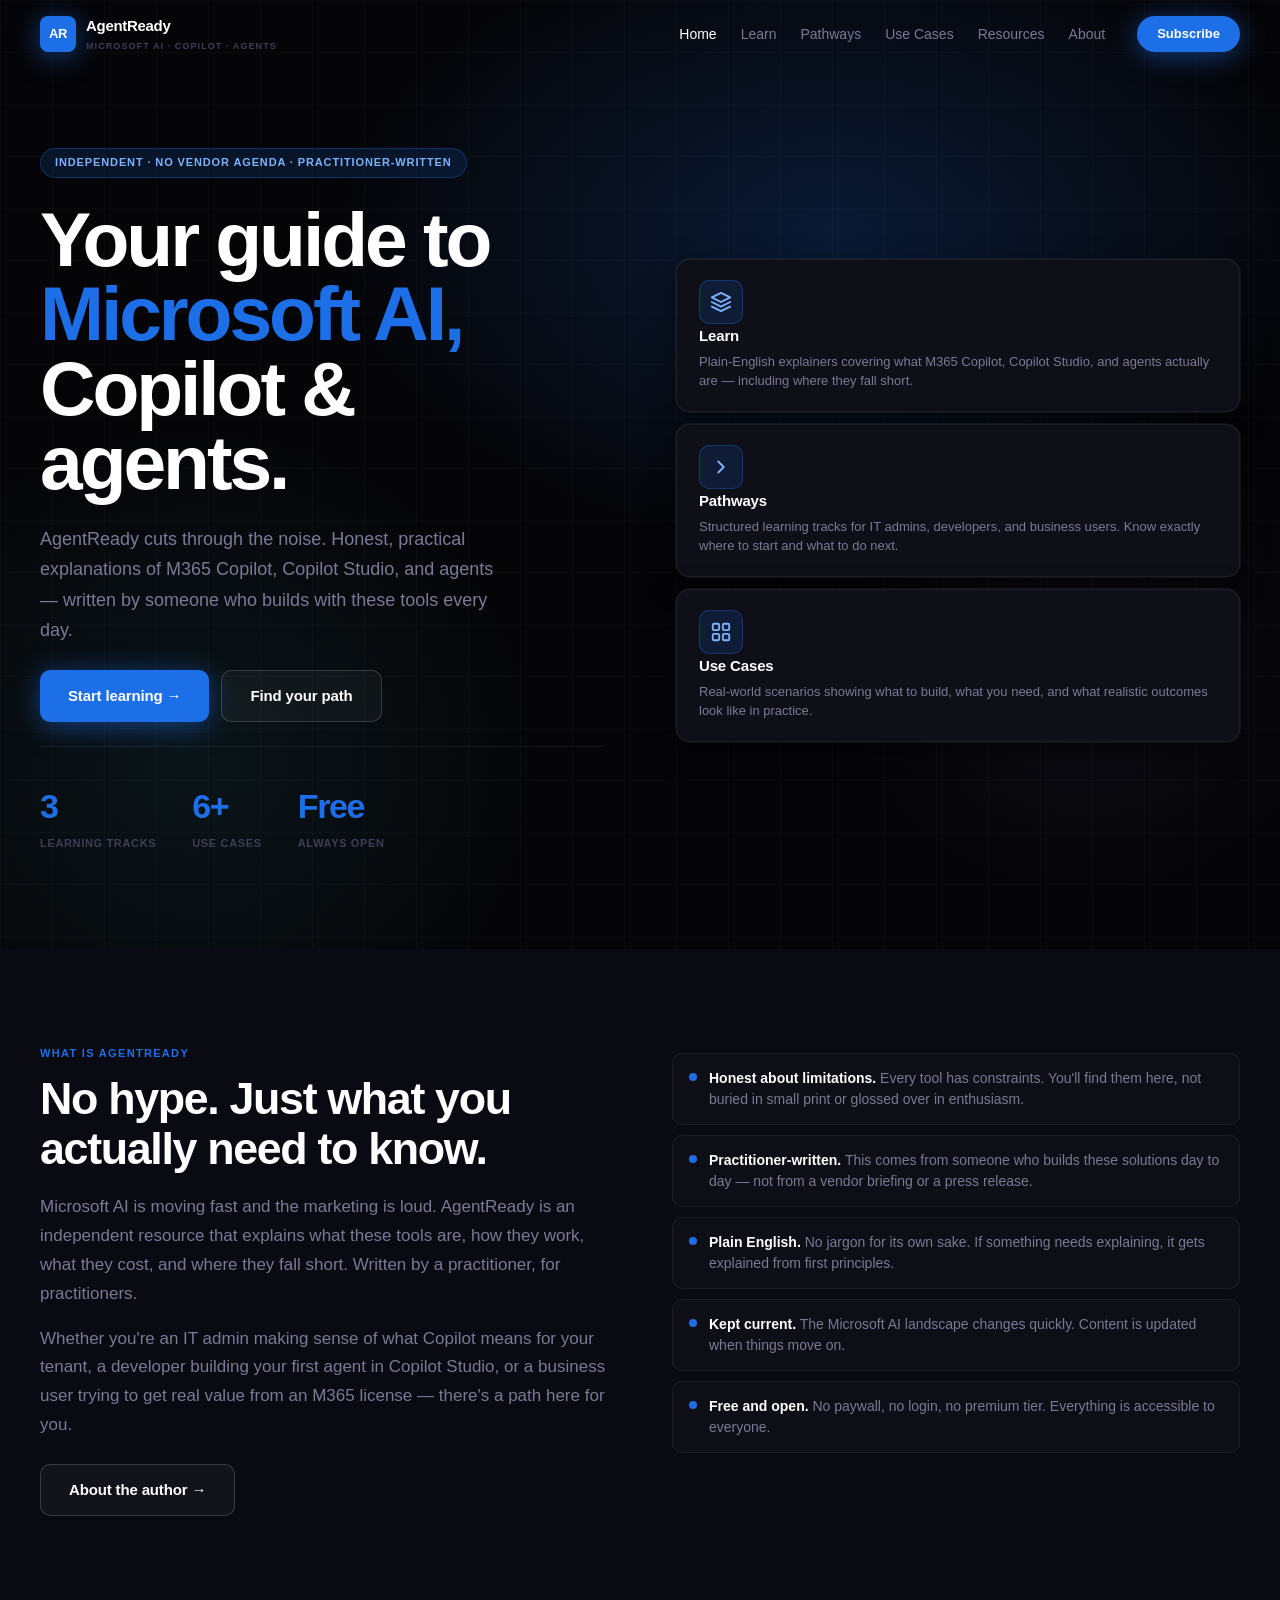
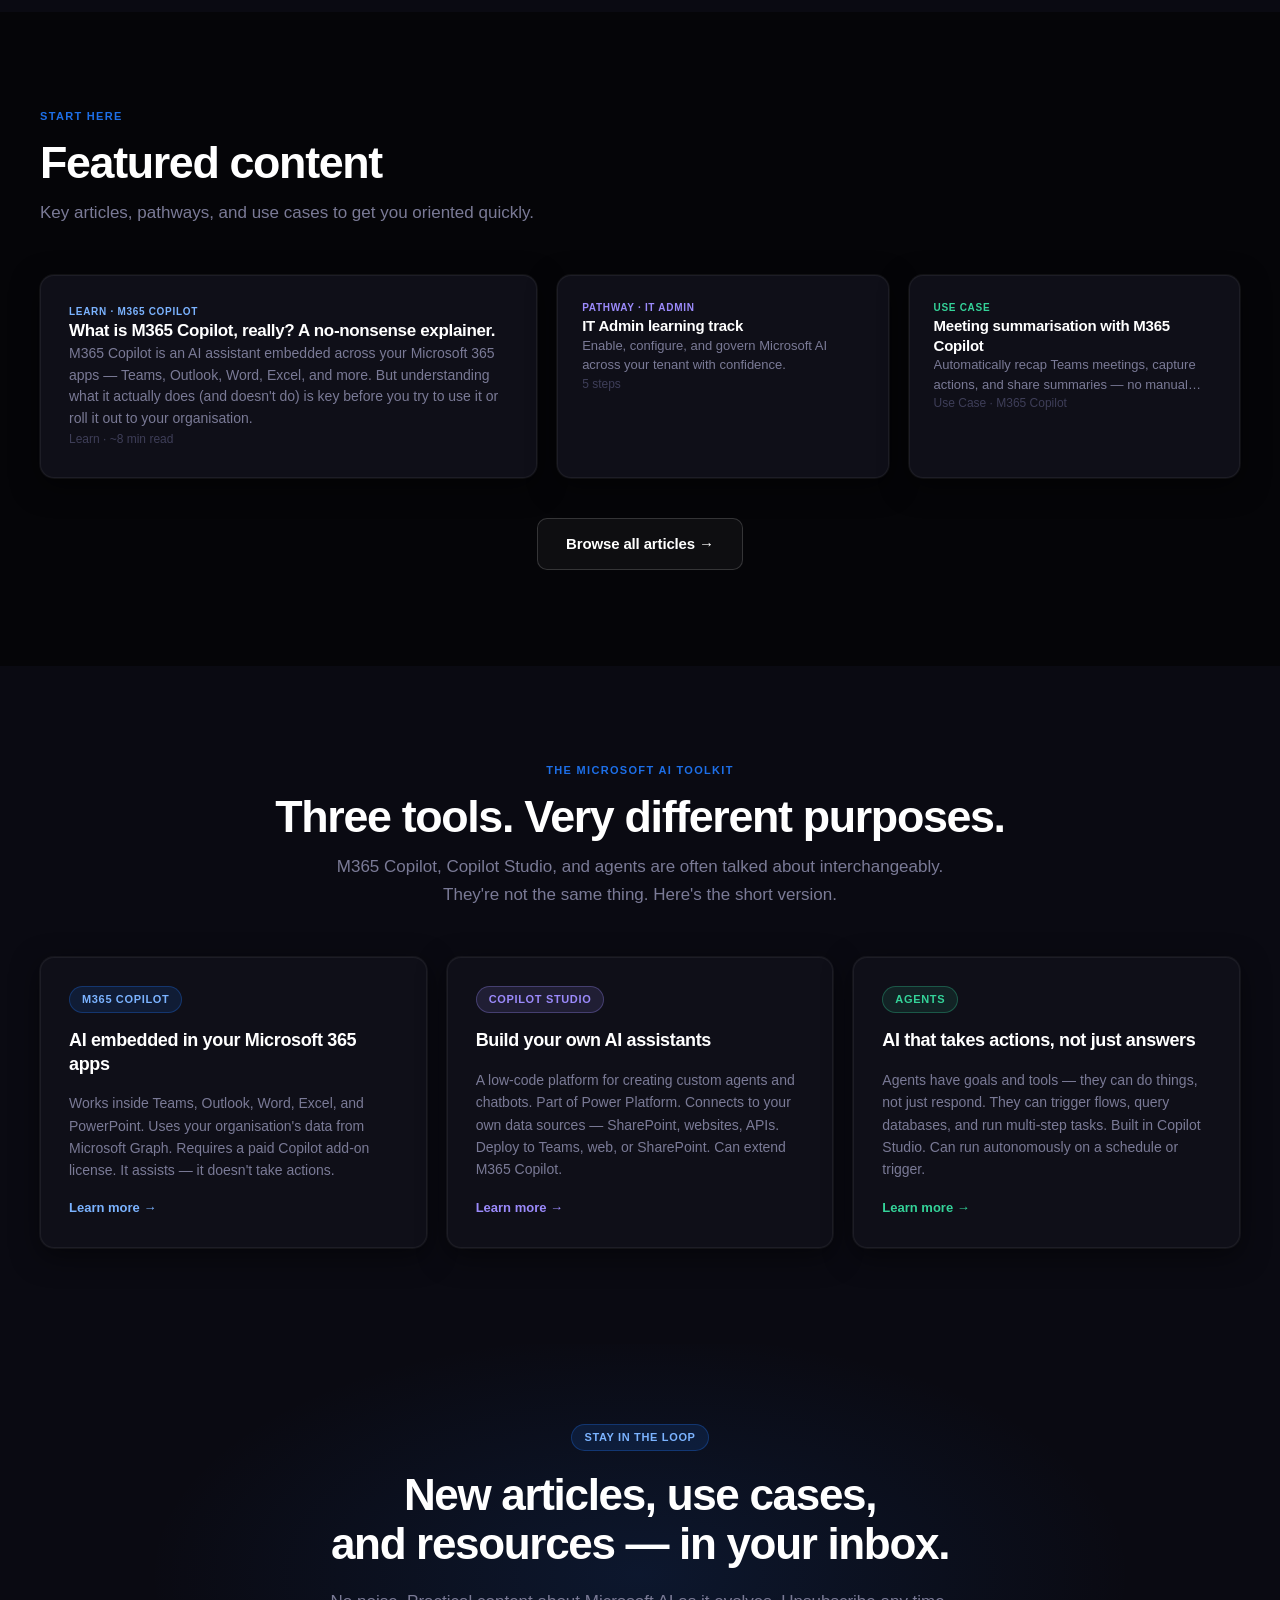
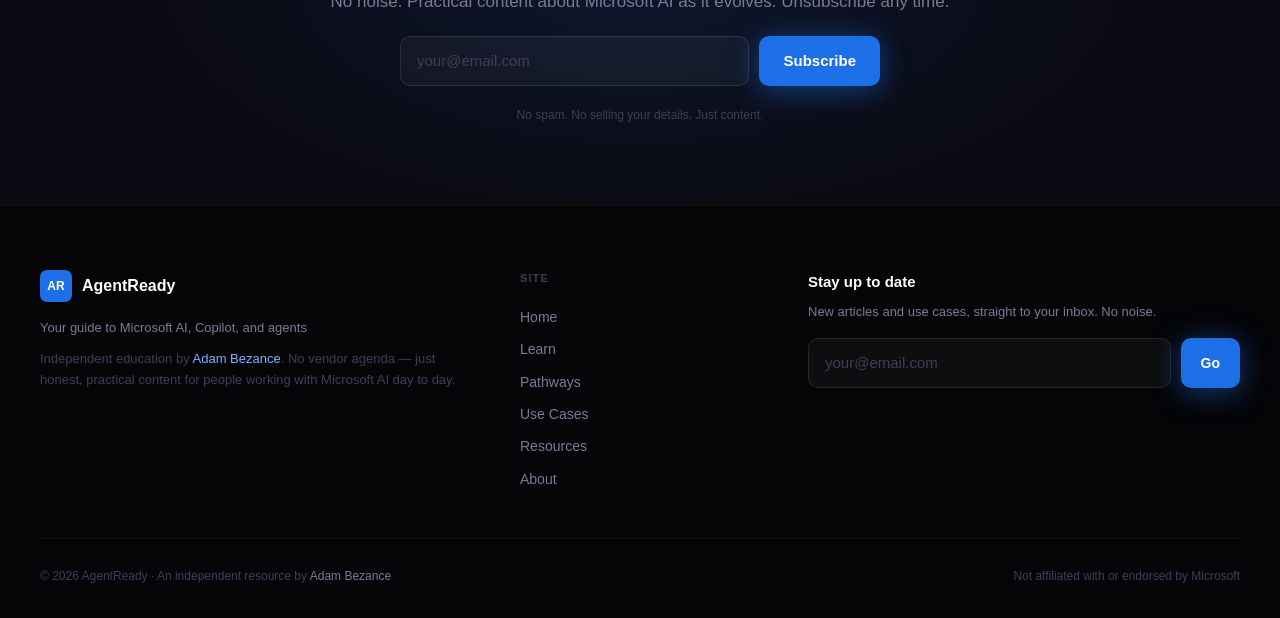
<file: agentready/index.html>
<!DOCTYPE html>
<html lang="en">
<head>
<meta charset="UTF-8">
<meta name="viewport" content="width=device-width, initial-scale=1.0">
<title>AgentReady — Your guide to Microsoft AI, Copilot, and agents</title>
<meta name="description" content="AgentReady is an independent education resource covering M365 Copilot, Copilot Studio, and agents. Honest, practical content with no vendor agenda.">
<link rel="stylesheet" href="styles.css">
<style>
/* ── Hero ──────────────────────────────────────────────────── */
.hero {
  min-height: 100vh;
  display: flex; align-items: center;
  padding: calc(var(--nav-h) + 80px) var(--pad-x) 96px;
  position: relative; overflow: hidden;
  background: var(--canvas);
}
.hero-bg {
  position: absolute; inset: 0; pointer-events: none;
  background:
    radial-gradient(ellipse 65% 55% at 65% 25%, rgba(29,111,232,0.20) 0%, transparent 60%),
    radial-gradient(ellipse 50% 65% at 15% 80%, rgba(80,230,255,0.07) 0%, transparent 55%),
    radial-gradient(ellipse 40% 50% at 85% 70%, rgba(123,94,166,0.08) 0%, transparent 50%);
}
.hero-grid-overlay {
  position: absolute; inset: 0; pointer-events: none; opacity: 0.018;
  background-image:
    linear-gradient(rgba(255,255,255,1) 1px, transparent 1px),
    linear-gradient(90deg, rgba(255,255,255,1) 1px, transparent 1px);
  background-size: 52px 52px;
}
.hero-inner {
  position: relative; z-index: 1;
  max-width: var(--wide); margin: 0 auto; width: 100%;
  display: grid; grid-template-columns: 1fr 1fr; gap: 72px; align-items: center;
}
.hero-content { display: flex; flex-direction: column; gap: 24px; }
.hero-badge {
  display: inline-flex; align-items: center; gap: 8px;
  padding: 5px 14px; border-radius: var(--r-full);
  background: var(--blue-dim); color: var(--blue-lt);
  border: 1px solid var(--blue-brd);
  font-size: 11px; font-weight: 700; letter-spacing: 0.08em; text-transform: uppercase;
  width: fit-content;
}
.hero-title {
  font-size: clamp(48px, 6vw, 82px); font-weight: 800;
  letter-spacing: -0.04em; line-height: 0.97; color: var(--fg);
}
.hero-title em { font-style: normal; color: var(--blue); }
.hero-sub { font-size: clamp(16px, 1.8vw, 18px); color: var(--fg-2); line-height: 1.7; max-width: 460px; }
.hero-actions { display: flex; gap: 12px; flex-wrap: wrap; }
.hero-stats {
  display: flex; gap: 36px; flex-wrap: wrap;
  padding-top: 32px; border-top: 1px solid var(--border);
}
.stat-num   { font-size: 34px; font-weight: 800; letter-spacing: -0.04em; color: var(--blue); }
.stat-label { font-size: 11px; color: var(--fg-3); font-weight: 600; letter-spacing: 0.06em; text-transform: uppercase; margin-top: 2px; }

/* Hero feature cards */
.hero-cards { display: flex; flex-direction: column; gap: 12px; }
.hero-card {
  padding: 20px 22px; display: flex; gap: 16px; align-items: flex-start;
  text-decoration: none; cursor: pointer;
}
.hc-icon {
  width: 44px; height: 44px; border-radius: var(--r-md);
  background: var(--blue-dim); border: 1px solid var(--blue-brd);
  display: flex; align-items: center; justify-content: center; flex-shrink: 0;
}
.hc-name { font-size: 15px; font-weight: 700; color: var(--fg); letter-spacing: -0.01em; margin-bottom: 4px; }
.hc-desc { font-size: 13px; color: var(--fg-2); line-height: 1.5; }

/* ── Intro ─────────────────────────────────────────────────── */
.intro-grid {
  display: grid; grid-template-columns: 1fr 1fr; gap: 64px; align-items: start;
}
.intro-body { font-size: 17px; color: var(--fg-2); line-height: 1.7; margin-bottom: 16px; }
.principles { display: flex; flex-direction: column; gap: 10px; margin-top: 8px; }
.principle {
  display: flex; gap: 12px; align-items: flex-start;
  padding: 14px 16px; border-radius: var(--r-md);
  background: rgba(255,255,255,0.02); border: 1px solid var(--border);
}
.p-dot { width: 8px; height: 8px; border-radius: 50%; background: var(--blue); flex-shrink: 0; margin-top: 5px; }
.p-text { font-size: 14px; color: var(--fg-2); line-height: 1.5; }
.p-text strong { color: var(--fg); font-weight: 600; }

/* ── Featured content ──────────────────────────────────────── */
.featured-grid { display: grid; grid-template-columns: 1.5fr 1fr 1fr; gap: 20px; }
.feat-card { padding: 24px; display: flex; flex-direction: column; gap: 12px; text-decoration: none; }
.feat-card.large { padding: 28px; }
.feat-tag { font-size: 10px; font-weight: 700; letter-spacing: 0.07em; text-transform: uppercase; }
.feat-tag.learn   { color: var(--blue-lt); }
.feat-tag.pathway { color: var(--violet); }
.feat-tag.usecase { color: var(--green); }
.feat-title    { font-size: 17px; font-weight: 700; color: var(--fg); line-height: 1.35; letter-spacing: -0.02em; }
.feat-title-sm { font-size: 15px; font-weight: 700; color: var(--fg); line-height: 1.3;  letter-spacing: -0.015em; }
.feat-excerpt  { font-size: 14px; color: var(--fg-2); line-height: 1.55; }
.feat-excerpt-sm { font-size: 13px; color: var(--fg-2); line-height: 1.5; overflow: hidden; display: -webkit-box; -webkit-line-clamp: 2; -webkit-box-orient: vertical; }
.feat-meta     { font-size: 12px; color: var(--fg-3); margin-top: auto; }

@media (max-width: 900px) {
  .hero-inner { grid-template-columns: 1fr; gap: 48px; }
  .hero-cards { display: none; }
  .intro-grid { grid-template-columns: 1fr; gap: 40px; }
  .featured-grid { grid-template-columns: 1fr; }
}
@media (max-width: 640px) {
  .hero { padding-top: calc(var(--nav-h) + 48px); padding-bottom: 64px; }
}
</style>
</head>
<body>

<!-- NAVIGATION -->
<nav class="nav" id="nav">
  <div class="nav-inner">
    <a class="nav-logo" href="index.html">
      <div class="nav-mark">AR</div>
      <div class="nav-identity">
        <span class="nav-name">AgentReady</span>
        <span class="nav-sub">Microsoft AI · Copilot · Agents</span>
      </div>
    </a>
    <div class="nav-links" id="nav-links">
      <a class="nav-link active" href="index.html">Home</a>
      <a class="nav-link" href="learn.html">Learn</a>
      <a class="nav-link" href="pathways.html">Pathways</a>
      <a class="nav-link" href="use-cases.html">Use Cases</a>
      <a class="nav-link" href="resources.html">Resources</a>
      <a class="nav-link" href="about.html">About</a>
      <a class="nav-cta" href="#newsletter">Subscribe</a>
    </div>
    <button class="nav-toggle" id="nav-toggle" aria-label="Open menu">
      <span></span><span></span><span></span>
    </button>
  </div>
</nav>

<!-- HERO -->
<section class="hero">
  <div class="hero-bg"></div>
  <div class="hero-grid-overlay"></div>
  <div class="hero-inner">
    <div class="hero-content reveal">
      <div class="hero-badge">Independent · No vendor agenda · Practitioner-written</div>
      <h1 class="hero-title">Your guide to<br><em>Microsoft AI,</em><br>Copilot &amp; agents.</h1>
      <p class="hero-sub">AgentReady cuts through the noise. Honest, practical explanations of M365 Copilot, Copilot Studio, and agents — written by someone who builds with these tools every day.</p>
      <div class="hero-actions">
        <a class="btn btn-primary" href="learn.html">Start learning →</a>
        <a class="btn btn-secondary" href="pathways.html">Find your path</a>
      </div>
      <div class="hero-stats">
        <div>
          <div class="stat-num">3</div>
          <div class="stat-label">Learning tracks</div>
        </div>
        <div>
          <div class="stat-num">6+</div>
          <div class="stat-label">Use cases</div>
        </div>
        <div>
          <div class="stat-num">Free</div>
          <div class="stat-label">Always open</div>
        </div>
      </div>
    </div>
    <div class="hero-cards reveal reveal-d1">
      <a class="card hero-card" href="learn.html">
        <div class="hc-icon">
          <svg width="22" height="22" viewBox="0 0 24 24" fill="none"><path d="M12 2L2 7l10 5 10-5-10-5zM2 17l10 5 10-5M2 12l10 5 10-5" stroke="#7BB3FF" stroke-width="2" stroke-linecap="round" stroke-linejoin="round"/></svg>
        </div>
        <div>
          <div class="hc-name">Learn</div>
          <div class="hc-desc">Plain-English explainers covering what M365 Copilot, Copilot Studio, and agents actually are — including where they fall short.</div>
        </div>
      </a>
      <a class="card hero-card" href="pathways.html">
        <div class="hc-icon">
          <svg width="22" height="22" viewBox="0 0 24 24" fill="none"><path d="M9 18l6-6-6-6" stroke="#7BB3FF" stroke-width="2" stroke-linecap="round" stroke-linejoin="round"/></svg>
        </div>
        <div>
          <div class="hc-name">Pathways</div>
          <div class="hc-desc">Structured learning tracks for IT admins, developers, and business users. Know exactly where to start and what to do next.</div>
        </div>
      </a>
      <a class="card hero-card" href="use-cases.html">
        <div class="hc-icon">
          <svg width="22" height="22" viewBox="0 0 24 24" fill="none"><rect x="3" y="3" width="7" height="7" rx="1.5" stroke="#7BB3FF" stroke-width="2"/><rect x="14" y="3" width="7" height="7" rx="1.5" stroke="#7BB3FF" stroke-width="2"/><rect x="3" y="14" width="7" height="7" rx="1.5" stroke="#7BB3FF" stroke-width="2"/><rect x="14" y="14" width="7" height="7" rx="1.5" stroke="#7BB3FF" stroke-width="2"/></svg>
        </div>
        <div>
          <div class="hc-name">Use Cases</div>
          <div class="hc-desc">Real-world scenarios showing what to build, what you need, and what realistic outcomes look like in practice.</div>
        </div>
      </a>
    </div>
  </div>
</section>

<!-- WHAT IS AGENTREADY -->
<section class="section section-alt">
  <div class="section-inner">
    <div class="intro-grid">
      <div class="reveal">
        <div class="eyebrow">What is AgentReady</div>
        <h2 class="section-title" style="margin-top:12px;margin-bottom:20px">No hype. Just what you actually need to know.</h2>
        <p class="intro-body">Microsoft AI is moving fast and the marketing is loud. AgentReady is an independent resource that explains what these tools are, how they work, what they cost, and where they fall short. Written by a practitioner, for practitioners.</p>
        <p class="intro-body">Whether you're an IT admin making sense of what Copilot means for your tenant, a developer building your first agent in Copilot Studio, or a business user trying to get real value from an M365 license — there's a path here for you.</p>
        <a class="btn btn-secondary" style="margin-top:8px" href="about.html">About the author →</a>
      </div>
      <div class="principles reveal reveal-d1">
        <div class="principle">
          <div class="p-dot"></div>
          <div class="p-text"><strong>Honest about limitations.</strong> Every tool has constraints. You'll find them here, not buried in small print or glossed over in enthusiasm.</div>
        </div>
        <div class="principle">
          <div class="p-dot"></div>
          <div class="p-text"><strong>Practitioner-written.</strong> This comes from someone who builds these solutions day to day — not from a vendor briefing or a press release.</div>
        </div>
        <div class="principle">
          <div class="p-dot"></div>
          <div class="p-text"><strong>Plain English.</strong> No jargon for its own sake. If something needs explaining, it gets explained from first principles.</div>
        </div>
        <div class="principle">
          <div class="p-dot"></div>
          <div class="p-text"><strong>Kept current.</strong> The Microsoft AI landscape changes quickly. Content is updated when things move on.</div>
        </div>
        <div class="principle">
          <div class="p-dot"></div>
          <div class="p-text"><strong>Free and open.</strong> No paywall, no login, no premium tier. Everything is accessible to everyone.</div>
        </div>
      </div>
    </div>
  </div>
</section>

<!-- FEATURED CONTENT -->
<section class="section">
  <div class="section-inner">
    <div class="section-header reveal">
      <div class="eyebrow">Start here</div>
      <h2 class="section-title">Featured content</h2>
      <p class="section-sub">Key articles, pathways, and use cases to get you oriented quickly.</p>
    </div>
    <div class="featured-grid">
      <a class="card feat-card large reveal" href="learn.html#m365-copilot">
        <div class="feat-tag learn">Learn · M365 Copilot</div>
        <div class="feat-title">What is M365 Copilot, really? A no-nonsense explainer.</div>
        <div class="feat-excerpt">M365 Copilot is an AI assistant embedded across your Microsoft 365 apps — Teams, Outlook, Word, Excel, and more. But understanding what it actually does (and doesn't do) is key before you try to use it or roll it out to your organisation.</div>
        <div class="feat-meta">Learn · ~8 min read</div>
      </a>
      <a class="card feat-card reveal reveal-d1" href="pathways.html#it-admin">
        <div class="feat-tag pathway">Pathway · IT Admin</div>
        <div class="feat-title-sm">IT Admin learning track</div>
        <div class="feat-excerpt-sm">Enable, configure, and govern Microsoft AI across your tenant with confidence.</div>
        <div class="feat-meta">5 steps</div>
      </a>
      <a class="card feat-card reveal reveal-d2" href="use-cases.html#meeting-summary">
        <div class="feat-tag usecase">Use Case</div>
        <div class="feat-title-sm">Meeting summarisation with M365 Copilot</div>
        <div class="feat-excerpt-sm">Automatically recap Teams meetings, capture actions, and share summaries — no manual note-taking required.</div>
        <div class="feat-meta">Use Case · M365 Copilot</div>
      </a>
    </div>
    <div style="text-align:center;margin-top:40px" class="reveal">
      <a class="btn btn-secondary" href="learn.html">Browse all articles →</a>
    </div>
  </div>
</section>

<!-- TOOLS OVERVIEW -->
<section class="section section-alt">
  <div class="section-inner">
    <div class="section-header centered reveal">
      <div class="eyebrow">The Microsoft AI toolkit</div>
      <h2 class="section-title">Three tools. Very different purposes.</h2>
      <p class="section-sub">M365 Copilot, Copilot Studio, and agents are often talked about interchangeably. They're not the same thing. Here's the short version.</p>
    </div>
    <div style="display:grid;grid-template-columns:repeat(3,1fr);gap:20px" class="tools-grid">
      <div class="card reveal" style="padding:28px;display:flex;flex-direction:column;gap:16px">
        <div class="pill pill-blue" style="width:fit-content">M365 Copilot</div>
        <h3 style="font-size:18px;font-weight:700;color:var(--fg);letter-spacing:-0.02em;line-height:1.3">AI embedded in your Microsoft 365 apps</h3>
        <p style="font-size:14px;color:var(--fg-2);line-height:1.6">Works inside Teams, Outlook, Word, Excel, and PowerPoint. Uses your organisation's data from Microsoft Graph. Requires a paid Copilot add-on license. It assists — it doesn't take actions.</p>
        <a href="learn.html#m365-copilot" style="font-size:13px;color:var(--blue-lt);text-decoration:none;font-weight:600;margin-top:auto">Learn more →</a>
      </div>
      <div class="card reveal reveal-d1" style="padding:28px;display:flex;flex-direction:column;gap:16px">
        <div class="pill pill-violet" style="width:fit-content">Copilot Studio</div>
        <h3 style="font-size:18px;font-weight:700;color:var(--fg);letter-spacing:-0.02em;line-height:1.3">Build your own AI assistants</h3>
        <p style="font-size:14px;color:var(--fg-2);line-height:1.6">A low-code platform for creating custom agents and chatbots. Part of Power Platform. Connects to your own data sources — SharePoint, websites, APIs. Deploy to Teams, web, or SharePoint. Can extend M365 Copilot.</p>
        <a href="learn.html#copilot-studio" style="font-size:13px;color:var(--violet);text-decoration:none;font-weight:600;margin-top:auto">Learn more →</a>
      </div>
      <div class="card reveal reveal-d2" style="padding:28px;display:flex;flex-direction:column;gap:16px">
        <div class="pill pill-green" style="width:fit-content">Agents</div>
        <h3 style="font-size:18px;font-weight:700;color:var(--fg);letter-spacing:-0.02em;line-height:1.3">AI that takes actions, not just answers</h3>
        <p style="font-size:14px;color:var(--fg-2);line-height:1.6">Agents have goals and tools — they can do things, not just respond. They can trigger flows, query databases, and run multi-step tasks. Built in Copilot Studio. Can run autonomously on a schedule or trigger.</p>
        <a href="learn.html#agents" style="font-size:13px;color:var(--green);text-decoration:none;font-weight:600;margin-top:auto">Learn more →</a>
      </div>
    </div>
  </div>
</section>

<!-- NEWSLETTER CTA -->
<section class="cta-band" id="newsletter">
  <div class="cta-band-bg"></div>
  <div class="cta-band-inner reveal">
    <div class="pill pill-blue">Stay in the loop</div>
    <h2 class="cta-title">New articles, use cases,<br>and resources — in your inbox.</h2>
    <p class="cta-sub">No noise. Practical content about Microsoft AI as it evolves. Unsubscribe any time.</p>
    <form class="nl-form" style="max-width:480px;width:100%" onsubmit="return false;">
      <input class="nl-input" type="email" placeholder="your@email.com" required>
      <button class="nl-btn" type="submit">Subscribe</button>
    </form>
    <p style="font-size:12px;color:var(--fg-3)">No spam. No selling your details. Just content.</p>
  </div>
</section>

<!-- FOOTER -->
<footer>
  <div class="footer-inner">
    <div>
      <div class="footer-logo">
        <div class="footer-mark">AR</div>
        <span class="footer-wordmark">AgentReady</span>
      </div>
      <div class="footer-tagline">Your guide to Microsoft AI, Copilot, and agents</div>
      <p class="footer-desc">Independent education by <a href="about.html">Adam Bezance</a>. No vendor agenda — just honest, practical content for people working with Microsoft AI day to day.</p>
    </div>
    <div>
      <div class="footer-nav-title">Site</div>
      <div class="footer-nav-links">
        <a href="index.html">Home</a>
        <a href="learn.html">Learn</a>
        <a href="pathways.html">Pathways</a>
        <a href="use-cases.html">Use Cases</a>
        <a href="resources.html">Resources</a>
        <a href="about.html">About</a>
      </div>
    </div>
    <div>
      <div class="footer-nl-title">Stay up to date</div>
      <div class="footer-nl-desc">New articles and use cases, straight to your inbox. No noise.</div>
      <form class="nl-form" onsubmit="return false;">
        <input class="nl-input" type="email" placeholder="your@email.com" required>
        <button class="nl-btn" type="submit" style="padding:12px 20px;font-size:14px">Go</button>
      </form>
    </div>
  </div>
  <div class="footer-bottom">
    <span class="footer-copy">© 2026 AgentReady · An independent resource by <a href="about.html">Adam Bezance</a></span>
    <span class="footer-copy">Not affiliated with or endorsed by Microsoft</span>
  </div>
</footer>

<script>
  // Nav scroll glass
  const nav = document.getElementById('nav');
  window.addEventListener('scroll', () => nav.classList.toggle('scrolled', window.scrollY > 30));

  // Mobile nav
  const toggle = document.getElementById('nav-toggle');
  const links  = document.getElementById('nav-links');
  toggle?.addEventListener('click', () => links.classList.toggle('open'));

  // Scroll reveal
  const obs = new IntersectionObserver((entries) => {
    entries.forEach(e => { if (e.isIntersecting) { e.target.classList.add('visible'); obs.unobserve(e.target); }});
  }, { threshold: 0.10 });
  document.querySelectorAll('.reveal').forEach(el => obs.observe(el));
</script>
</body>
</html>
</file>
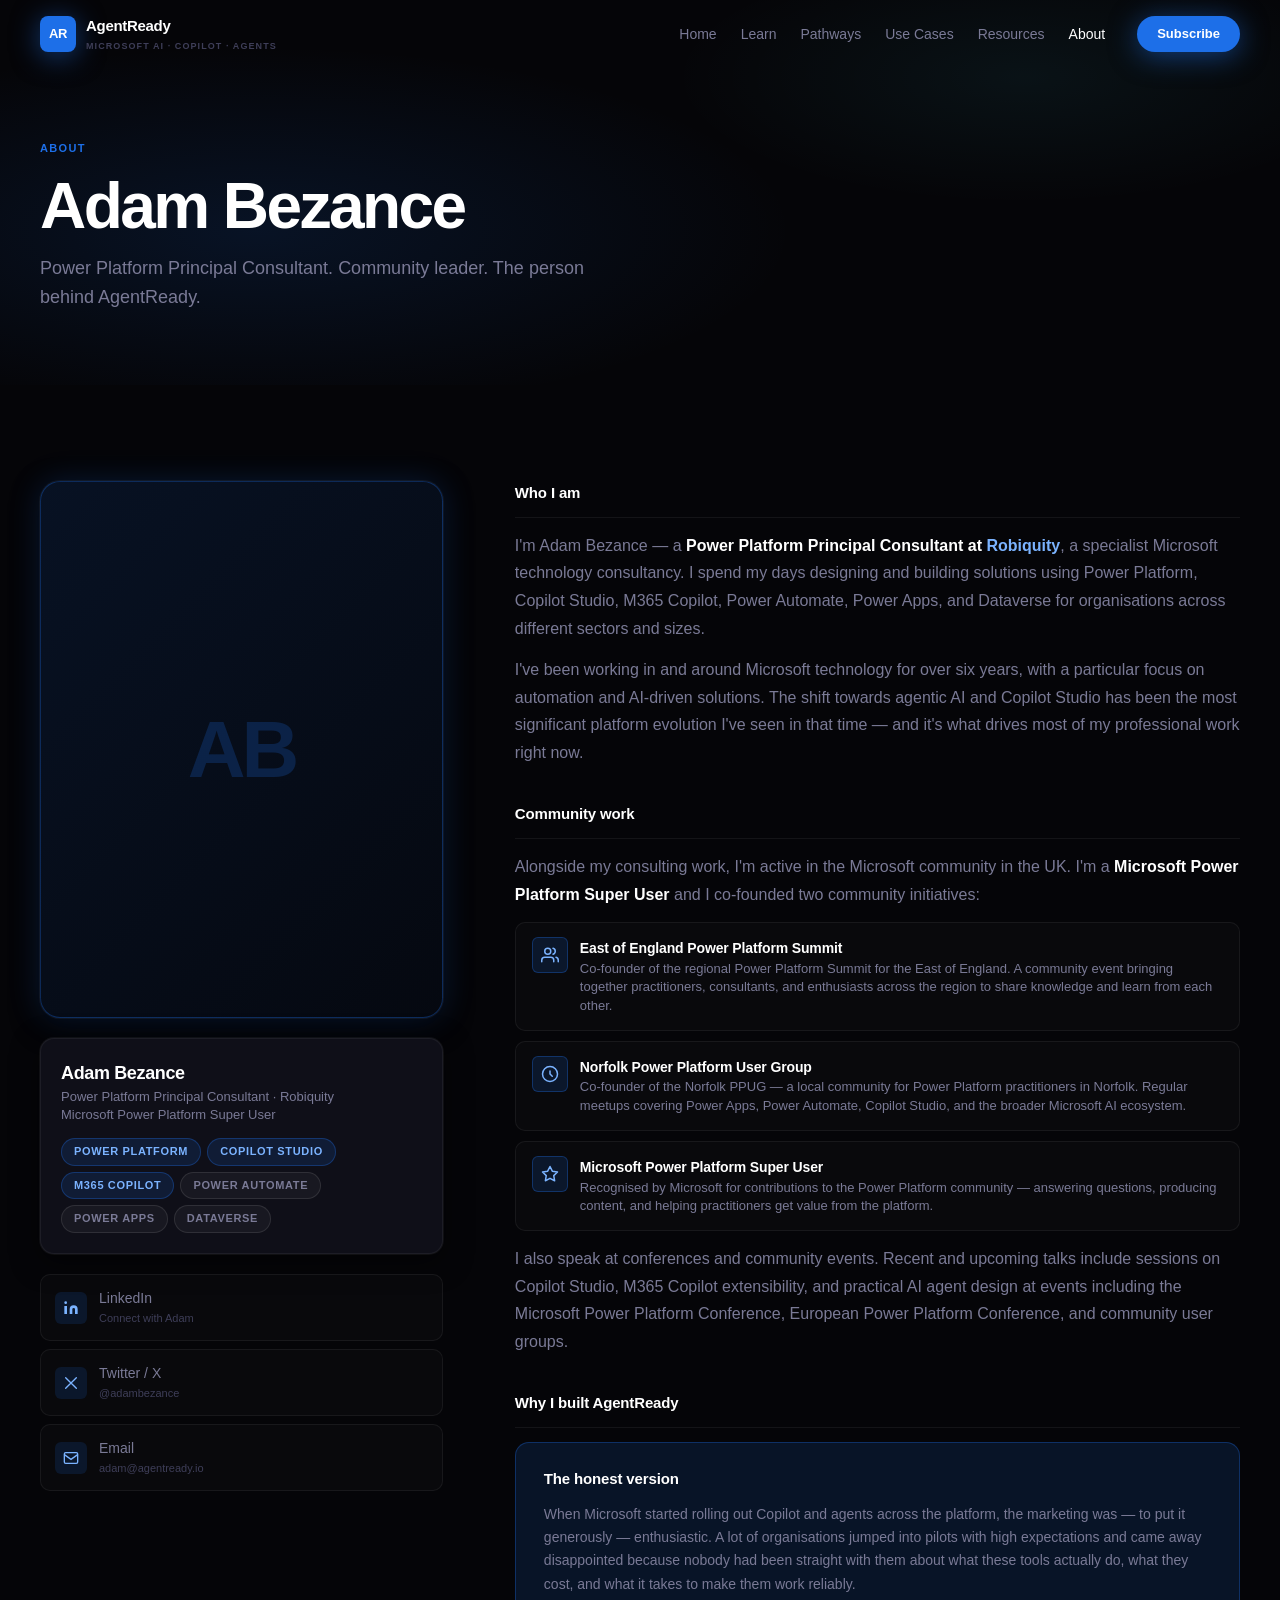
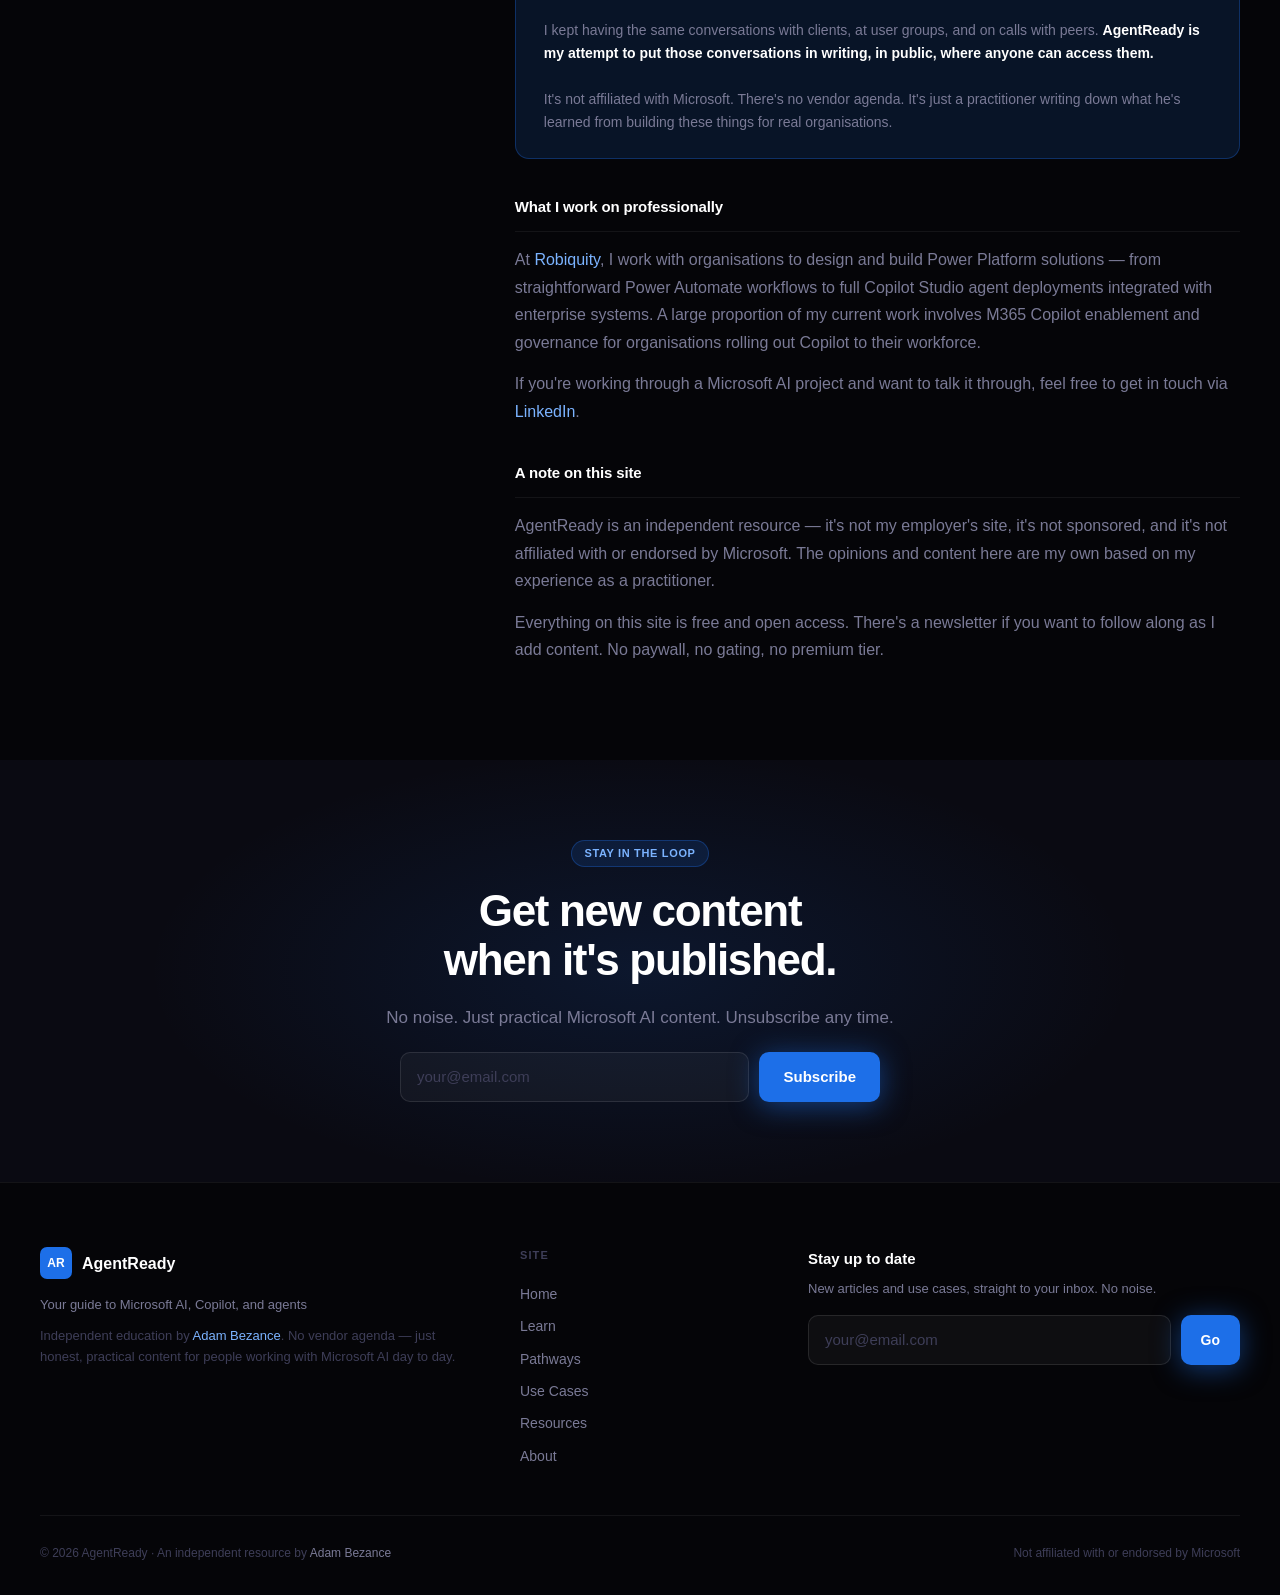
<file: agentready/about.html>
<!DOCTYPE html>
<html lang="en">
<head>
<meta charset="UTF-8">
<meta name="viewport" content="width=device-width, initial-scale=1.0">
<title>About — AgentReady</title>
<meta name="description" content="About Adam Bezance — Power Platform Principal Consultant, community leader, and the person behind AgentReady.">
<link rel="stylesheet" href="styles.css">
<style>
/* ── About layout ──────────────────────────────────────────── */
.about-grid {
  display: grid; grid-template-columns: 1fr 1.8fr; gap: 72px; align-items: start;
}
.about-aside { display: flex; flex-direction: column; gap: 20px; }

/* Photo block */
.photo-block {
  aspect-ratio: 3/4; border-radius: var(--r-xl);
  background: linear-gradient(135deg, rgba(29,111,232,0.12) 0%, rgba(29,111,232,0.04) 100%);
  border: 1px solid var(--blue-brd);
  box-shadow: 0 0 32px rgba(29,111,232,0.20), var(--glow-card);
  display: flex; align-items: center; justify-content: center;
  font-size: 80px; font-weight: 800; color: var(--blue);
  opacity: 1; letter-spacing: -0.05em;
}
.photo-placeholder { opacity: 0.22; }

/* Profile card */
.profile-card {
  padding: 20px; border-radius: var(--r-lg);
  background: var(--surface); border: 1px solid var(--border);
  box-shadow: var(--glow-card);
  display: flex; flex-direction: column; gap: 14px;
}
.profile-name  { font-size: 18px; font-weight: 800; color: var(--fg); letter-spacing: -0.02em; }
.profile-role  { font-size: 13px; color: var(--fg-2); line-height: 1.4; }
.profile-tags  { display: flex; flex-wrap: wrap; gap: 6px; }

/* Content column */
.about-content { display: flex; flex-direction: column; gap: 36px; }
.about-section { display: flex; flex-direction: column; gap: 14px; }
.about-h3 {
  font-size: 15px; font-weight: 700; color: var(--fg);
  letter-spacing: -0.01em; padding-bottom: 12px;
  border-bottom: 1px solid var(--border);
}
.about-p { font-size: 16px; color: var(--fg-2); line-height: 1.72; }
.about-p strong { color: var(--fg); font-weight: 600; }
.about-p a { color: var(--blue-lt); text-decoration: none; }
.about-p a:hover { text-decoration: underline; }

/* Credentials */
.creds { display: flex; flex-direction: column; gap: 10px; }
.cred {
  display: flex; gap: 12px; align-items: flex-start;
  padding: 14px 16px; border-radius: var(--r-md);
  background: rgba(255,255,255,0.02); border: 1px solid var(--border);
  transition: border-color var(--t-base) var(--ease);
}
.cred:hover { border-color: var(--blue-brd); }
.cred-icon {
  width: 36px; height: 36px; border-radius: var(--r-sm);
  background: var(--blue-dim); border: 1px solid var(--blue-brd);
  display: flex; align-items: center; justify-content: center;
  flex-shrink: 0;
}
.cred-name  { font-size: 14px; font-weight: 600; color: var(--fg); letter-spacing: -0.01em; }
.cred-desc  { font-size: 13px; color: var(--fg-2); line-height: 1.45; }

/* AgentReady section */
.ar-box {
  padding: 24px 28px; border-radius: var(--r-lg);
  background: var(--blue-dim); border: 1px solid var(--blue-brd);
  display: flex; flex-direction: column; gap: 12px;
}
.ar-box-title { font-size: 15px; font-weight: 700; color: var(--fg); letter-spacing: -0.01em; }
.ar-box-body  { font-size: 14px; color: var(--fg-2); line-height: 1.65; }
.ar-box-body strong { color: var(--fg); }

/* Contact */
.contact-links { display: flex; flex-direction: column; gap: 8px; }
.contact-link {
  display: flex; gap: 12px; align-items: center;
  padding: 12px 14px; border-radius: var(--r-md);
  background: rgba(255,255,255,0.02); border: 1px solid var(--border);
  text-decoration: none; font-size: 14px; color: var(--fg-2);
  transition: all var(--t-base) var(--ease);
}
.contact-link:hover { border-color: var(--blue-brd); color: var(--fg); }
.contact-link-icon {
  width: 32px; height: 32px; border-radius: var(--r-sm);
  background: var(--blue-dim); display: flex; align-items: center; justify-content: center;
  flex-shrink: 0;
}
.contact-link-label { font-size: 11px; color: var(--fg-3); display: block; margin-top: 1px; }

@media (max-width: 768px) {
  .about-grid { grid-template-columns: 1fr; gap: 40px; }
  .photo-block { aspect-ratio: 4/3; }
}
</style>
</head>
<body>

<!-- NAVIGATION -->
<nav class="nav" id="nav">
  <div class="nav-inner">
    <a class="nav-logo" href="index.html">
      <div class="nav-mark">AR</div>
      <div class="nav-identity">
        <span class="nav-name">AgentReady</span>
        <span class="nav-sub">Microsoft AI · Copilot · Agents</span>
      </div>
    </a>
    <div class="nav-links" id="nav-links">
      <a class="nav-link" href="index.html">Home</a>
      <a class="nav-link" href="learn.html">Learn</a>
      <a class="nav-link" href="pathways.html">Pathways</a>
      <a class="nav-link" href="use-cases.html">Use Cases</a>
      <a class="nav-link" href="resources.html">Resources</a>
      <a class="nav-link active" href="about.html">About</a>
      <a class="nav-cta" href="index.html#newsletter">Subscribe</a>
    </div>
    <button class="nav-toggle" id="nav-toggle" aria-label="Open menu">
      <span></span><span></span><span></span>
    </button>
  </div>
</nav>

<!-- PAGE HEADER -->
<div class="page-header">
  <div class="page-header-bg"></div>
  <div class="page-header-inner">
    <div class="eyebrow">About</div>
    <h1 class="page-title">Adam Bezance</h1>
    <p class="page-desc">Power Platform Principal Consultant. Community leader. The person behind AgentReady.</p>
  </div>
</div>

<!-- ABOUT CONTENT -->
<section class="section">
  <div class="section-inner">
    <div class="about-grid">

      <!-- Aside -->
      <div class="about-aside reveal">
        <div class="photo-block"><span class="photo-placeholder">AB</span></div>
        <div class="profile-card">
          <div>
            <div class="profile-name">Adam Bezance</div>
            <div class="profile-role">Power Platform Principal Consultant · Robiquity<br>Microsoft Power Platform Super User</div>
          </div>
          <div class="profile-tags">
            <span class="pill pill-blue">Power Platform</span>
            <span class="pill pill-blue">Copilot Studio</span>
            <span class="pill pill-blue">M365 Copilot</span>
            <span class="pill pill-neutral">Power Automate</span>
            <span class="pill pill-neutral">Power Apps</span>
            <span class="pill pill-neutral">Dataverse</span>
          </div>
        </div>
        <div class="contact-links">
          <a class="contact-link" href="https://linkedin.com/in/adambezance" target="_blank" rel="noopener">
            <div class="contact-link-icon">
              <svg width="16" height="16" viewBox="0 0 24 24" fill="#7BB3FF"><path d="M16 8a6 6 0 016 6v7h-4v-7a2 2 0 00-2-2 2 2 0 00-2 2v7h-4v-7a6 6 0 016-6zM2 9h4v12H2z"/><circle cx="4" cy="4" r="2" fill="#7BB3FF"/></svg>
            </div>
            <div>
              <div>LinkedIn</div>
              <span class="contact-link-label">Connect with Adam</span>
            </div>
          </a>
          <a class="contact-link" href="https://twitter.com/adambezance" target="_blank" rel="noopener">
            <div class="contact-link-icon">
              <svg width="16" height="16" viewBox="0 0 24 24" fill="none"><path d="M4 4l16 16M4 20L20 4" stroke="#7BB3FF" stroke-width="2" stroke-linecap="round"/></svg>
            </div>
            <div>
              <div>Twitter / X</div>
              <span class="contact-link-label">@adambezance</span>
            </div>
          </a>
          <a class="contact-link" href="mailto:adam@agentready.io">
            <div class="contact-link-icon">
              <svg width="16" height="16" viewBox="0 0 24 24" fill="none"><rect x="2" y="4" width="20" height="16" rx="2" stroke="#7BB3FF" stroke-width="2"/><path d="M2 7l10 7 10-7" stroke="#7BB3FF" stroke-width="2"/></svg>
            </div>
            <div>
              <div>Email</div>
              <span class="contact-link-label">adam@agentready.io</span>
            </div>
          </a>
        </div>
      </div>

      <!-- Main content -->
      <div class="about-content">

        <div class="about-section reveal">
          <div class="about-h3">Who I am</div>
          <p class="about-p">I'm Adam Bezance — a <strong>Power Platform Principal Consultant at <a href="https://robiquity.com" target="_blank" rel="noopener">Robiquity</a></strong>, a specialist Microsoft technology consultancy. I spend my days designing and building solutions using Power Platform, Copilot Studio, M365 Copilot, Power Automate, Power Apps, and Dataverse for organisations across different sectors and sizes.</p>
          <p class="about-p">I've been working in and around Microsoft technology for over six years, with a particular focus on automation and AI-driven solutions. The shift towards agentic AI and Copilot Studio has been the most significant platform evolution I've seen in that time — and it's what drives most of my professional work right now.</p>
        </div>

        <div class="about-section reveal">
          <div class="about-h3">Community work</div>
          <p class="about-p">Alongside my consulting work, I'm active in the Microsoft community in the UK. I'm a <strong>Microsoft Power Platform Super User</strong> and I co-founded two community initiatives:</p>
          <div class="creds">
            <div class="cred">
              <div class="cred-icon">
                <svg width="18" height="18" viewBox="0 0 24 24" fill="none"><path d="M17 21v-2a4 4 0 00-4-4H5a4 4 0 00-4 4v2" stroke="#7BB3FF" stroke-width="2" stroke-linecap="round"/><circle cx="9" cy="7" r="4" stroke="#7BB3FF" stroke-width="2"/><path d="M23 21v-2a4 4 0 00-3-3.87M16 3.13a4 4 0 010 7.75" stroke="#7BB3FF" stroke-width="2" stroke-linecap="round"/></svg>
              </div>
              <div>
                <div class="cred-name">East of England Power Platform Summit</div>
                <div class="cred-desc">Co-founder of the regional Power Platform Summit for the East of England. A community event bringing together practitioners, consultants, and enthusiasts across the region to share knowledge and learn from each other.</div>
              </div>
            </div>
            <div class="cred">
              <div class="cred-icon">
                <svg width="18" height="18" viewBox="0 0 24 24" fill="none"><circle cx="12" cy="12" r="10" stroke="#7BB3FF" stroke-width="2"/><path d="M12 8v4l3 3" stroke="#7BB3FF" stroke-width="2" stroke-linecap="round"/></svg>
              </div>
              <div>
                <div class="cred-name">Norfolk Power Platform User Group</div>
                <div class="cred-desc">Co-founder of the Norfolk PPUG — a local community for Power Platform practitioners in Norfolk. Regular meetups covering Power Apps, Power Automate, Copilot Studio, and the broader Microsoft AI ecosystem.</div>
              </div>
            </div>
            <div class="cred">
              <div class="cred-icon">
                <svg width="18" height="18" viewBox="0 0 24 24" fill="none"><polygon points="12 2 15.09 8.26 22 9.27 17 14.14 18.18 21.02 12 17.77 5.82 21.02 7 14.14 2 9.27 8.91 8.26 12 2" stroke="#7BB3FF" stroke-width="2" stroke-linejoin="round"/></svg>
              </div>
              <div>
                <div class="cred-name">Microsoft Power Platform Super User</div>
                <div class="cred-desc">Recognised by Microsoft for contributions to the Power Platform community — answering questions, producing content, and helping practitioners get value from the platform.</div>
              </div>
            </div>
          </div>
          <p class="about-p">I also speak at conferences and community events. Recent and upcoming talks include sessions on Copilot Studio, M365 Copilot extensibility, and practical AI agent design at events including the Microsoft Power Platform Conference, European Power Platform Conference, and community user groups.</p>
        </div>

        <div class="about-section reveal">
          <div class="about-h3">Why I built AgentReady</div>
          <div class="ar-box">
            <div class="ar-box-title">The honest version</div>
            <div class="ar-box-body">
              When Microsoft started rolling out Copilot and agents across the platform, the marketing was — to put it generously — enthusiastic. A lot of organisations jumped into pilots with high expectations and came away disappointed because nobody had been straight with them about what these tools actually do, what they cost, and what it takes to make them work reliably.
              <br><br>
              I kept having the same conversations with clients, at user groups, and on calls with peers. <strong>AgentReady is my attempt to put those conversations in writing, in public, where anyone can access them.</strong>
              <br><br>
              It's not affiliated with Microsoft. There's no vendor agenda. It's just a practitioner writing down what he's learned from building these things for real organisations.
            </div>
          </div>
        </div>

        <div class="about-section reveal">
          <div class="about-h3">What I work on professionally</div>
          <p class="about-p">At <a href="https://robiquity.com" target="_blank" rel="noopener">Robiquity</a>, I work with organisations to design and build Power Platform solutions — from straightforward Power Automate workflows to full Copilot Studio agent deployments integrated with enterprise systems. A large proportion of my current work involves M365 Copilot enablement and governance for organisations rolling out Copilot to their workforce.</p>
          <p class="about-p">If you're working through a Microsoft AI project and want to talk it through, feel free to get in touch via <a href="https://linkedin.com/in/adambezance" target="_blank" rel="noopener">LinkedIn</a>.</p>
        </div>

        <div class="about-section reveal">
          <div class="about-h3">A note on this site</div>
          <p class="about-p">AgentReady is an independent resource — it's not my employer's site, it's not sponsored, and it's not affiliated with or endorsed by Microsoft. The opinions and content here are my own based on my experience as a practitioner.</p>
          <p class="about-p">Everything on this site is free and open access. There's a newsletter if you want to follow along as I add content. No paywall, no gating, no premium tier.</p>
        </div>

      </div>
    </div>
  </div>
</section>

<!-- NEWSLETTER CTA -->
<section class="cta-band" id="newsletter">
  <div class="cta-band-bg"></div>
  <div class="cta-band-inner reveal">
    <div class="pill pill-blue">Stay in the loop</div>
    <h2 class="cta-title">Get new content<br>when it's published.</h2>
    <p class="cta-sub">No noise. Just practical Microsoft AI content. Unsubscribe any time.</p>
    <form class="nl-form" style="max-width:480px;width:100%" onsubmit="return false;">
      <input class="nl-input" type="email" placeholder="your@email.com" required>
      <button class="nl-btn" type="submit">Subscribe</button>
    </form>
  </div>
</section>

<!-- FOOTER -->
<footer>
  <div class="footer-inner">
    <div>
      <div class="footer-logo">
        <div class="footer-mark">AR</div>
        <span class="footer-wordmark">AgentReady</span>
      </div>
      <div class="footer-tagline">Your guide to Microsoft AI, Copilot, and agents</div>
      <p class="footer-desc">Independent education by <a href="about.html">Adam Bezance</a>. No vendor agenda — just honest, practical content for people working with Microsoft AI day to day.</p>
    </div>
    <div>
      <div class="footer-nav-title">Site</div>
      <div class="footer-nav-links">
        <a href="index.html">Home</a>
        <a href="learn.html">Learn</a>
        <a href="pathways.html">Pathways</a>
        <a href="use-cases.html">Use Cases</a>
        <a href="resources.html">Resources</a>
        <a href="about.html">About</a>
      </div>
    </div>
    <div>
      <div class="footer-nl-title">Stay up to date</div>
      <div class="footer-nl-desc">New articles and use cases, straight to your inbox. No noise.</div>
      <form class="nl-form" onsubmit="return false;">
        <input class="nl-input" type="email" placeholder="your@email.com" required>
        <button class="nl-btn" type="submit" style="padding:12px 20px;font-size:14px">Go</button>
      </form>
    </div>
  </div>
  <div class="footer-bottom">
    <span class="footer-copy">© 2026 AgentReady · An independent resource by <a href="about.html">Adam Bezance</a></span>
    <span class="footer-copy">Not affiliated with or endorsed by Microsoft</span>
  </div>
</footer>

<script>
  const nav = document.getElementById('nav');
  window.addEventListener('scroll', () => nav.classList.toggle('scrolled', window.scrollY > 30));
  const toggle = document.getElementById('nav-toggle');
  const links  = document.getElementById('nav-links');
  toggle?.addEventListener('click', () => links.classList.toggle('open'));
  const obs = new IntersectionObserver((entries) => {
    entries.forEach(e => { if (e.isIntersecting) { e.target.classList.add('visible'); obs.unobserve(e.target); }});
  }, { threshold: 0.10 });
  document.querySelectorAll('.reveal').forEach(el => obs.observe(el));
</script>
</body>
</html>
</file>
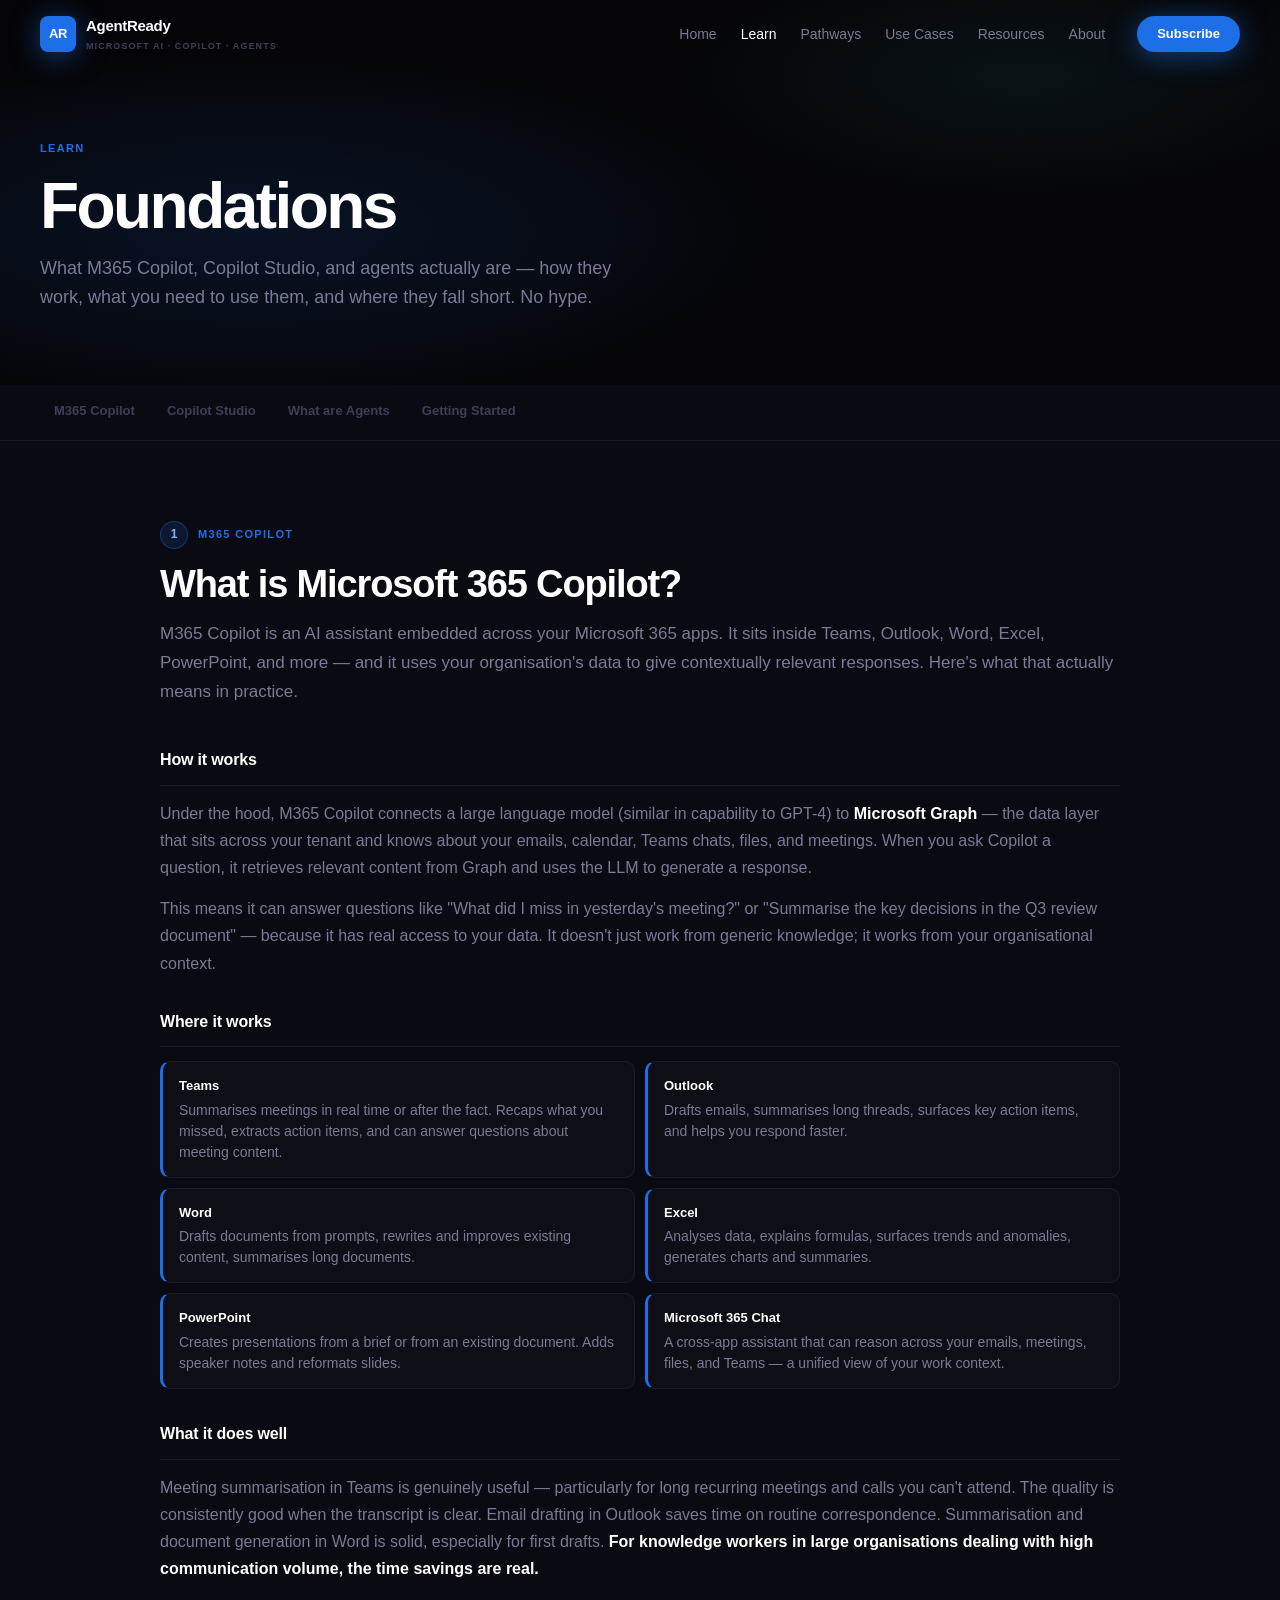
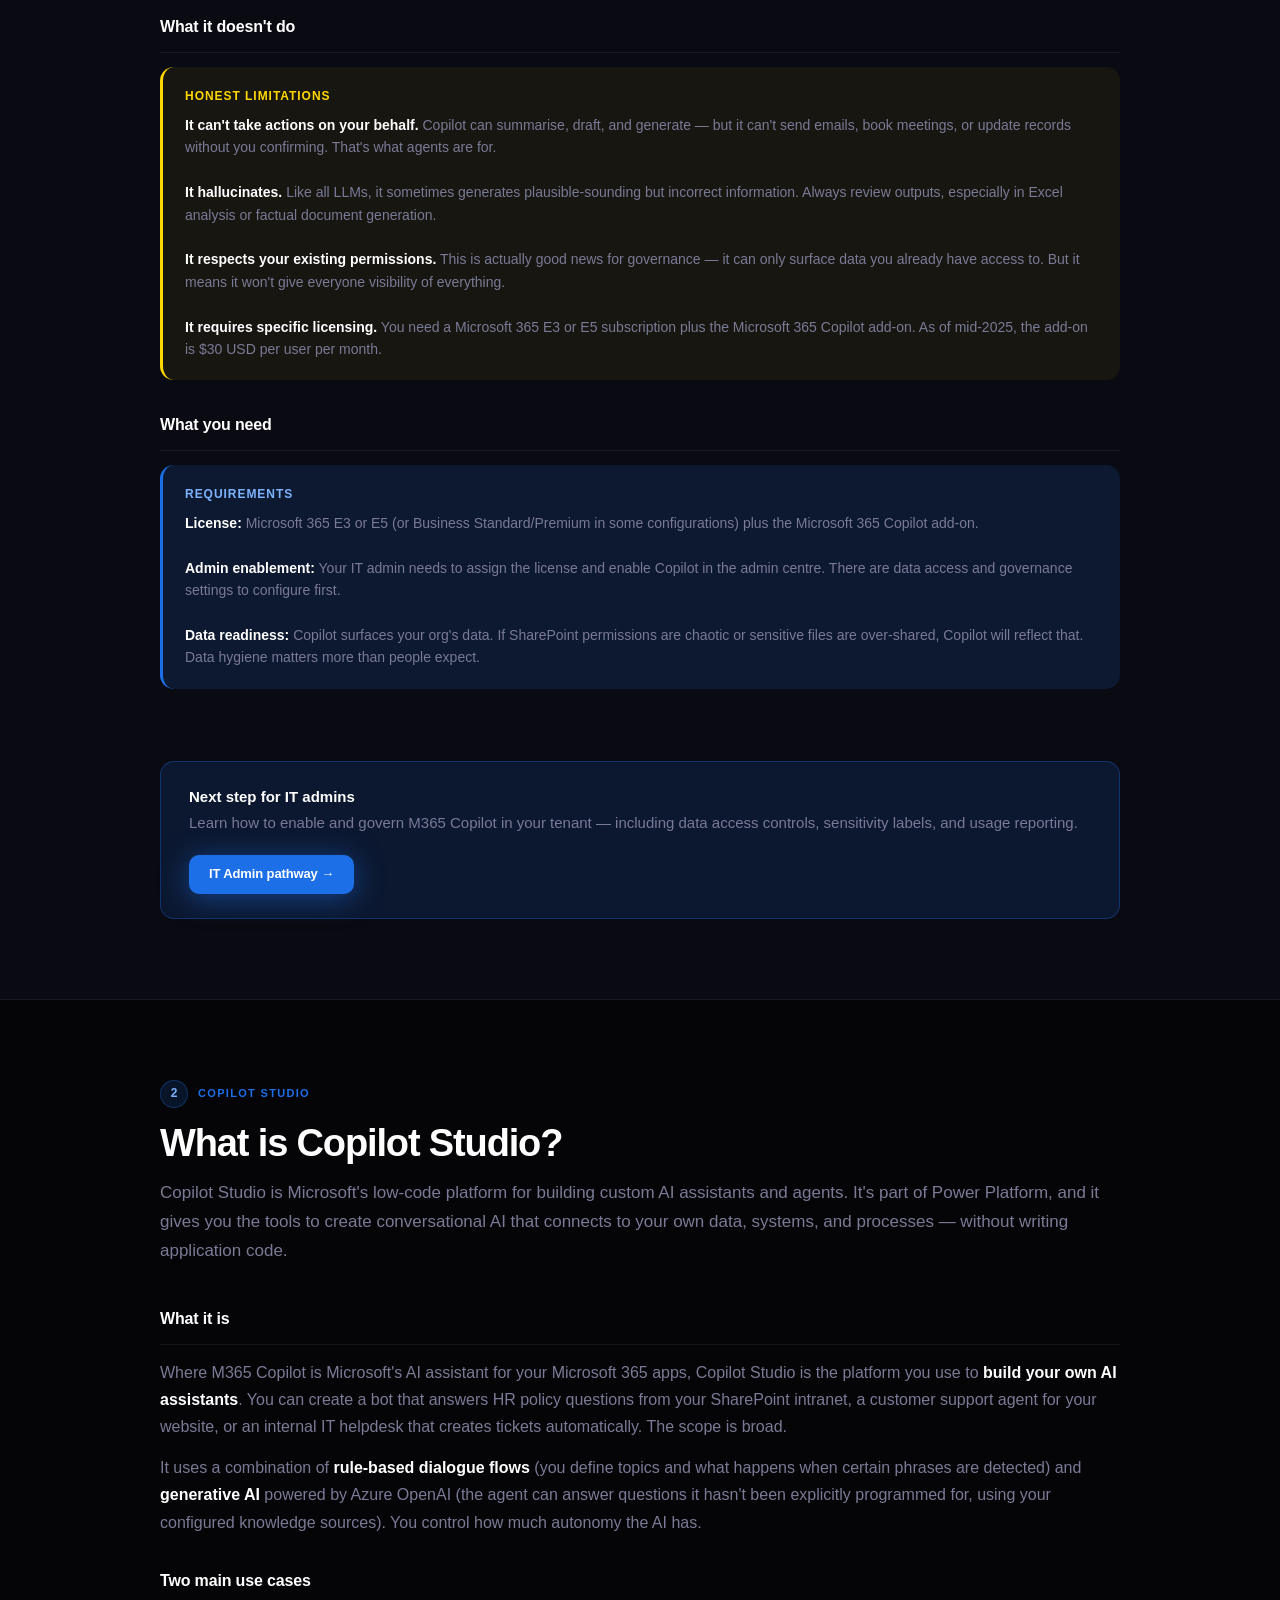
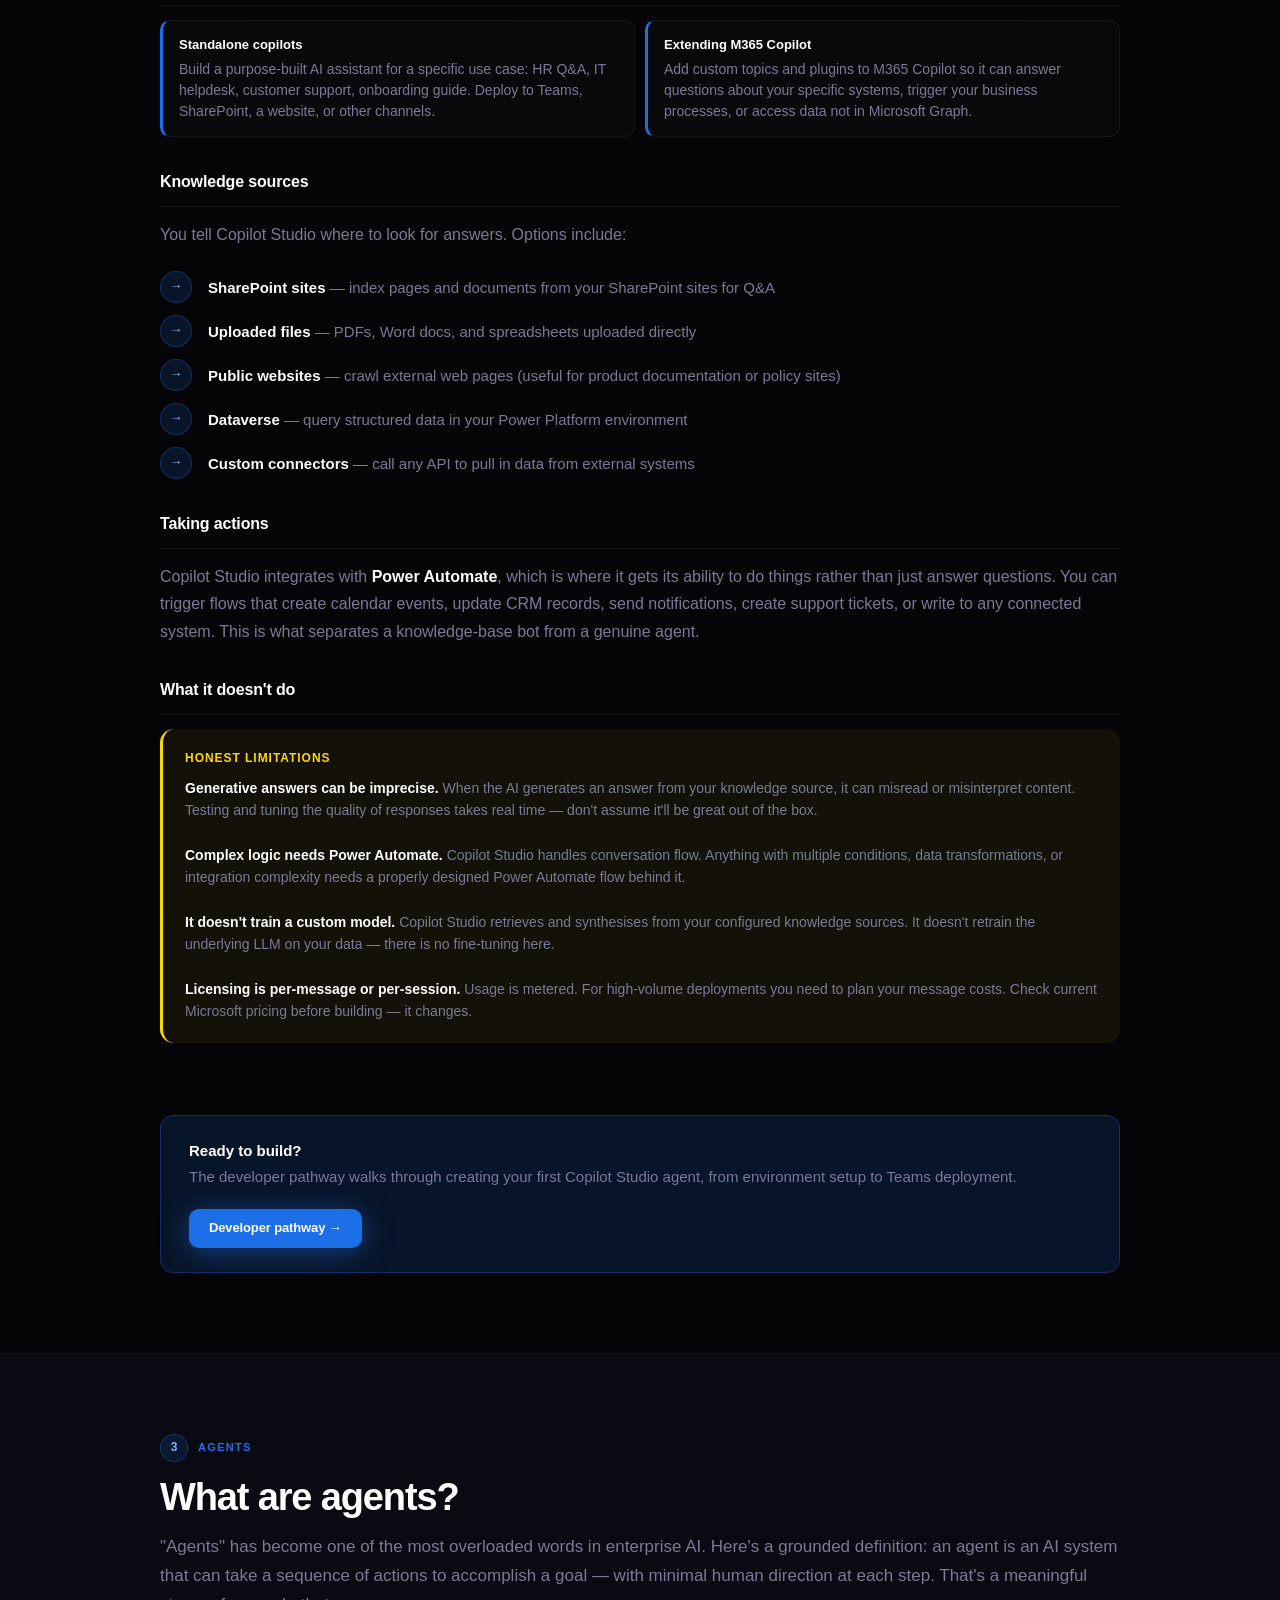
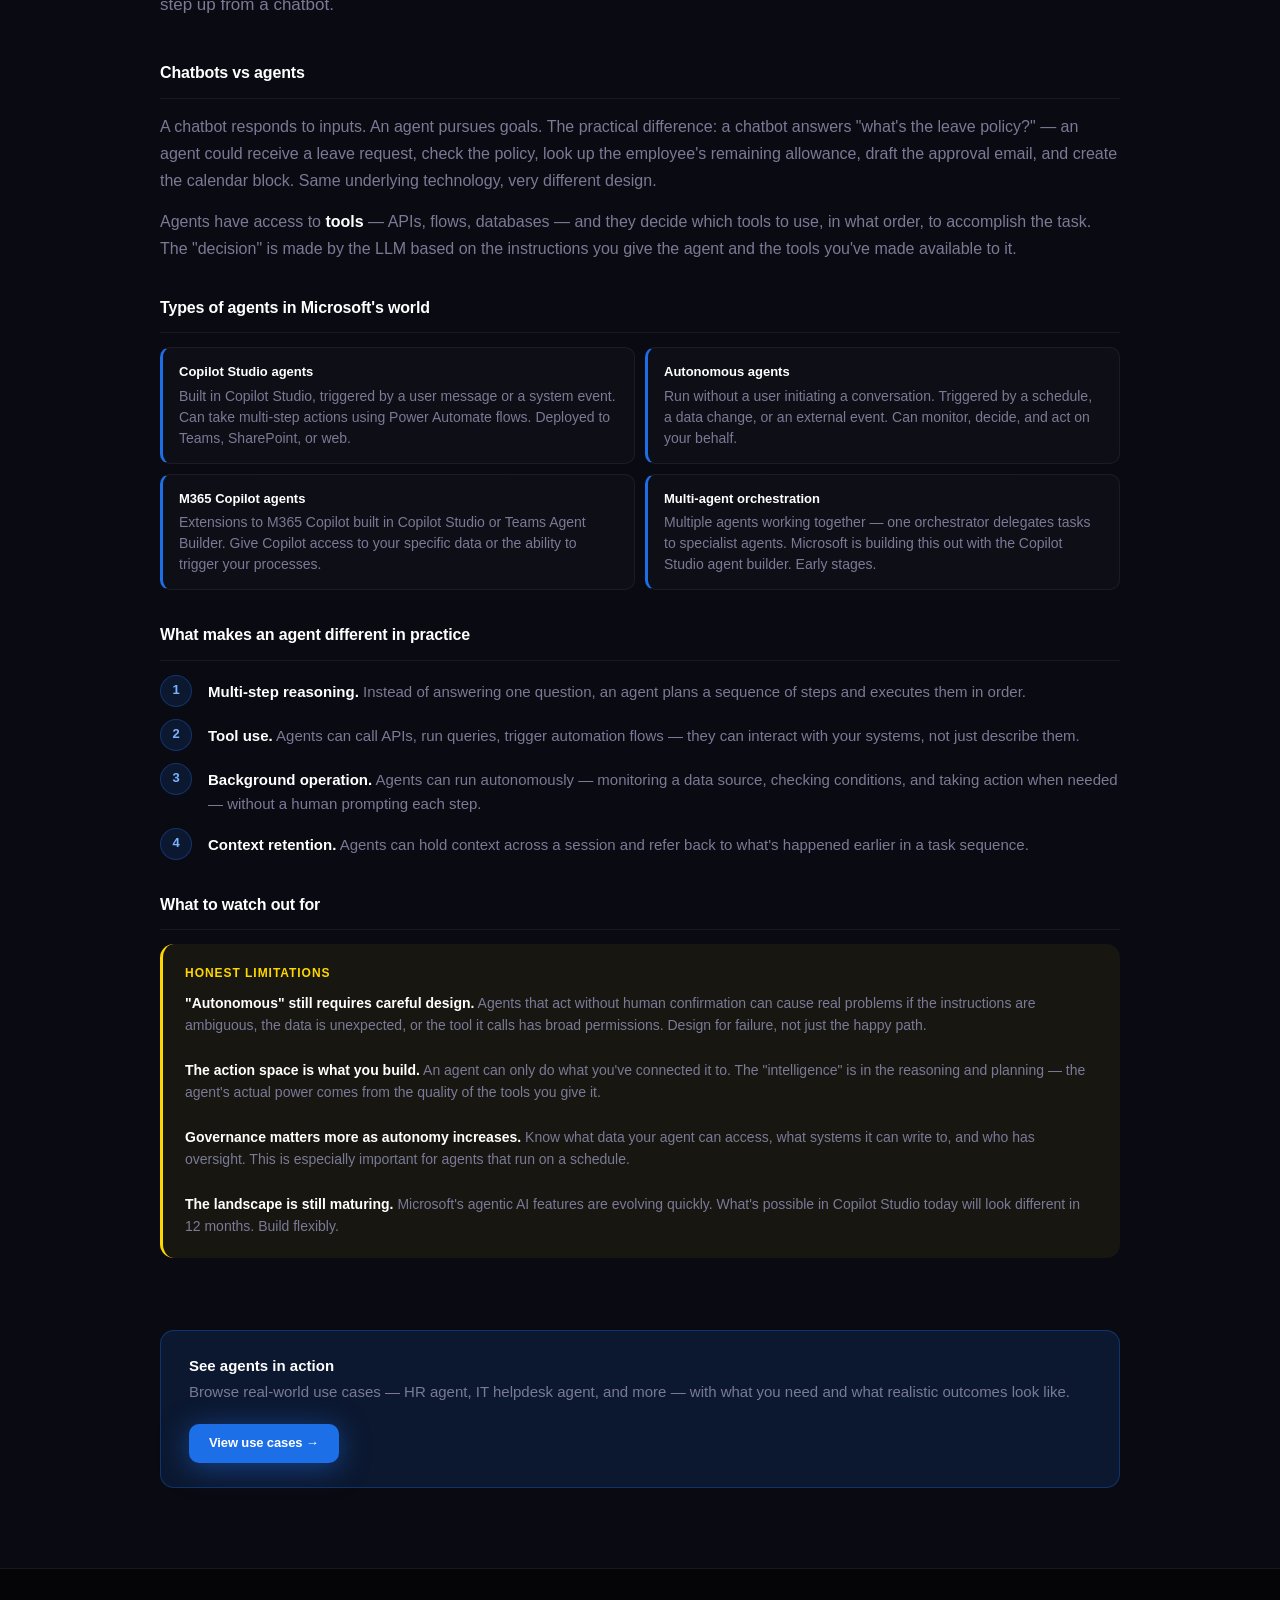
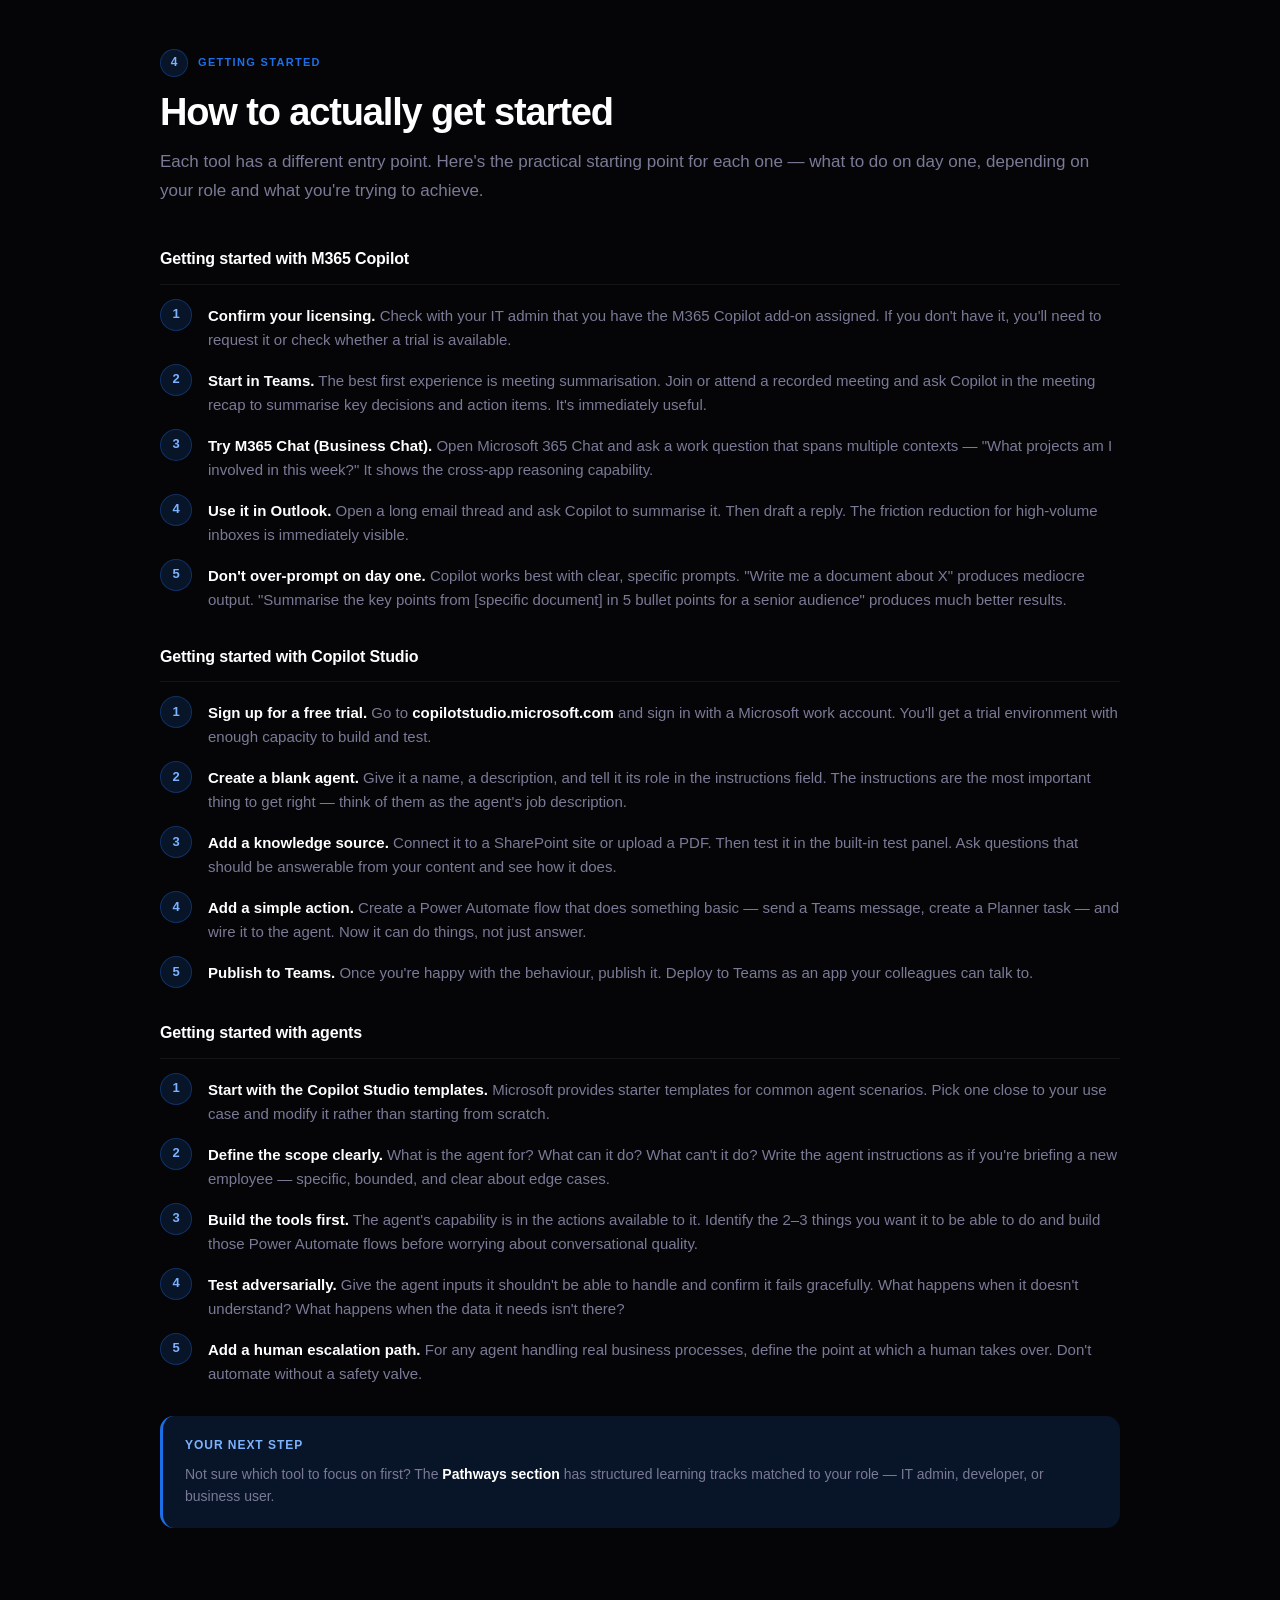
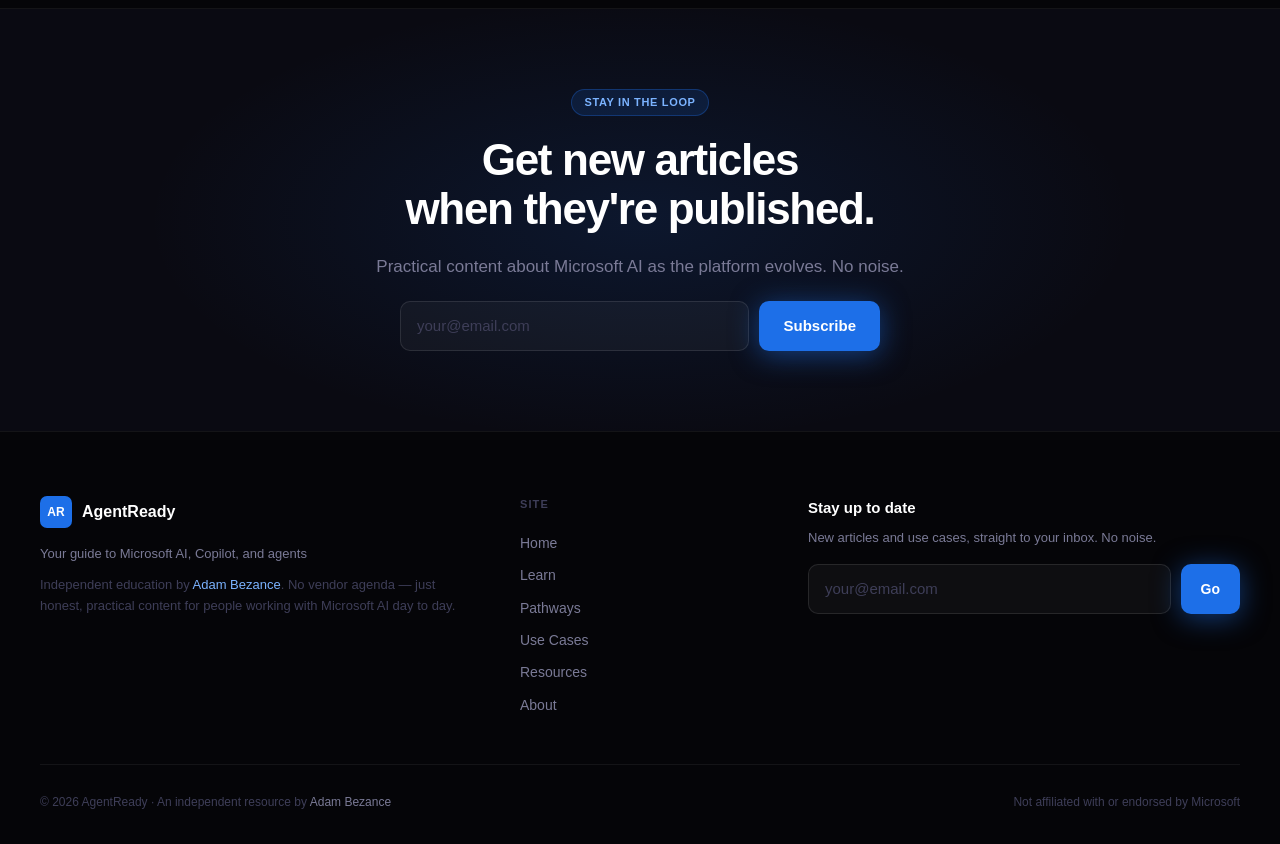
<file: agentready/learn.html>
<!DOCTYPE html>
<html lang="en">
<head>
<meta charset="UTF-8">
<meta name="viewport" content="width=device-width, initial-scale=1.0">
<title>Learn — AgentReady</title>
<meta name="description" content="Foundational explainers covering M365 Copilot, Copilot Studio, and agents. What they are, how they work, and how to get started.">
<link rel="stylesheet" href="styles.css">
<style>
/* ── Article nav ───────────────────────────────────────────── */
.article-nav {
  background: var(--base); border-bottom: 1px solid var(--border);
  position: sticky; top: var(--nav-h); z-index: 50;
  padding: 0 var(--pad-x);
}
.article-nav-inner {
  max-width: var(--wide); margin: 0 auto;
  display: flex; gap: 4px; overflow-x: auto;
  scrollbar-width: none;
}
.article-nav-inner::-webkit-scrollbar { display: none; }
.art-nav-link {
  font-size: 13px; font-weight: 600; color: var(--fg-3);
  text-decoration: none; padding: 16px 14px; white-space: nowrap;
  border-bottom: 2px solid transparent;
  transition: color var(--t-fast) var(--ease), border-color var(--t-fast) var(--ease);
}
.art-nav-link:hover { color: var(--fg-2); }
.art-nav-link.active { color: var(--blue-lt); border-bottom-color: var(--blue); }

/* ── Articles ──────────────────────────────────────────────── */
.article {
  padding: 80px var(--pad-x);
  border-bottom: 1px solid var(--border);
}
.article:nth-child(even) { background: var(--base); }
.article-inner { max-width: var(--content); margin: 0 auto; }
.article-header { margin-bottom: 40px; display: flex; flex-direction: column; gap: 14px; }
.article-label { display: flex; gap: 10px; align-items: center; }
.article-num {
  width: 28px; height: 28px; border-radius: 50%;
  background: var(--blue-dim); border: 1px solid var(--blue-brd);
  display: flex; align-items: center; justify-content: center;
  font-size: 12px; font-weight: 800; color: var(--blue-lt);
}
.article-title {
  font-size: clamp(26px, 3.5vw, 38px); font-weight: 800;
  letter-spacing: -0.03em; line-height: 1.15; color: var(--fg);
}
.article-intro { font-size: 17px; color: var(--fg-2); line-height: 1.7; font-weight: 400; }

/* Article body */
.art-body { display: flex; flex-direction: column; gap: 32px; }
.art-section { display: flex; flex-direction: column; gap: 14px; }
.art-h3 {
  font-size: 16px; font-weight: 700; color: var(--fg);
  letter-spacing: -0.01em; padding-bottom: 12px;
  border-bottom: 1px solid var(--border);
}
.art-p { font-size: 16px; color: var(--fg-2); line-height: 1.7; }
.art-p strong { color: var(--fg); font-weight: 600; }
.art-p a { color: var(--blue-lt); text-decoration: none; }
.art-p a:hover { text-decoration: underline; }

/* Callout boxes */
.callout {
  padding: 20px 22px; border-radius: var(--r-lg);
  border-left: 3px solid; display: flex; flex-direction: column; gap: 8px;
}
.callout-info {
  background: var(--blue-dim); border-color: var(--blue);
}
.callout-warn {
  background: rgba(255,215,0,0.06); border-color: var(--gold);
}
.callout-title { font-size: 12px; font-weight: 700; letter-spacing: 0.08em; text-transform: uppercase; }
.callout-info .callout-title  { color: var(--blue-lt); }
.callout-warn .callout-title  { color: var(--gold); }
.callout-body { font-size: 14px; color: var(--fg-2); line-height: 1.6; }
.callout-body strong { color: var(--fg); }

/* Capability grid */
.cap-grid { display: grid; grid-template-columns: 1fr 1fr; gap: 10px; }
.cap-item {
  padding: 14px 16px; border-radius: var(--r-md);
  background: rgba(255,255,255,0.02); border: 1px solid var(--border);
  font-size: 14px; color: var(--fg-2); line-height: 1.5;
}
.cap-item strong { color: var(--fg); display: block; font-size: 13px; font-weight: 600; margin-bottom: 4px; }
.cap-item.can  { border-left: 3px solid var(--blue); }
.cap-item.cant { border-left: 3px solid rgba(240,68,56,0.6); }

/* Steps */
.steps { display: flex; flex-direction: column; gap: 12px; }
.step { display: flex; gap: 16px; align-items: flex-start; }
.step-num {
  width: 32px; height: 32px; border-radius: 50%; flex-shrink: 0;
  background: var(--blue-dim); border: 1px solid var(--blue-brd);
  display: flex; align-items: center; justify-content: center;
  font-size: 13px; font-weight: 800; color: var(--blue-lt);
}
.step-text { font-size: 15px; color: var(--fg-2); line-height: 1.6; padding-top: 5px; }
.step-text strong { color: var(--fg); }

/* Article CTA */
.article-cta {
  margin-top: 40px; padding: 24px 28px; border-radius: var(--r-lg);
  background: var(--blue-dim); border: 1px solid var(--blue-brd);
  display: flex; justify-content: space-between; align-items: center; gap: 20px; flex-wrap: wrap;
}
.article-cta-text { font-size: 15px; color: var(--fg-2); line-height: 1.5; }
.article-cta-text strong { color: var(--fg); display: block; margin-bottom: 4px; }

@media (max-width: 640px) {
  .cap-grid { grid-template-columns: 1fr; }
  .article-cta { flex-direction: column; }
}
</style>
</head>
<body>

<!-- NAVIGATION -->
<nav class="nav" id="nav">
  <div class="nav-inner">
    <a class="nav-logo" href="index.html">
      <div class="nav-mark">AR</div>
      <div class="nav-identity">
        <span class="nav-name">AgentReady</span>
        <span class="nav-sub">Microsoft AI · Copilot · Agents</span>
      </div>
    </a>
    <div class="nav-links" id="nav-links">
      <a class="nav-link" href="index.html">Home</a>
      <a class="nav-link active" href="learn.html">Learn</a>
      <a class="nav-link" href="pathways.html">Pathways</a>
      <a class="nav-link" href="use-cases.html">Use Cases</a>
      <a class="nav-link" href="resources.html">Resources</a>
      <a class="nav-link" href="about.html">About</a>
      <a class="nav-cta" href="index.html#newsletter">Subscribe</a>
    </div>
    <button class="nav-toggle" id="nav-toggle" aria-label="Open menu">
      <span></span><span></span><span></span>
    </button>
  </div>
</nav>

<!-- PAGE HEADER -->
<div class="page-header">
  <div class="page-header-bg"></div>
  <div class="page-header-inner">
    <div class="eyebrow">Learn</div>
    <h1 class="page-title">Foundations</h1>
    <p class="page-desc">What M365 Copilot, Copilot Studio, and agents actually are — how they work, what you need to use them, and where they fall short. No hype.</p>
  </div>
</div>

<!-- ARTICLE NAV -->
<div class="article-nav">
  <div class="article-nav-inner">
    <a class="art-nav-link active" href="#m365-copilot">M365 Copilot</a>
    <a class="art-nav-link" href="#copilot-studio">Copilot Studio</a>
    <a class="art-nav-link" href="#agents">What are Agents</a>
    <a class="art-nav-link" href="#get-started">Getting Started</a>
  </div>
</div>

<!-- ARTICLE 1: M365 COPILOT -->
<article class="article" id="m365-copilot">
  <div class="article-inner">
    <div class="article-header reveal">
      <div class="article-label">
        <div class="article-num">1</div>
        <div class="eyebrow">M365 Copilot</div>
      </div>
      <h2 class="article-title">What is Microsoft 365 Copilot?</h2>
      <p class="article-intro">M365 Copilot is an AI assistant embedded across your Microsoft 365 apps. It sits inside Teams, Outlook, Word, Excel, PowerPoint, and more — and it uses your organisation's data to give contextually relevant responses. Here's what that actually means in practice.</p>
    </div>

    <div class="art-body">
      <div class="art-section reveal">
        <div class="art-h3">How it works</div>
        <p class="art-p">Under the hood, M365 Copilot connects a large language model (similar in capability to GPT-4) to <strong>Microsoft Graph</strong> — the data layer that sits across your tenant and knows about your emails, calendar, Teams chats, files, and meetings. When you ask Copilot a question, it retrieves relevant content from Graph and uses the LLM to generate a response.</p>
        <p class="art-p">This means it can answer questions like "What did I miss in yesterday's meeting?" or "Summarise the key decisions in the Q3 review document" — because it has real access to your data. It doesn't just work from generic knowledge; it works from your organisational context.</p>
      </div>

      <div class="art-section reveal">
        <div class="art-h3">Where it works</div>
        <div class="cap-grid">
          <div class="cap-item can"><strong>Teams</strong>Summarises meetings in real time or after the fact. Recaps what you missed, extracts action items, and can answer questions about meeting content.</div>
          <div class="cap-item can"><strong>Outlook</strong>Drafts emails, summarises long threads, surfaces key action items, and helps you respond faster.</div>
          <div class="cap-item can"><strong>Word</strong>Drafts documents from prompts, rewrites and improves existing content, summarises long documents.</div>
          <div class="cap-item can"><strong>Excel</strong>Analyses data, explains formulas, surfaces trends and anomalies, generates charts and summaries.</div>
          <div class="cap-item can"><strong>PowerPoint</strong>Creates presentations from a brief or from an existing document. Adds speaker notes and reformats slides.</div>
          <div class="cap-item can"><strong>Microsoft 365 Chat</strong>A cross-app assistant that can reason across your emails, meetings, files, and Teams — a unified view of your work context.</div>
        </div>
      </div>

      <div class="art-section reveal">
        <div class="art-h3">What it does well</div>
        <p class="art-p">Meeting summarisation in Teams is genuinely useful — particularly for long recurring meetings and calls you can't attend. The quality is consistently good when the transcript is clear. Email drafting in Outlook saves time on routine correspondence. Summarisation and document generation in Word is solid, especially for first drafts. <strong>For knowledge workers in large organisations dealing with high communication volume, the time savings are real.</strong></p>
      </div>

      <div class="art-section reveal">
        <div class="art-h3">What it doesn't do</div>
        <div class="callout callout-warn">
          <div class="callout-title">Honest limitations</div>
          <div class="callout-body">
            <strong>It can't take actions on your behalf.</strong> Copilot can summarise, draft, and generate — but it can't send emails, book meetings, or update records without you confirming. That's what agents are for.<br><br>
            <strong>It hallucinates.</strong> Like all LLMs, it sometimes generates plausible-sounding but incorrect information. Always review outputs, especially in Excel analysis or factual document generation.<br><br>
            <strong>It respects your existing permissions.</strong> This is actually good news for governance — it can only surface data you already have access to. But it means it won't give everyone visibility of everything.<br><br>
            <strong>It requires specific licensing.</strong> You need a Microsoft 365 E3 or E5 subscription plus the Microsoft 365 Copilot add-on. As of mid-2025, the add-on is $30 USD per user per month.
          </div>
        </div>
      </div>

      <div class="art-section reveal">
        <div class="art-h3">What you need</div>
        <div class="callout callout-info">
          <div class="callout-title">Requirements</div>
          <div class="callout-body">
            <strong>License:</strong> Microsoft 365 E3 or E5 (or Business Standard/Premium in some configurations) plus the Microsoft 365 Copilot add-on.<br><br>
            <strong>Admin enablement:</strong> Your IT admin needs to assign the license and enable Copilot in the admin centre. There are data access and governance settings to configure first.<br><br>
            <strong>Data readiness:</strong> Copilot surfaces your org's data. If SharePoint permissions are chaotic or sensitive files are over-shared, Copilot will reflect that. Data hygiene matters more than people expect.
          </div>
        </div>
      </div>

      <div class="article-cta reveal">
        <div class="article-cta-text">
          <strong>Next step for IT admins</strong>
          Learn how to enable and govern M365 Copilot in your tenant — including data access controls, sensitivity labels, and usage reporting.
        </div>
        <a class="btn btn-primary btn-sm" href="pathways.html#it-admin">IT Admin pathway →</a>
      </div>
    </div>
  </div>
</article>

<!-- ARTICLE 2: COPILOT STUDIO -->
<article class="article" id="copilot-studio">
  <div class="article-inner">
    <div class="article-header reveal">
      <div class="article-label">
        <div class="article-num">2</div>
        <div class="eyebrow">Copilot Studio</div>
      </div>
      <h2 class="article-title">What is Copilot Studio?</h2>
      <p class="article-intro">Copilot Studio is Microsoft's low-code platform for building custom AI assistants and agents. It's part of Power Platform, and it gives you the tools to create conversational AI that connects to your own data, systems, and processes — without writing application code.</p>
    </div>

    <div class="art-body">
      <div class="art-section reveal">
        <div class="art-h3">What it is</div>
        <p class="art-p">Where M365 Copilot is Microsoft's AI assistant for your Microsoft 365 apps, Copilot Studio is the platform you use to <strong>build your own AI assistants</strong>. You can create a bot that answers HR policy questions from your SharePoint intranet, a customer support agent for your website, or an internal IT helpdesk that creates tickets automatically. The scope is broad.</p>
        <p class="art-p">It uses a combination of <strong>rule-based dialogue flows</strong> (you define topics and what happens when certain phrases are detected) and <strong>generative AI</strong> powered by Azure OpenAI (the agent can answer questions it hasn't been explicitly programmed for, using your configured knowledge sources). You control how much autonomy the AI has.</p>
      </div>

      <div class="art-section reveal">
        <div class="art-h3">Two main use cases</div>
        <div class="cap-grid">
          <div class="cap-item can"><strong>Standalone copilots</strong>Build a purpose-built AI assistant for a specific use case: HR Q&A, IT helpdesk, customer support, onboarding guide. Deploy to Teams, SharePoint, a website, or other channels.</div>
          <div class="cap-item can"><strong>Extending M365 Copilot</strong>Add custom topics and plugins to M365 Copilot so it can answer questions about your specific systems, trigger your business processes, or access data not in Microsoft Graph.</div>
        </div>
      </div>

      <div class="art-section reveal">
        <div class="art-h3">Knowledge sources</div>
        <p class="art-p">You tell Copilot Studio where to look for answers. Options include:</p>
        <div class="steps" style="margin-top:8px">
          <div class="step"><div class="step-num">→</div><div class="step-text"><strong>SharePoint sites</strong> — index pages and documents from your SharePoint sites for Q&A</div></div>
          <div class="step"><div class="step-num">→</div><div class="step-text"><strong>Uploaded files</strong> — PDFs, Word docs, and spreadsheets uploaded directly</div></div>
          <div class="step"><div class="step-num">→</div><div class="step-text"><strong>Public websites</strong> — crawl external web pages (useful for product documentation or policy sites)</div></div>
          <div class="step"><div class="step-num">→</div><div class="step-text"><strong>Dataverse</strong> — query structured data in your Power Platform environment</div></div>
          <div class="step"><div class="step-num">→</div><div class="step-text"><strong>Custom connectors</strong> — call any API to pull in data from external systems</div></div>
        </div>
      </div>

      <div class="art-section reveal">
        <div class="art-h3">Taking actions</div>
        <p class="art-p">Copilot Studio integrates with <strong>Power Automate</strong>, which is where it gets its ability to do things rather than just answer questions. You can trigger flows that create calendar events, update CRM records, send notifications, create support tickets, or write to any connected system. This is what separates a knowledge-base bot from a genuine agent.</p>
      </div>

      <div class="art-section reveal">
        <div class="art-h3">What it doesn't do</div>
        <div class="callout callout-warn">
          <div class="callout-title">Honest limitations</div>
          <div class="callout-body">
            <strong>Generative answers can be imprecise.</strong> When the AI generates an answer from your knowledge source, it can misread or misinterpret content. Testing and tuning the quality of responses takes real time — don't assume it'll be great out of the box.<br><br>
            <strong>Complex logic needs Power Automate.</strong> Copilot Studio handles conversation flow. Anything with multiple conditions, data transformations, or integration complexity needs a properly designed Power Automate flow behind it.<br><br>
            <strong>It doesn't train a custom model.</strong> Copilot Studio retrieves and synthesises from your configured knowledge sources. It doesn't retrain the underlying LLM on your data — there is no fine-tuning here.<br><br>
            <strong>Licensing is per-message or per-session.</strong> Usage is metered. For high-volume deployments you need to plan your message costs. Check current Microsoft pricing before building — it changes.
          </div>
        </div>
      </div>

      <div class="article-cta reveal">
        <div class="article-cta-text">
          <strong>Ready to build?</strong>
          The developer pathway walks through creating your first Copilot Studio agent, from environment setup to Teams deployment.
        </div>
        <a class="btn btn-primary btn-sm" href="pathways.html#developer">Developer pathway →</a>
      </div>
    </div>
  </div>
</article>

<!-- ARTICLE 3: AGENTS -->
<article class="article" id="agents">
  <div class="article-inner">
    <div class="article-header reveal">
      <div class="article-label">
        <div class="article-num">3</div>
        <div class="eyebrow">Agents</div>
      </div>
      <h2 class="article-title">What are agents?</h2>
      <p class="article-intro">"Agents" has become one of the most overloaded words in enterprise AI. Here's a grounded definition: an agent is an AI system that can take a sequence of actions to accomplish a goal — with minimal human direction at each step. That's a meaningful step up from a chatbot.</p>
    </div>

    <div class="art-body">
      <div class="art-section reveal">
        <div class="art-h3">Chatbots vs agents</div>
        <p class="art-p">A chatbot responds to inputs. An agent pursues goals. The practical difference: a chatbot answers "what's the leave policy?" — an agent could receive a leave request, check the policy, look up the employee's remaining allowance, draft the approval email, and create the calendar block. Same underlying technology, very different design.</p>
        <p class="art-p">Agents have access to <strong>tools</strong> — APIs, flows, databases — and they decide which tools to use, in what order, to accomplish the task. The "decision" is made by the LLM based on the instructions you give the agent and the tools you've made available to it.</p>
      </div>

      <div class="art-section reveal">
        <div class="art-h3">Types of agents in Microsoft's world</div>
        <div class="cap-grid">
          <div class="cap-item can"><strong>Copilot Studio agents</strong>Built in Copilot Studio, triggered by a user message or a system event. Can take multi-step actions using Power Automate flows. Deployed to Teams, SharePoint, or web.</div>
          <div class="cap-item can"><strong>Autonomous agents</strong>Run without a user initiating a conversation. Triggered by a schedule, a data change, or an external event. Can monitor, decide, and act on your behalf.</div>
          <div class="cap-item can"><strong>M365 Copilot agents</strong>Extensions to M365 Copilot built in Copilot Studio or Teams Agent Builder. Give Copilot access to your specific data or the ability to trigger your processes.</div>
          <div class="cap-item can"><strong>Multi-agent orchestration</strong>Multiple agents working together — one orchestrator delegates tasks to specialist agents. Microsoft is building this out with the Copilot Studio agent builder. Early stages.</div>
        </div>
      </div>

      <div class="art-section reveal">
        <div class="art-h3">What makes an agent different in practice</div>
        <div class="steps">
          <div class="step"><div class="step-num">1</div><div class="step-text"><strong>Multi-step reasoning.</strong> Instead of answering one question, an agent plans a sequence of steps and executes them in order.</div></div>
          <div class="step"><div class="step-num">2</div><div class="step-text"><strong>Tool use.</strong> Agents can call APIs, run queries, trigger automation flows — they can interact with your systems, not just describe them.</div></div>
          <div class="step"><div class="step-num">3</div><div class="step-text"><strong>Background operation.</strong> Agents can run autonomously — monitoring a data source, checking conditions, and taking action when needed — without a human prompting each step.</div></div>
          <div class="step"><div class="step-num">4</div><div class="step-text"><strong>Context retention.</strong> Agents can hold context across a session and refer back to what's happened earlier in a task sequence.</div></div>
        </div>
      </div>

      <div class="art-section reveal">
        <div class="art-h3">What to watch out for</div>
        <div class="callout callout-warn">
          <div class="callout-title">Honest limitations</div>
          <div class="callout-body">
            <strong>"Autonomous" still requires careful design.</strong> Agents that act without human confirmation can cause real problems if the instructions are ambiguous, the data is unexpected, or the tool it calls has broad permissions. Design for failure, not just the happy path.<br><br>
            <strong>The action space is what you build.</strong> An agent can only do what you've connected it to. The "intelligence" is in the reasoning and planning — the agent's actual power comes from the quality of the tools you give it.<br><br>
            <strong>Governance matters more as autonomy increases.</strong> Know what data your agent can access, what systems it can write to, and who has oversight. This is especially important for agents that run on a schedule.<br><br>
            <strong>The landscape is still maturing.</strong> Microsoft's agentic AI features are evolving quickly. What's possible in Copilot Studio today will look different in 12 months. Build flexibly.
          </div>
        </div>
      </div>

      <div class="article-cta reveal">
        <div class="article-cta-text">
          <strong>See agents in action</strong>
          Browse real-world use cases — HR agent, IT helpdesk agent, and more — with what you need and what realistic outcomes look like.
        </div>
        <a class="btn btn-primary btn-sm" href="use-cases.html">View use cases →</a>
      </div>
    </div>
  </div>
</article>

<!-- ARTICLE 4: GETTING STARTED -->
<article class="article" id="get-started">
  <div class="article-inner">
    <div class="article-header reveal">
      <div class="article-label">
        <div class="article-num">4</div>
        <div class="eyebrow">Getting Started</div>
      </div>
      <h2 class="article-title">How to actually get started</h2>
      <p class="article-intro">Each tool has a different entry point. Here's the practical starting point for each one — what to do on day one, depending on your role and what you're trying to achieve.</p>
    </div>

    <div class="art-body">
      <div class="art-section reveal">
        <div class="art-h3">Getting started with M365 Copilot</div>
        <div class="steps">
          <div class="step"><div class="step-num">1</div><div class="step-text"><strong>Confirm your licensing.</strong> Check with your IT admin that you have the M365 Copilot add-on assigned. If you don't have it, you'll need to request it or check whether a trial is available.</div></div>
          <div class="step"><div class="step-num">2</div><div class="step-text"><strong>Start in Teams.</strong> The best first experience is meeting summarisation. Join or attend a recorded meeting and ask Copilot in the meeting recap to summarise key decisions and action items. It's immediately useful.</div></div>
          <div class="step"><div class="step-num">3</div><div class="step-text"><strong>Try M365 Chat (Business Chat).</strong> Open Microsoft 365 Chat and ask a work question that spans multiple contexts — "What projects am I involved in this week?" It shows the cross-app reasoning capability.</div></div>
          <div class="step"><div class="step-num">4</div><div class="step-text"><strong>Use it in Outlook.</strong> Open a long email thread and ask Copilot to summarise it. Then draft a reply. The friction reduction for high-volume inboxes is immediately visible.</div></div>
          <div class="step"><div class="step-num">5</div><div class="step-text"><strong>Don't over-prompt on day one.</strong> Copilot works best with clear, specific prompts. "Write me a document about X" produces mediocre output. "Summarise the key points from [specific document] in 5 bullet points for a senior audience" produces much better results.</div></div>
        </div>
      </div>

      <div class="art-section reveal">
        <div class="art-h3">Getting started with Copilot Studio</div>
        <div class="steps">
          <div class="step"><div class="step-num">1</div><div class="step-text"><strong>Sign up for a free trial.</strong> Go to <strong>copilotstudio.microsoft.com</strong> and sign in with a Microsoft work account. You'll get a trial environment with enough capacity to build and test.</div></div>
          <div class="step"><div class="step-num">2</div><div class="step-text"><strong>Create a blank agent.</strong> Give it a name, a description, and tell it its role in the instructions field. The instructions are the most important thing to get right — think of them as the agent's job description.</div></div>
          <div class="step"><div class="step-num">3</div><div class="step-text"><strong>Add a knowledge source.</strong> Connect it to a SharePoint site or upload a PDF. Then test it in the built-in test panel. Ask questions that should be answerable from your content and see how it does.</div></div>
          <div class="step"><div class="step-num">4</div><div class="step-text"><strong>Add a simple action.</strong> Create a Power Automate flow that does something basic — send a Teams message, create a Planner task — and wire it to the agent. Now it can do things, not just answer.</div></div>
          <div class="step"><div class="step-num">5</div><div class="step-text"><strong>Publish to Teams.</strong> Once you're happy with the behaviour, publish it. Deploy to Teams as an app your colleagues can talk to.</div></div>
        </div>
      </div>

      <div class="art-section reveal">
        <div class="art-h3">Getting started with agents</div>
        <div class="steps">
          <div class="step"><div class="step-num">1</div><div class="step-text"><strong>Start with the Copilot Studio templates.</strong> Microsoft provides starter templates for common agent scenarios. Pick one close to your use case and modify it rather than starting from scratch.</div></div>
          <div class="step"><div class="step-num">2</div><div class="step-text"><strong>Define the scope clearly.</strong> What is the agent for? What can it do? What can't it do? Write the agent instructions as if you're briefing a new employee — specific, bounded, and clear about edge cases.</div></div>
          <div class="step"><div class="step-num">3</div><div class="step-text"><strong>Build the tools first.</strong> The agent's capability is in the actions available to it. Identify the 2–3 things you want it to be able to do and build those Power Automate flows before worrying about conversational quality.</div></div>
          <div class="step"><div class="step-num">4</div><div class="step-text"><strong>Test adversarially.</strong> Give the agent inputs it shouldn't be able to handle and confirm it fails gracefully. What happens when it doesn't understand? What happens when the data it needs isn't there?</div></div>
          <div class="step"><div class="step-num">5</div><div class="step-text"><strong>Add a human escalation path.</strong> For any agent handling real business processes, define the point at which a human takes over. Don't automate without a safety valve.</div></div>
        </div>
        <div class="callout callout-info" style="margin-top:16px">
          <div class="callout-title">Your next step</div>
          <div class="callout-body">Not sure which tool to focus on first? The <strong>Pathways section</strong> has structured learning tracks matched to your role — IT admin, developer, or business user.</div>
        </div>
      </div>
    </div>
  </div>
</article>

<!-- NEWSLETTER CTA -->
<section class="cta-band" id="newsletter">
  <div class="cta-band-bg"></div>
  <div class="cta-band-inner reveal">
    <div class="pill pill-blue">Stay in the loop</div>
    <h2 class="cta-title">Get new articles<br>when they're published.</h2>
    <p class="cta-sub">Practical content about Microsoft AI as the platform evolves. No noise.</p>
    <form class="nl-form" style="max-width:480px;width:100%" onsubmit="return false;">
      <input class="nl-input" type="email" placeholder="your@email.com" required>
      <button class="nl-btn" type="submit">Subscribe</button>
    </form>
  </div>
</section>

<!-- FOOTER -->
<footer>
  <div class="footer-inner">
    <div>
      <div class="footer-logo">
        <div class="footer-mark">AR</div>
        <span class="footer-wordmark">AgentReady</span>
      </div>
      <div class="footer-tagline">Your guide to Microsoft AI, Copilot, and agents</div>
      <p class="footer-desc">Independent education by <a href="about.html">Adam Bezance</a>. No vendor agenda — just honest, practical content for people working with Microsoft AI day to day.</p>
    </div>
    <div>
      <div class="footer-nav-title">Site</div>
      <div class="footer-nav-links">
        <a href="index.html">Home</a>
        <a href="learn.html">Learn</a>
        <a href="pathways.html">Pathways</a>
        <a href="use-cases.html">Use Cases</a>
        <a href="resources.html">Resources</a>
        <a href="about.html">About</a>
      </div>
    </div>
    <div>
      <div class="footer-nl-title">Stay up to date</div>
      <div class="footer-nl-desc">New articles and use cases, straight to your inbox. No noise.</div>
      <form class="nl-form" onsubmit="return false;">
        <input class="nl-input" type="email" placeholder="your@email.com" required>
        <button class="nl-btn" type="submit" style="padding:12px 20px;font-size:14px">Go</button>
      </form>
    </div>
  </div>
  <div class="footer-bottom">
    <span class="footer-copy">© 2026 AgentReady · An independent resource by <a href="about.html">Adam Bezance</a></span>
    <span class="footer-copy">Not affiliated with or endorsed by Microsoft</span>
  </div>
</footer>

<script>
  const nav = document.getElementById('nav');
  window.addEventListener('scroll', () => nav.classList.toggle('scrolled', window.scrollY > 30));
  const toggle = document.getElementById('nav-toggle');
  const links  = document.getElementById('nav-links');
  toggle?.addEventListener('click', () => links.classList.toggle('open'));
  const obs = new IntersectionObserver((entries) => {
    entries.forEach(e => { if (e.isIntersecting) { e.target.classList.add('visible'); obs.unobserve(e.target); }});
  }, { threshold: 0.08 });
  document.querySelectorAll('.reveal').forEach(el => obs.observe(el));

  // Highlight article nav link on scroll
  const articles  = document.querySelectorAll('article[id]');
  const artLinks  = document.querySelectorAll('.art-nav-link');
  const artOffset = 120;
  window.addEventListener('scroll', () => {
    let current = '';
    articles.forEach(a => { if (window.scrollY >= a.offsetTop - artOffset) current = a.id; });
    artLinks.forEach(l => {
      l.classList.toggle('active', l.getAttribute('href') === '#' + current);
    });
  });
</script>
</body>
</html>
</file>
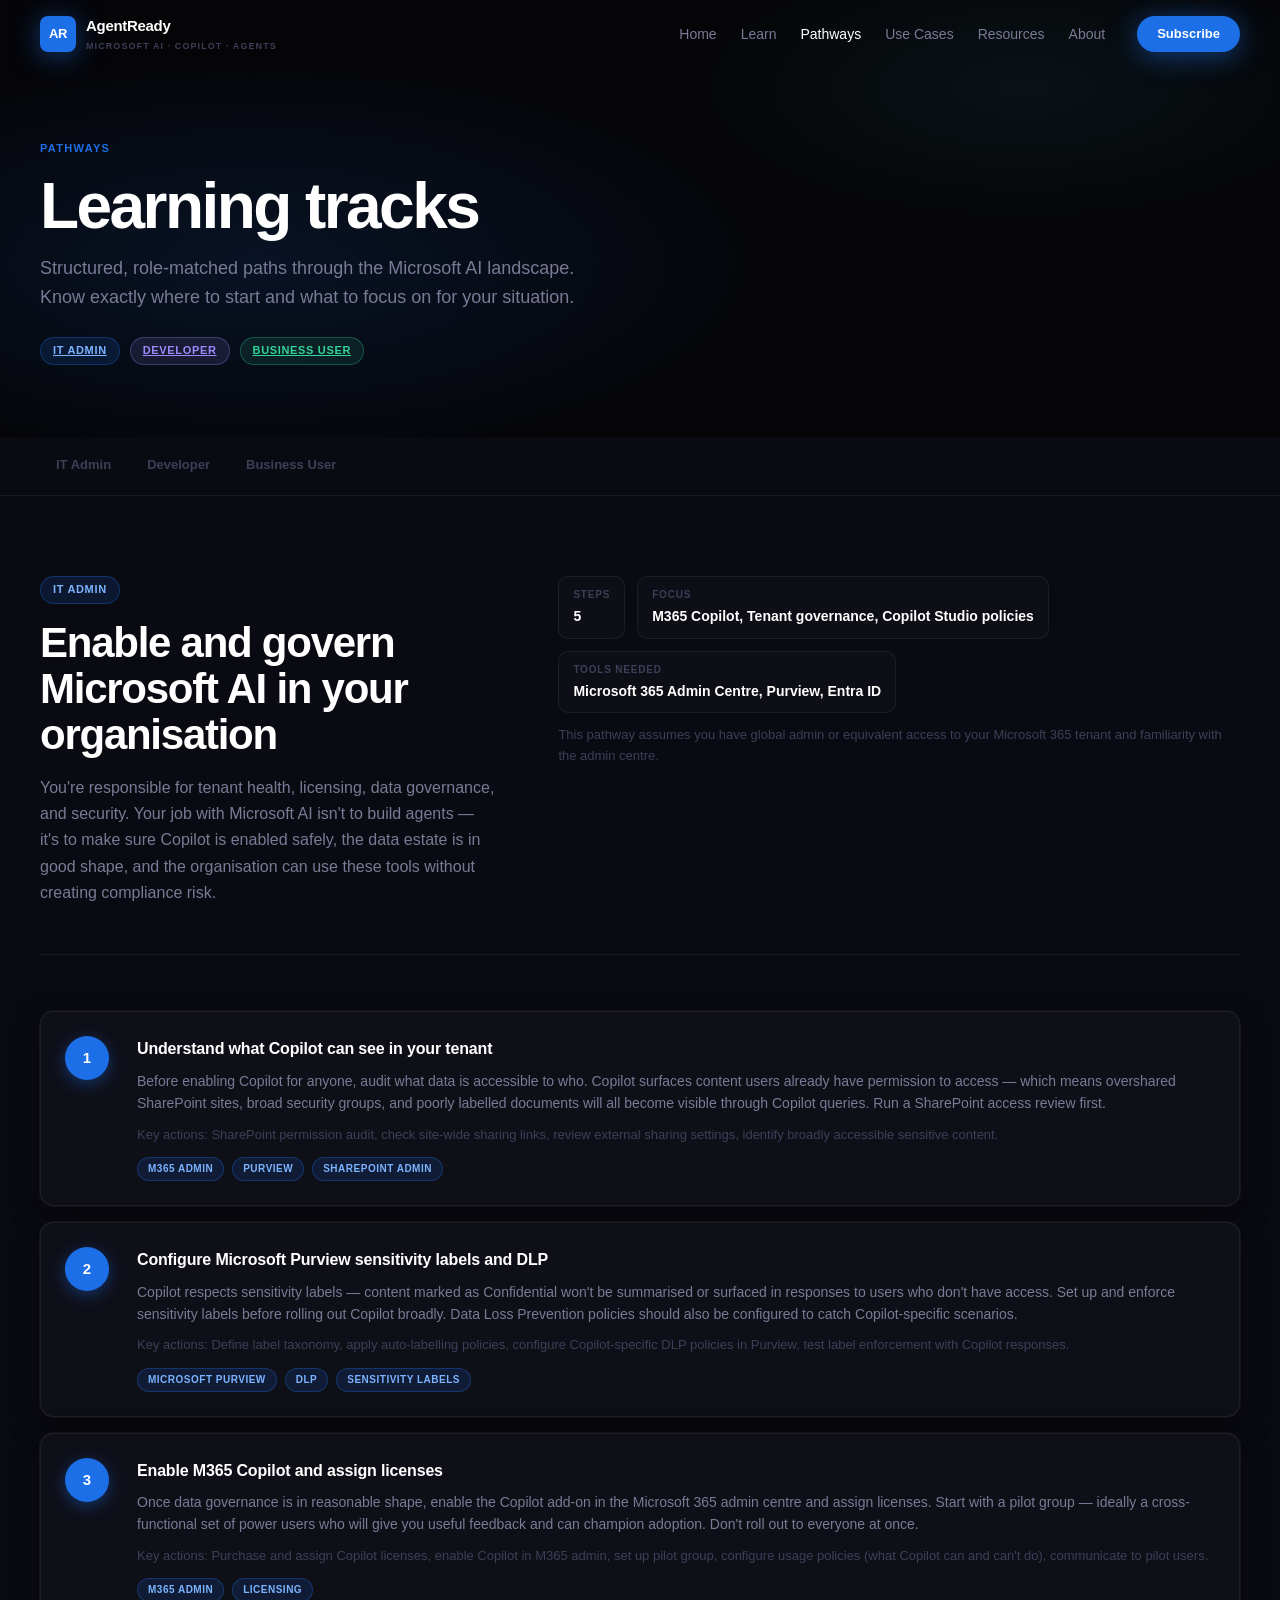
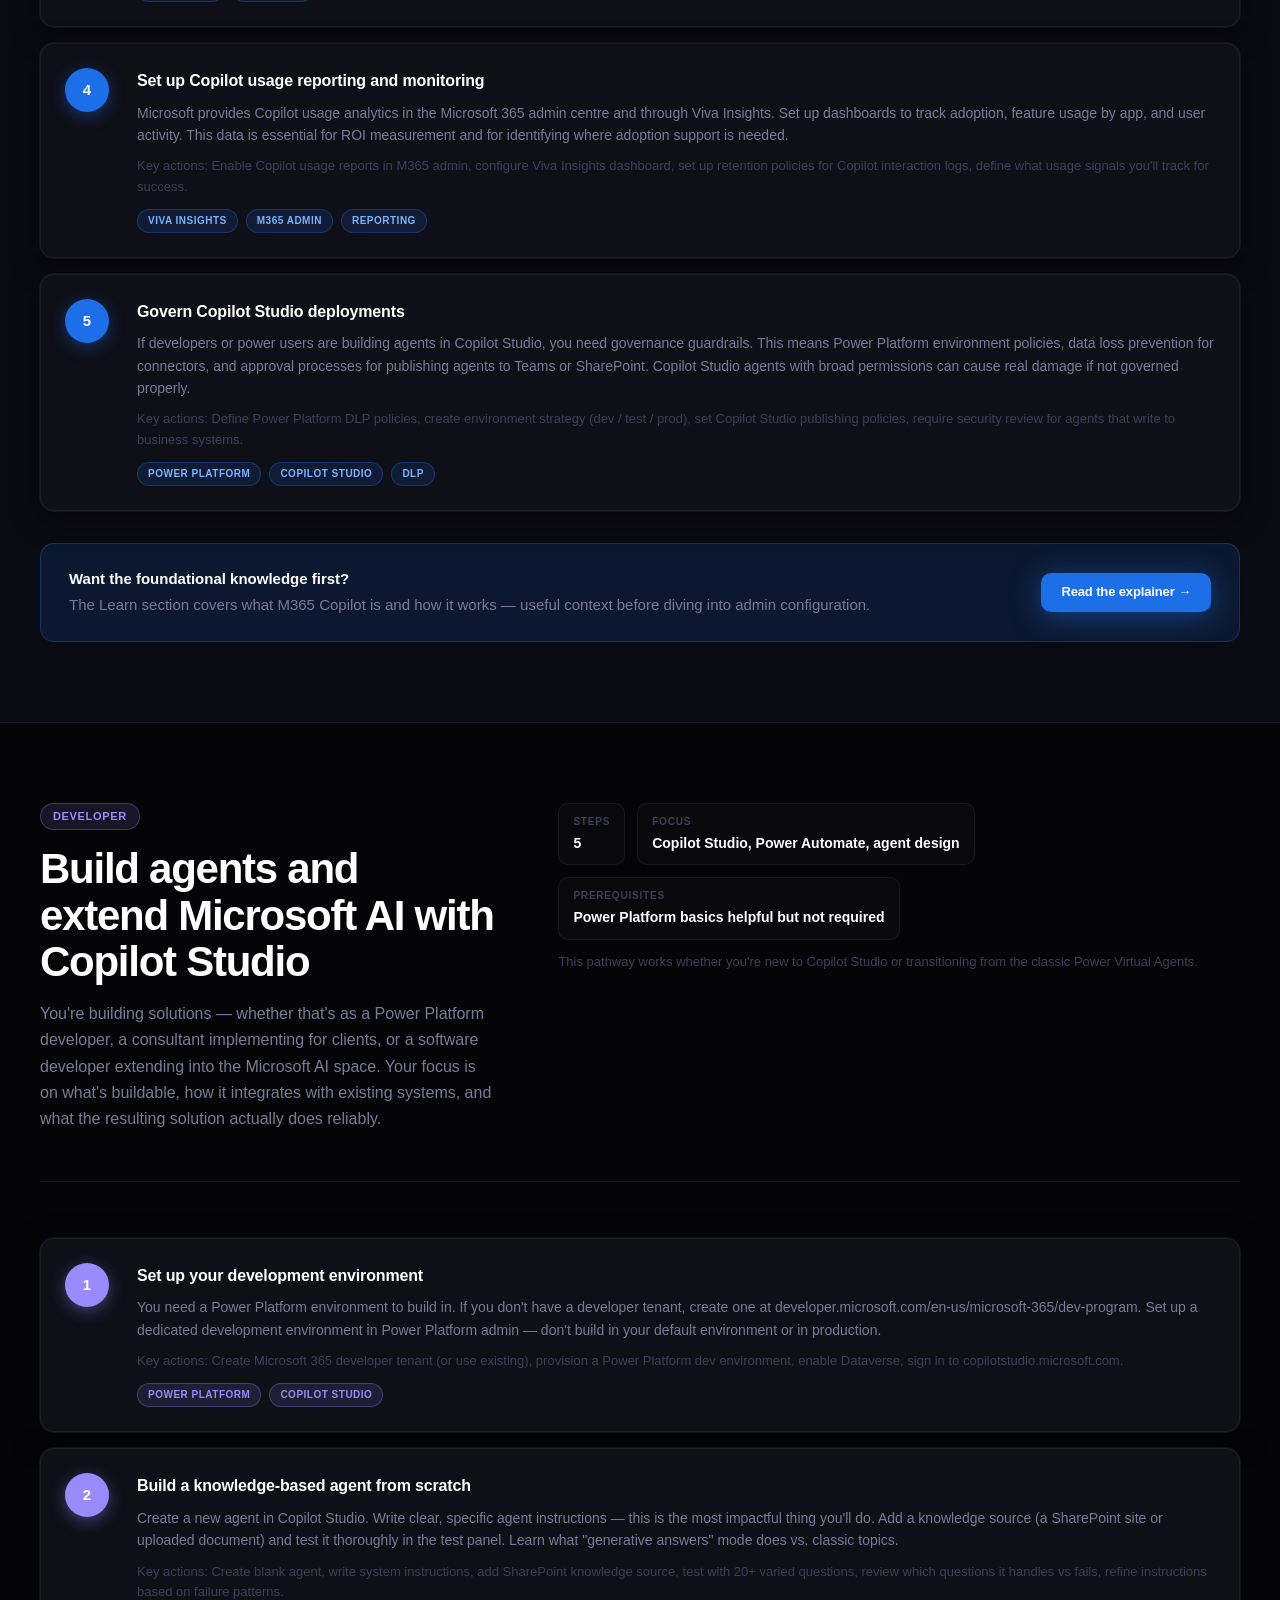
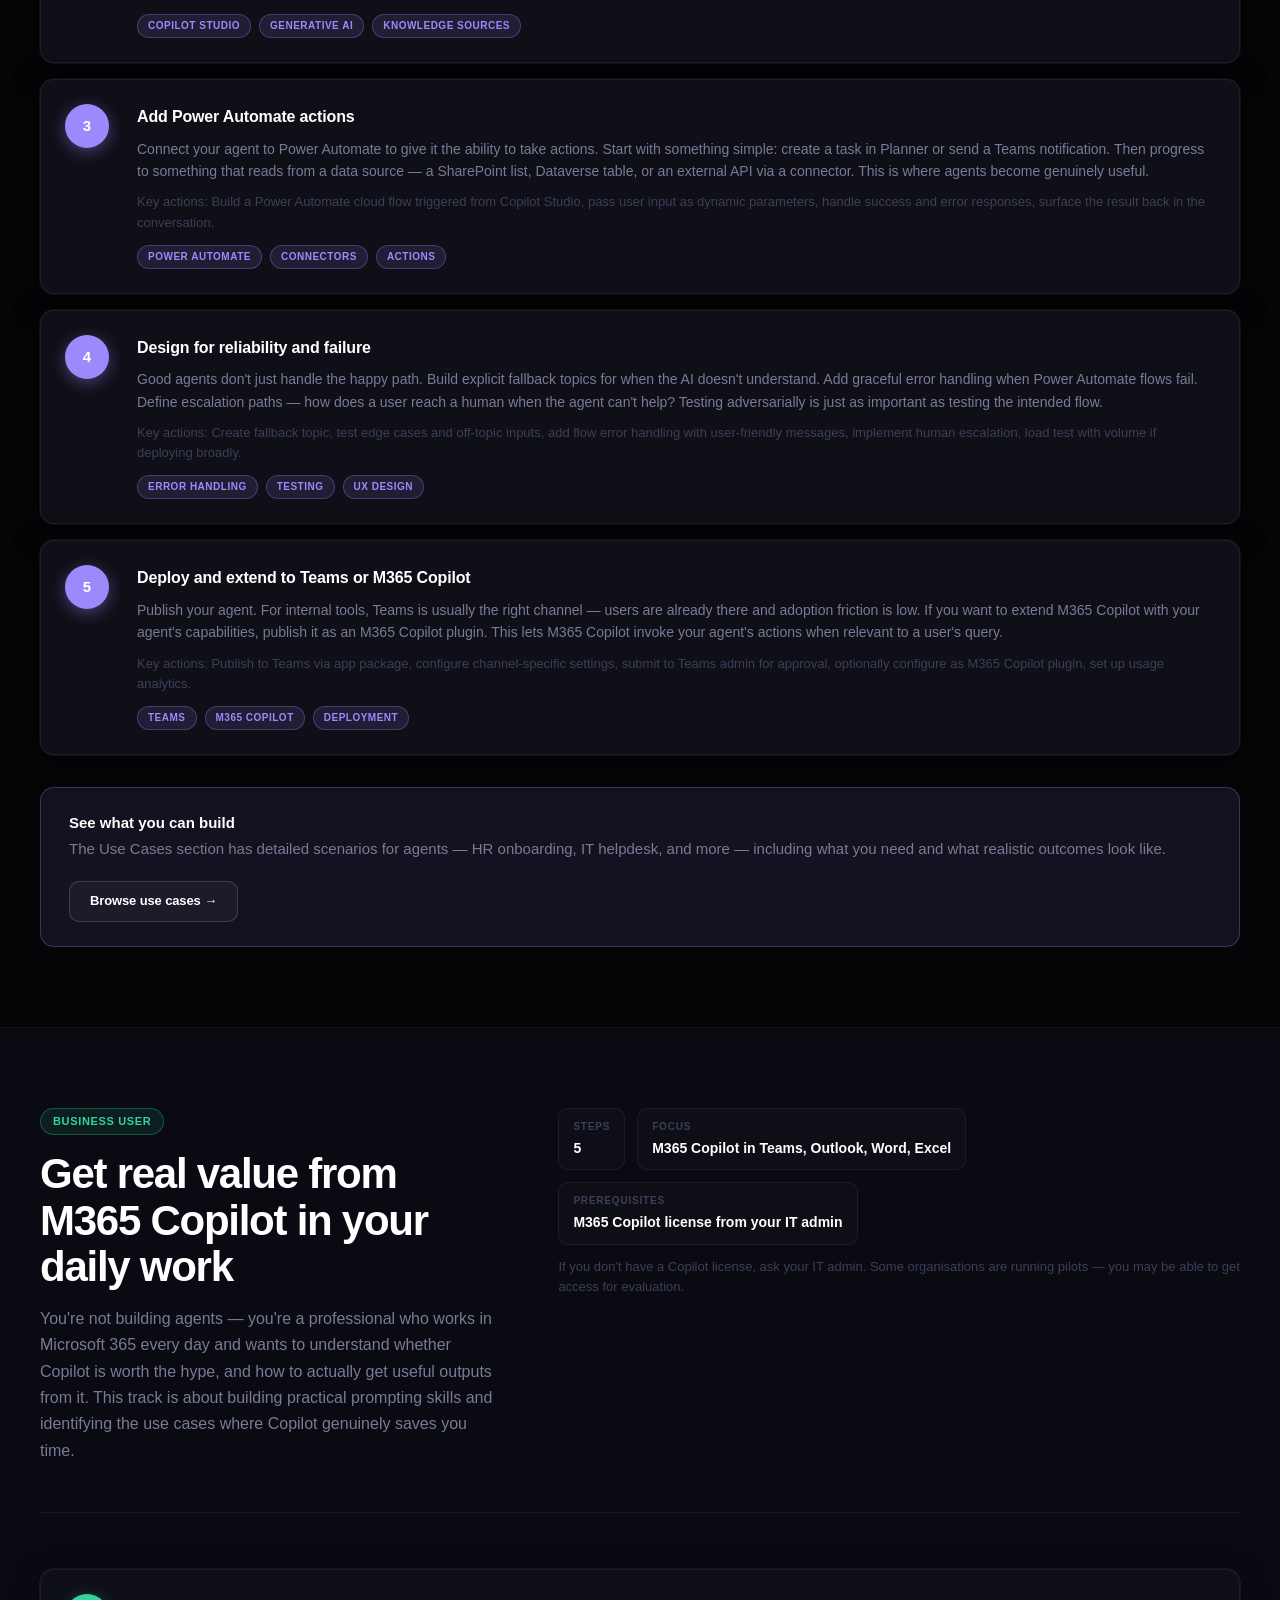
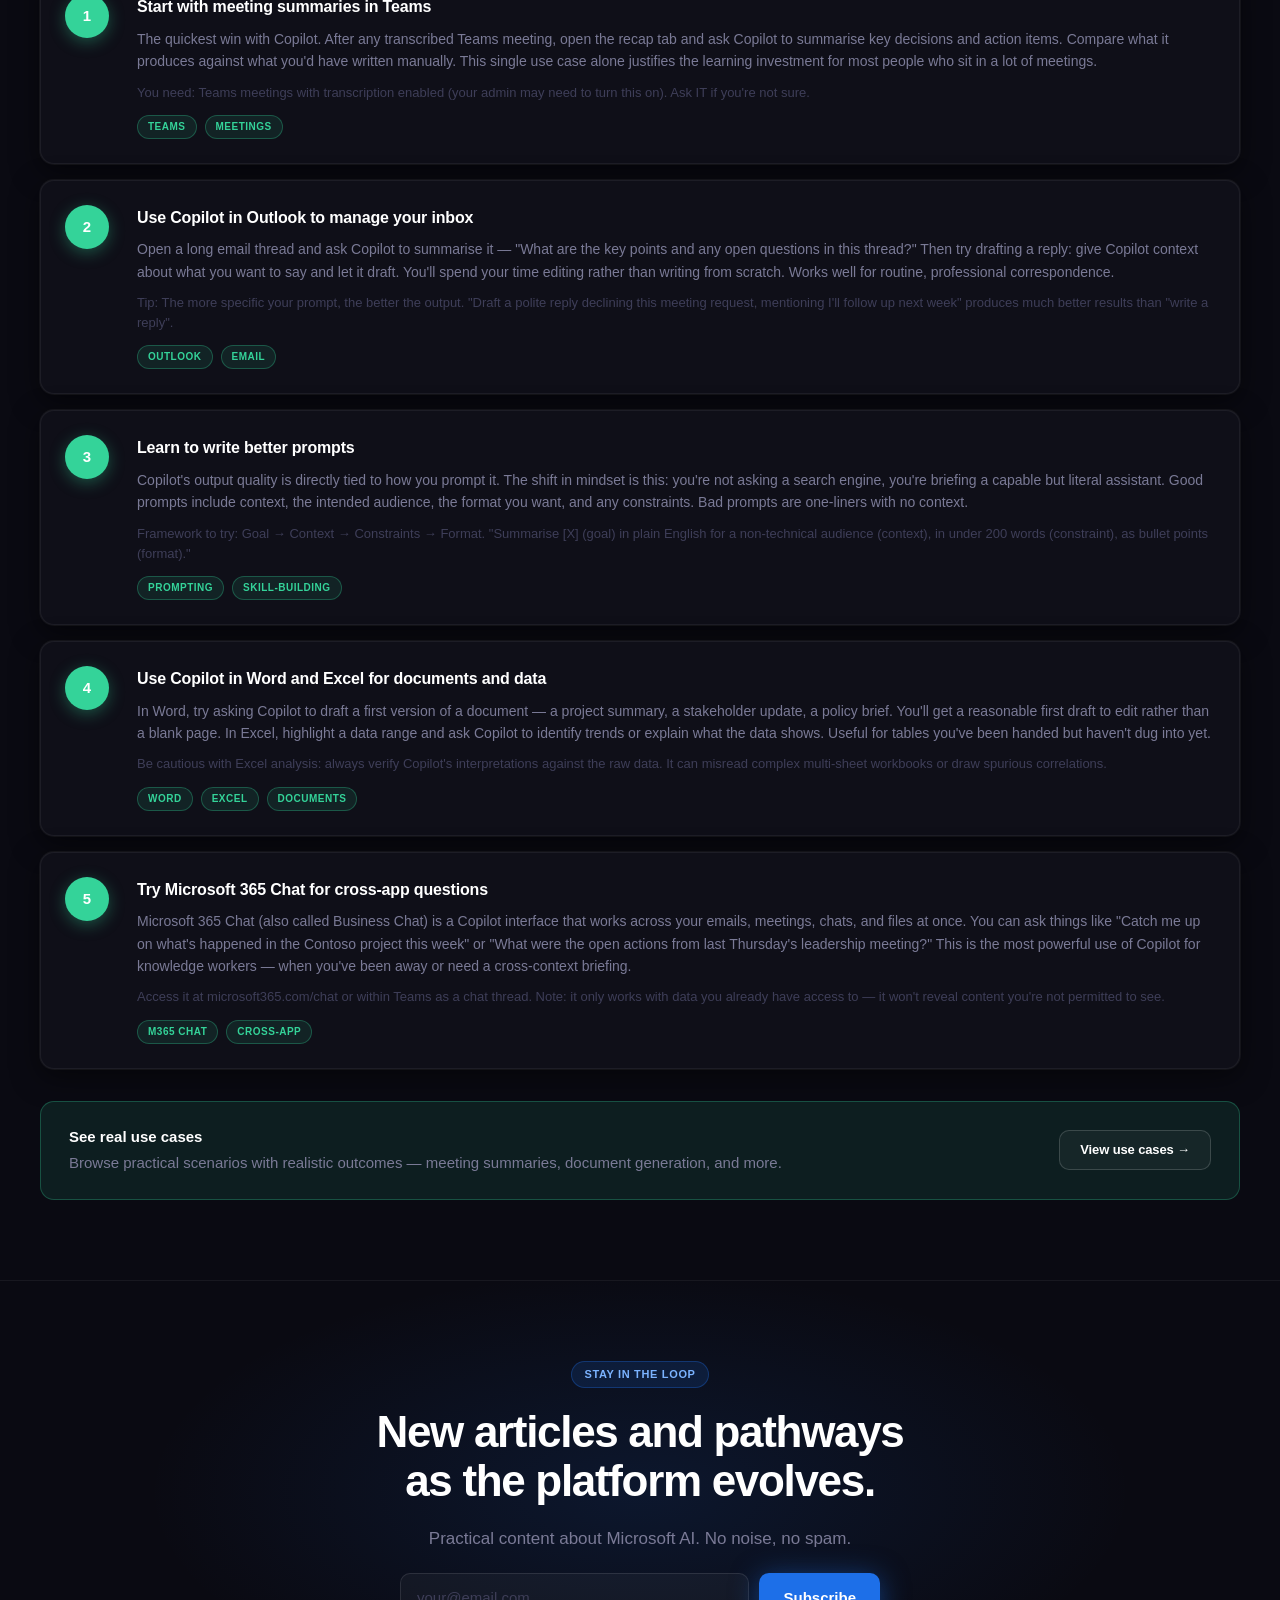
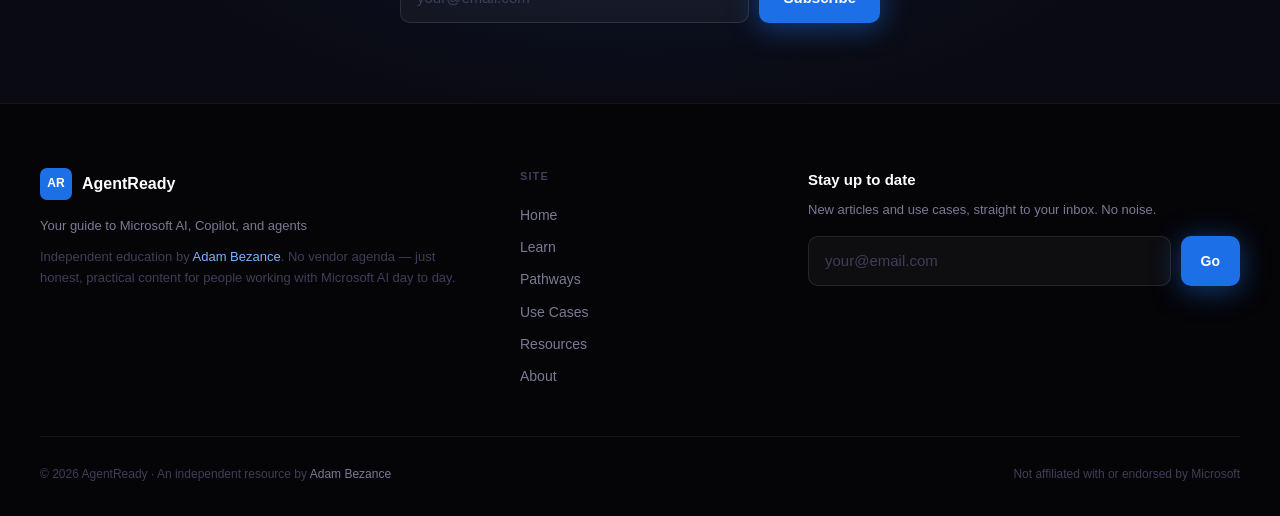
<file: agentready/pathways.html>
<!DOCTYPE html>
<html lang="en">
<head>
<meta charset="UTF-8">
<meta name="viewport" content="width=device-width, initial-scale=1.0">
<title>Pathways — AgentReady</title>
<meta name="description" content="Structured learning tracks for IT admins, developers, and business users working with M365 Copilot and Copilot Studio.">
<link rel="stylesheet" href="styles.css">
<style>
/* ── Pathway selector ──────────────────────────────────────── */
.path-selector {
  background: var(--base); border-bottom: 1px solid var(--border);
  padding: 0 var(--pad-x);
  position: sticky; top: var(--nav-h); z-index: 50;
}
.path-selector-inner {
  max-width: var(--wide); margin: 0 auto;
  display: flex; gap: 4px;
}
.path-tab {
  font-size: 13px; font-weight: 600; color: var(--fg-3);
  text-decoration: none; padding: 18px 16px; white-space: nowrap;
  border-bottom: 2px solid transparent;
  transition: color var(--t-fast) var(--ease), border-color var(--t-fast) var(--ease);
  display: flex; align-items: center; gap: 8px;
}
.path-tab:hover { color: var(--fg-2); }
.path-tab.active-admin   { color: var(--blue-lt); border-bottom-color: var(--blue); }
.path-tab.active-dev     { color: var(--violet);  border-bottom-color: var(--violet); }
.path-tab.active-biz     { color: var(--green);   border-bottom-color: var(--green); }

/* ── Pathway sections ──────────────────────────────────────── */
.pathway {
  padding: 80px var(--pad-x);
  border-bottom: 1px solid var(--border);
}
.pathway:nth-child(even) { background: var(--base); }
.pathway-inner { max-width: var(--wide); margin: 0 auto; }

/* Pathway header */
.pathway-header {
  display: grid; grid-template-columns: 1fr 1.5fr; gap: 64px; align-items: start;
  margin-bottom: 56px; padding-bottom: 48px; border-bottom: 1px solid var(--border);
}
.pathway-audience { display: flex; flex-direction: column; gap: 16px; }
.pathway-title { font-size: clamp(28px, 3.5vw, 42px); font-weight: 800; letter-spacing: -0.03em; line-height: 1.1; color: var(--fg); }
.pathway-about { font-size: 16px; color: var(--fg-2); line-height: 1.65; }
.pathway-meta { display: flex; flex-direction: column; gap: 12px; }
.pathway-meta-row { display: flex; gap: 12px; flex-wrap: wrap; }
.pathway-meta-item {
  padding: 10px 14px; border-radius: var(--r-md);
  background: rgba(255,255,255,0.02); border: 1px solid var(--border);
  display: flex; flex-direction: column; gap: 2px;
}
.pathway-meta-label { font-size: 10px; font-weight: 700; letter-spacing: 0.08em; text-transform: uppercase; color: var(--fg-3); }
.pathway-meta-value { font-size: 14px; font-weight: 600; color: var(--fg); }

/* Steps layout */
.steps-grid { display: flex; flex-direction: column; gap: 16px; }
.pathway-step {
  display: grid; grid-template-columns: 52px 1fr; gap: 20px; align-items: start;
  padding: 24px; border-radius: var(--r-lg);
  background: var(--surface); border: 1px solid var(--border);
  box-shadow: var(--glow-card);
  transition: border-color var(--t-base) var(--ease), transform var(--t-base) var(--ease);
}
.pathway-step:hover { border-color: var(--blue-brd); transform: translateX(4px); }
.pathway-step.admin:hover  { border-color: var(--blue-brd); }
.pathway-step.dev:hover    { border-color: rgba(155,138,251,0.35); }
.pathway-step.biz:hover    { border-color: rgba(52,211,153,0.30); }

.step-badge {
  width: 44px; height: 44px; border-radius: 50%;
  display: flex; align-items: center; justify-content: center;
  font-size: 15px; font-weight: 800; color: #fff; flex-shrink: 0;
}
.step-badge.admin  { background: var(--blue); box-shadow: 0 4px 16px rgba(29,111,232,0.40); }
.step-badge.dev    { background: var(--violet); box-shadow: 0 4px 16px rgba(155,138,251,0.40); }
.step-badge.biz    { background: var(--green);  box-shadow: 0 4px 16px rgba(52,211,153,0.35); }

.step-content { display: flex; flex-direction: column; gap: 8px; }
.step-title { font-size: 16px; font-weight: 700; color: var(--fg); letter-spacing: -0.01em; }
.step-desc  { font-size: 14px; color: var(--fg-2); line-height: 1.6; }
.step-detail { font-size: 13px; color: var(--fg-3); line-height: 1.55; margin-top: 2px; }
.step-tags  { display: flex; gap: 8px; flex-wrap: wrap; margin-top: 4px; }
.step-tag   {
  font-size: 10px; font-weight: 700; letter-spacing: 0.05em; text-transform: uppercase;
  padding: 3px 10px; border-radius: var(--r-full); border: 1px solid;
}
.step-tag.admin { background: var(--blue-dim); color: var(--blue-lt); border-color: var(--blue-brd); }
.step-tag.dev   { background: rgba(155,138,251,0.12); color: var(--violet); border-color: rgba(155,138,251,0.30); }
.step-tag.biz   { background: var(--green-bg); color: var(--green); border-color: rgba(52,211,153,0.30); }

/* Pathway CTA */
.pathway-cta {
  margin-top: 32px; padding: 24px 28px; border-radius: var(--r-lg);
  display: flex; justify-content: space-between; align-items: center; gap: 20px; flex-wrap: wrap;
}
.pathway-cta.admin { background: var(--blue-dim); border: 1px solid var(--blue-brd); }
.pathway-cta.dev   { background: rgba(155,138,251,0.10); border: 1px solid rgba(155,138,251,0.28); }
.pathway-cta.biz   { background: var(--green-bg); border: 1px solid rgba(52,211,153,0.28); }
.pathway-cta-text  { font-size: 15px; color: var(--fg-2); line-height: 1.5; }
.pathway-cta-text strong { color: var(--fg); display: block; margin-bottom: 4px; }

@media (max-width: 768px) {
  .pathway-header { grid-template-columns: 1fr; gap: 32px; }
  .pathway-step   { grid-template-columns: 44px 1fr; gap: 14px; }
}
</style>
</head>
<body>

<!-- NAVIGATION -->
<nav class="nav" id="nav">
  <div class="nav-inner">
    <a class="nav-logo" href="index.html">
      <div class="nav-mark">AR</div>
      <div class="nav-identity">
        <span class="nav-name">AgentReady</span>
        <span class="nav-sub">Microsoft AI · Copilot · Agents</span>
      </div>
    </a>
    <div class="nav-links" id="nav-links">
      <a class="nav-link" href="index.html">Home</a>
      <a class="nav-link" href="learn.html">Learn</a>
      <a class="nav-link active" href="pathways.html">Pathways</a>
      <a class="nav-link" href="use-cases.html">Use Cases</a>
      <a class="nav-link" href="resources.html">Resources</a>
      <a class="nav-link" href="about.html">About</a>
      <a class="nav-cta" href="index.html#newsletter">Subscribe</a>
    </div>
    <button class="nav-toggle" id="nav-toggle" aria-label="Open menu">
      <span></span><span></span><span></span>
    </button>
  </div>
</nav>

<!-- PAGE HEADER -->
<div class="page-header">
  <div class="page-header-bg"></div>
  <div class="page-header-inner">
    <div class="eyebrow">Pathways</div>
    <h1 class="page-title">Learning tracks</h1>
    <p class="page-desc">Structured, role-matched paths through the Microsoft AI landscape. Know exactly where to start and what to focus on for your situation.</p>
    <div style="display:flex;gap:10px;flex-wrap:wrap;margin-top:8px">
      <a class="pill pill-blue" href="#it-admin">IT Admin</a>
      <a class="pill pill-violet" href="#developer">Developer</a>
      <a class="pill pill-green" href="#business-user">Business User</a>
    </div>
  </div>
</div>

<!-- PATHWAY TABS -->
<div class="path-selector">
  <div class="path-selector-inner">
    <a class="path-tab active-admin" href="#it-admin">IT Admin</a>
    <a class="path-tab" href="#developer">Developer</a>
    <a class="path-tab" href="#business-user">Business User</a>
  </div>
</div>

<!-- PATHWAY 1: IT ADMIN -->
<section class="pathway" id="it-admin">
  <div class="pathway-inner">
    <div class="pathway-header reveal">
      <div class="pathway-audience">
        <div class="pill pill-blue" style="width:fit-content">IT Admin</div>
        <h2 class="pathway-title">Enable and govern Microsoft AI in your organisation</h2>
        <p class="pathway-about">You're responsible for tenant health, licensing, data governance, and security. Your job with Microsoft AI isn't to build agents — it's to make sure Copilot is enabled safely, the data estate is in good shape, and the organisation can use these tools without creating compliance risk.</p>
      </div>
      <div class="pathway-meta">
        <div class="pathway-meta-row">
          <div class="pathway-meta-item">
            <span class="pathway-meta-label">Steps</span>
            <span class="pathway-meta-value">5</span>
          </div>
          <div class="pathway-meta-item">
            <span class="pathway-meta-label">Focus</span>
            <span class="pathway-meta-value">M365 Copilot, Tenant governance, Copilot Studio policies</span>
          </div>
          <div class="pathway-meta-item">
            <span class="pathway-meta-label">Tools needed</span>
            <span class="pathway-meta-value">Microsoft 365 Admin Centre, Purview, Entra ID</span>
          </div>
        </div>
        <p style="font-size:13px;color:var(--fg-3);line-height:1.6">This pathway assumes you have global admin or equivalent access to your Microsoft 365 tenant and familiarity with the admin centre.</p>
      </div>
    </div>

    <div class="steps-grid">
      <div class="pathway-step admin reveal">
        <div class="step-badge admin">1</div>
        <div class="step-content">
          <div class="step-title">Understand what Copilot can see in your tenant</div>
          <div class="step-desc">Before enabling Copilot for anyone, audit what data is accessible to who. Copilot surfaces content users already have permission to access — which means overshared SharePoint sites, broad security groups, and poorly labelled documents will all become visible through Copilot queries. Run a SharePoint access review first.</div>
          <div class="step-detail">Key actions: SharePoint permission audit, check site-wide sharing links, review external sharing settings, identify broadly accessible sensitive content.</div>
          <div class="step-tags"><span class="step-tag admin">M365 Admin</span><span class="step-tag admin">Purview</span><span class="step-tag admin">SharePoint Admin</span></div>
        </div>
      </div>
      <div class="pathway-step admin reveal reveal-d1">
        <div class="step-badge admin">2</div>
        <div class="step-content">
          <div class="step-title">Configure Microsoft Purview sensitivity labels and DLP</div>
          <div class="step-desc">Copilot respects sensitivity labels — content marked as Confidential won't be summarised or surfaced in responses to users who don't have access. Set up and enforce sensitivity labels before rolling out Copilot broadly. Data Loss Prevention policies should also be configured to catch Copilot-specific scenarios.</div>
          <div class="step-detail">Key actions: Define label taxonomy, apply auto-labelling policies, configure Copilot-specific DLP policies in Purview, test label enforcement with Copilot responses.</div>
          <div class="step-tags"><span class="step-tag admin">Microsoft Purview</span><span class="step-tag admin">DLP</span><span class="step-tag admin">Sensitivity Labels</span></div>
        </div>
      </div>
      <div class="pathway-step admin reveal">
        <div class="step-badge admin">3</div>
        <div class="step-content">
          <div class="step-title">Enable M365 Copilot and assign licenses</div>
          <div class="step-desc">Once data governance is in reasonable shape, enable the Copilot add-on in the Microsoft 365 admin centre and assign licenses. Start with a pilot group — ideally a cross-functional set of power users who will give you useful feedback and can champion adoption. Don't roll out to everyone at once.</div>
          <div class="step-detail">Key actions: Purchase and assign Copilot licenses, enable Copilot in M365 admin, set up pilot group, configure usage policies (what Copilot can and can't do), communicate to pilot users.</div>
          <div class="step-tags"><span class="step-tag admin">M365 Admin</span><span class="step-tag admin">Licensing</span></div>
        </div>
      </div>
      <div class="pathway-step admin reveal reveal-d1">
        <div class="step-badge admin">4</div>
        <div class="step-content">
          <div class="step-title">Set up Copilot usage reporting and monitoring</div>
          <div class="step-desc">Microsoft provides Copilot usage analytics in the Microsoft 365 admin centre and through Viva Insights. Set up dashboards to track adoption, feature usage by app, and user activity. This data is essential for ROI measurement and for identifying where adoption support is needed.</div>
          <div class="step-detail">Key actions: Enable Copilot usage reports in M365 admin, configure Viva Insights dashboard, set up retention policies for Copilot interaction logs, define what usage signals you'll track for success.</div>
          <div class="step-tags"><span class="step-tag admin">Viva Insights</span><span class="step-tag admin">M365 Admin</span><span class="step-tag admin">Reporting</span></div>
        </div>
      </div>
      <div class="pathway-step admin reveal">
        <div class="step-badge admin">5</div>
        <div class="step-content">
          <div class="step-title">Govern Copilot Studio deployments</div>
          <div class="step-desc">If developers or power users are building agents in Copilot Studio, you need governance guardrails. This means Power Platform environment policies, data loss prevention for connectors, and approval processes for publishing agents to Teams or SharePoint. Copilot Studio agents with broad permissions can cause real damage if not governed properly.</div>
          <div class="step-detail">Key actions: Define Power Platform DLP policies, create environment strategy (dev / test / prod), set Copilot Studio publishing policies, require security review for agents that write to business systems.</div>
          <div class="step-tags"><span class="step-tag admin">Power Platform</span><span class="step-tag admin">Copilot Studio</span><span class="step-tag admin">DLP</span></div>
        </div>
      </div>
    </div>

    <div class="pathway-cta admin reveal" style="margin-top:32px">
      <div class="pathway-cta-text">
        <strong>Want the foundational knowledge first?</strong>
        The Learn section covers what M365 Copilot is and how it works — useful context before diving into admin configuration.
      </div>
      <a class="btn btn-primary btn-sm" href="learn.html#m365-copilot">Read the explainer →</a>
    </div>
  </div>
</section>

<!-- PATHWAY 2: DEVELOPER -->
<section class="pathway" id="developer">
  <div class="pathway-inner">
    <div class="pathway-header reveal">
      <div class="pathway-audience">
        <div class="pill pill-violet" style="width:fit-content">Developer</div>
        <h2 class="pathway-title">Build agents and extend Microsoft AI with Copilot Studio</h2>
        <p class="pathway-about">You're building solutions — whether that's as a Power Platform developer, a consultant implementing for clients, or a software developer extending into the Microsoft AI space. Your focus is on what's buildable, how it integrates with existing systems, and what the resulting solution actually does reliably.</p>
      </div>
      <div class="pathway-meta">
        <div class="pathway-meta-row">
          <div class="pathway-meta-item">
            <span class="pathway-meta-label">Steps</span>
            <span class="pathway-meta-value">5</span>
          </div>
          <div class="pathway-meta-item">
            <span class="pathway-meta-label">Focus</span>
            <span class="pathway-meta-value">Copilot Studio, Power Automate, agent design</span>
          </div>
          <div class="pathway-meta-item">
            <span class="pathway-meta-label">Prerequisites</span>
            <span class="pathway-meta-value">Power Platform basics helpful but not required</span>
          </div>
        </div>
        <p style="font-size:13px;color:var(--fg-3);line-height:1.6">This pathway works whether you're new to Copilot Studio or transitioning from the classic Power Virtual Agents.</p>
      </div>
    </div>

    <div class="steps-grid">
      <div class="pathway-step dev reveal">
        <div class="step-badge dev">1</div>
        <div class="step-content">
          <div class="step-title">Set up your development environment</div>
          <div class="step-desc">You need a Power Platform environment to build in. If you don't have a developer tenant, create one at developer.microsoft.com/en-us/microsoft-365/dev-program. Set up a dedicated development environment in Power Platform admin — don't build in your default environment or in production.</div>
          <div class="step-detail">Key actions: Create Microsoft 365 developer tenant (or use existing), provision a Power Platform dev environment, enable Dataverse, sign in to copilotstudio.microsoft.com.</div>
          <div class="step-tags"><span class="step-tag dev">Power Platform</span><span class="step-tag dev">Copilot Studio</span></div>
        </div>
      </div>
      <div class="pathway-step dev reveal reveal-d1">
        <div class="step-badge dev">2</div>
        <div class="step-content">
          <div class="step-title">Build a knowledge-based agent from scratch</div>
          <div class="step-desc">Create a new agent in Copilot Studio. Write clear, specific agent instructions — this is the most impactful thing you'll do. Add a knowledge source (a SharePoint site or uploaded document) and test it thoroughly in the test panel. Learn what "generative answers" mode does vs. classic topics.</div>
          <div class="step-detail">Key actions: Create blank agent, write system instructions, add SharePoint knowledge source, test with 20+ varied questions, review which questions it handles vs fails, refine instructions based on failure patterns.</div>
          <div class="step-tags"><span class="step-tag dev">Copilot Studio</span><span class="step-tag dev">Generative AI</span><span class="step-tag dev">Knowledge Sources</span></div>
        </div>
      </div>
      <div class="pathway-step dev reveal">
        <div class="step-badge dev">3</div>
        <div class="step-content">
          <div class="step-title">Add Power Automate actions</div>
          <div class="step-desc">Connect your agent to Power Automate to give it the ability to take actions. Start with something simple: create a task in Planner or send a Teams notification. Then progress to something that reads from a data source — a SharePoint list, Dataverse table, or an external API via a connector. This is where agents become genuinely useful.</div>
          <div class="step-detail">Key actions: Build a Power Automate cloud flow triggered from Copilot Studio, pass user input as dynamic parameters, handle success and error responses, surface the result back in the conversation.</div>
          <div class="step-tags"><span class="step-tag dev">Power Automate</span><span class="step-tag dev">Connectors</span><span class="step-tag dev">Actions</span></div>
        </div>
      </div>
      <div class="pathway-step dev reveal reveal-d1">
        <div class="step-badge dev">4</div>
        <div class="step-content">
          <div class="step-title">Design for reliability and failure</div>
          <div class="step-desc">Good agents don't just handle the happy path. Build explicit fallback topics for when the AI doesn't understand. Add graceful error handling when Power Automate flows fail. Define escalation paths — how does a user reach a human when the agent can't help? Testing adversarially is just as important as testing the intended flow.</div>
          <div class="step-detail">Key actions: Create fallback topic, test edge cases and off-topic inputs, add flow error handling with user-friendly messages, implement human escalation, load test with volume if deploying broadly.</div>
          <div class="step-tags"><span class="step-tag dev">Error Handling</span><span class="step-tag dev">Testing</span><span class="step-tag dev">UX Design</span></div>
        </div>
      </div>
      <div class="pathway-step dev reveal">
        <div class="step-badge dev">5</div>
        <div class="step-content">
          <div class="step-title">Deploy and extend to Teams or M365 Copilot</div>
          <div class="step-desc">Publish your agent. For internal tools, Teams is usually the right channel — users are already there and adoption friction is low. If you want to extend M365 Copilot with your agent's capabilities, publish it as an M365 Copilot plugin. This lets M365 Copilot invoke your agent's actions when relevant to a user's query.</div>
          <div class="step-detail">Key actions: Publish to Teams via app package, configure channel-specific settings, submit to Teams admin for approval, optionally configure as M365 Copilot plugin, set up usage analytics.</div>
          <div class="step-tags"><span class="step-tag dev">Teams</span><span class="step-tag dev">M365 Copilot</span><span class="step-tag dev">Deployment</span></div>
        </div>
      </div>
    </div>

    <div class="pathway-cta dev reveal" style="margin-top:32px">
      <div class="pathway-cta-text">
        <strong>See what you can build</strong>
        The Use Cases section has detailed scenarios for agents — HR onboarding, IT helpdesk, and more — including what you need and what realistic outcomes look like.
      </div>
      <a class="btn btn-secondary btn-sm" href="use-cases.html">Browse use cases →</a>
    </div>
  </div>
</section>

<!-- PATHWAY 3: BUSINESS USER -->
<section class="pathway" id="business-user">
  <div class="pathway-inner">
    <div class="pathway-header reveal">
      <div class="pathway-audience">
        <div class="pill pill-green" style="width:fit-content">Business User</div>
        <h2 class="pathway-title">Get real value from M365 Copilot in your daily work</h2>
        <p class="pathway-about">You're not building agents — you're a professional who works in Microsoft 365 every day and wants to understand whether Copilot is worth the hype, and how to actually get useful outputs from it. This track is about building practical prompting skills and identifying the use cases where Copilot genuinely saves you time.</p>
      </div>
      <div class="pathway-meta">
        <div class="pathway-meta-row">
          <div class="pathway-meta-item">
            <span class="pathway-meta-label">Steps</span>
            <span class="pathway-meta-value">5</span>
          </div>
          <div class="pathway-meta-item">
            <span class="pathway-meta-label">Focus</span>
            <span class="pathway-meta-value">M365 Copilot in Teams, Outlook, Word, Excel</span>
          </div>
          <div class="pathway-meta-item">
            <span class="pathway-meta-label">Prerequisites</span>
            <span class="pathway-meta-value">M365 Copilot license from your IT admin</span>
          </div>
        </div>
        <p style="font-size:13px;color:var(--fg-3);line-height:1.6">If you don't have a Copilot license, ask your IT admin. Some organisations are running pilots — you may be able to get access for evaluation.</p>
      </div>
    </div>

    <div class="steps-grid">
      <div class="pathway-step biz reveal">
        <div class="step-badge biz">1</div>
        <div class="step-content">
          <div class="step-title">Start with meeting summaries in Teams</div>
          <div class="step-desc">The quickest win with Copilot. After any transcribed Teams meeting, open the recap tab and ask Copilot to summarise key decisions and action items. Compare what it produces against what you'd have written manually. This single use case alone justifies the learning investment for most people who sit in a lot of meetings.</div>
          <div class="step-detail">You need: Teams meetings with transcription enabled (your admin may need to turn this on). Ask IT if you're not sure.</div>
          <div class="step-tags"><span class="step-tag biz">Teams</span><span class="step-tag biz">Meetings</span></div>
        </div>
      </div>
      <div class="pathway-step biz reveal reveal-d1">
        <div class="step-badge biz">2</div>
        <div class="step-content">
          <div class="step-title">Use Copilot in Outlook to manage your inbox</div>
          <div class="step-desc">Open a long email thread and ask Copilot to summarise it — "What are the key points and any open questions in this thread?" Then try drafting a reply: give Copilot context about what you want to say and let it draft. You'll spend your time editing rather than writing from scratch. Works well for routine, professional correspondence.</div>
          <div class="step-detail">Tip: The more specific your prompt, the better the output. "Draft a polite reply declining this meeting request, mentioning I'll follow up next week" produces much better results than "write a reply".</div>
          <div class="step-tags"><span class="step-tag biz">Outlook</span><span class="step-tag biz">Email</span></div>
        </div>
      </div>
      <div class="pathway-step biz reveal">
        <div class="step-badge biz">3</div>
        <div class="step-content">
          <div class="step-title">Learn to write better prompts</div>
          <div class="step-desc">Copilot's output quality is directly tied to how you prompt it. The shift in mindset is this: you're not asking a search engine, you're briefing a capable but literal assistant. Good prompts include context, the intended audience, the format you want, and any constraints. Bad prompts are one-liners with no context.</div>
          <div class="step-detail">Framework to try: Goal → Context → Constraints → Format. "Summarise [X] (goal) in plain English for a non-technical audience (context), in under 200 words (constraint), as bullet points (format)."</div>
          <div class="step-tags"><span class="step-tag biz">Prompting</span><span class="step-tag biz">Skill-building</span></div>
        </div>
      </div>
      <div class="pathway-step biz reveal reveal-d1">
        <div class="step-badge biz">4</div>
        <div class="step-content">
          <div class="step-title">Use Copilot in Word and Excel for documents and data</div>
          <div class="step-desc">In Word, try asking Copilot to draft a first version of a document — a project summary, a stakeholder update, a policy brief. You'll get a reasonable first draft to edit rather than a blank page. In Excel, highlight a data range and ask Copilot to identify trends or explain what the data shows. Useful for tables you've been handed but haven't dug into yet.</div>
          <div class="step-detail">Be cautious with Excel analysis: always verify Copilot's interpretations against the raw data. It can misread complex multi-sheet workbooks or draw spurious correlations.</div>
          <div class="step-tags"><span class="step-tag biz">Word</span><span class="step-tag biz">Excel</span><span class="step-tag biz">Documents</span></div>
        </div>
      </div>
      <div class="pathway-step biz reveal">
        <div class="step-badge biz">5</div>
        <div class="step-content">
          <div class="step-title">Try Microsoft 365 Chat for cross-app questions</div>
          <div class="step-desc">Microsoft 365 Chat (also called Business Chat) is a Copilot interface that works across your emails, meetings, chats, and files at once. You can ask things like "Catch me up on what's happened in the Contoso project this week" or "What were the open actions from last Thursday's leadership meeting?" This is the most powerful use of Copilot for knowledge workers — when you've been away or need a cross-context briefing.</div>
          <div class="step-detail">Access it at microsoft365.com/chat or within Teams as a chat thread. Note: it only works with data you already have access to — it won't reveal content you're not permitted to see.</div>
          <div class="step-tags"><span class="step-tag biz">M365 Chat</span><span class="step-tag biz">Cross-app</span></div>
        </div>
      </div>
    </div>

    <div class="pathway-cta biz reveal" style="margin-top:32px">
      <div class="pathway-cta-text">
        <strong>See real use cases</strong>
        Browse practical scenarios with realistic outcomes — meeting summaries, document generation, and more.
      </div>
      <a class="btn btn-secondary btn-sm" href="use-cases.html">View use cases →</a>
    </div>
  </div>
</section>

<!-- NEWSLETTER CTA -->
<section class="cta-band" id="newsletter">
  <div class="cta-band-bg"></div>
  <div class="cta-band-inner reveal">
    <div class="pill pill-blue">Stay in the loop</div>
    <h2 class="cta-title">New articles and pathways<br>as the platform evolves.</h2>
    <p class="cta-sub">Practical content about Microsoft AI. No noise, no spam.</p>
    <form class="nl-form" style="max-width:480px;width:100%" onsubmit="return false;">
      <input class="nl-input" type="email" placeholder="your@email.com" required>
      <button class="nl-btn" type="submit">Subscribe</button>
    </form>
  </div>
</section>

<!-- FOOTER -->
<footer>
  <div class="footer-inner">
    <div>
      <div class="footer-logo">
        <div class="footer-mark">AR</div>
        <span class="footer-wordmark">AgentReady</span>
      </div>
      <div class="footer-tagline">Your guide to Microsoft AI, Copilot, and agents</div>
      <p class="footer-desc">Independent education by <a href="about.html">Adam Bezance</a>. No vendor agenda — just honest, practical content for people working with Microsoft AI day to day.</p>
    </div>
    <div>
      <div class="footer-nav-title">Site</div>
      <div class="footer-nav-links">
        <a href="index.html">Home</a>
        <a href="learn.html">Learn</a>
        <a href="pathways.html">Pathways</a>
        <a href="use-cases.html">Use Cases</a>
        <a href="resources.html">Resources</a>
        <a href="about.html">About</a>
      </div>
    </div>
    <div>
      <div class="footer-nl-title">Stay up to date</div>
      <div class="footer-nl-desc">New articles and use cases, straight to your inbox. No noise.</div>
      <form class="nl-form" onsubmit="return false;">
        <input class="nl-input" type="email" placeholder="your@email.com" required>
        <button class="nl-btn" type="submit" style="padding:12px 20px;font-size:14px">Go</button>
      </form>
    </div>
  </div>
  <div class="footer-bottom">
    <span class="footer-copy">© 2026 AgentReady · An independent resource by <a href="about.html">Adam Bezance</a></span>
    <span class="footer-copy">Not affiliated with or endorsed by Microsoft</span>
  </div>
</footer>

<script>
  const nav = document.getElementById('nav');
  window.addEventListener('scroll', () => nav.classList.toggle('scrolled', window.scrollY > 30));
  const toggle = document.getElementById('nav-toggle');
  const links  = document.getElementById('nav-links');
  toggle?.addEventListener('click', () => links.classList.toggle('open'));
  const obs = new IntersectionObserver((entries) => {
    entries.forEach(e => { if (e.isIntersecting) { e.target.classList.add('visible'); obs.unobserve(e.target); }});
  }, { threshold: 0.08 });
  document.querySelectorAll('.reveal').forEach(el => obs.observe(el));

  // Pathway tab highlighting
  const pathways = document.querySelectorAll('section[id]');
  const tabs = document.querySelectorAll('.path-tab');
  const colorMap = { 'it-admin': 'active-admin', 'developer': 'active-dev', 'business-user': 'active-biz' };
  window.addEventListener('scroll', () => {
    let current = '';
    pathways.forEach(s => { if (window.scrollY >= s.offsetTop - 120) current = s.id; });
    tabs.forEach(t => {
      t.className = 'path-tab';
      if (t.getAttribute('href') === '#' + current && colorMap[current]) t.classList.add(colorMap[current]);
    });
  });
</script>
</body>
</html>
</file>
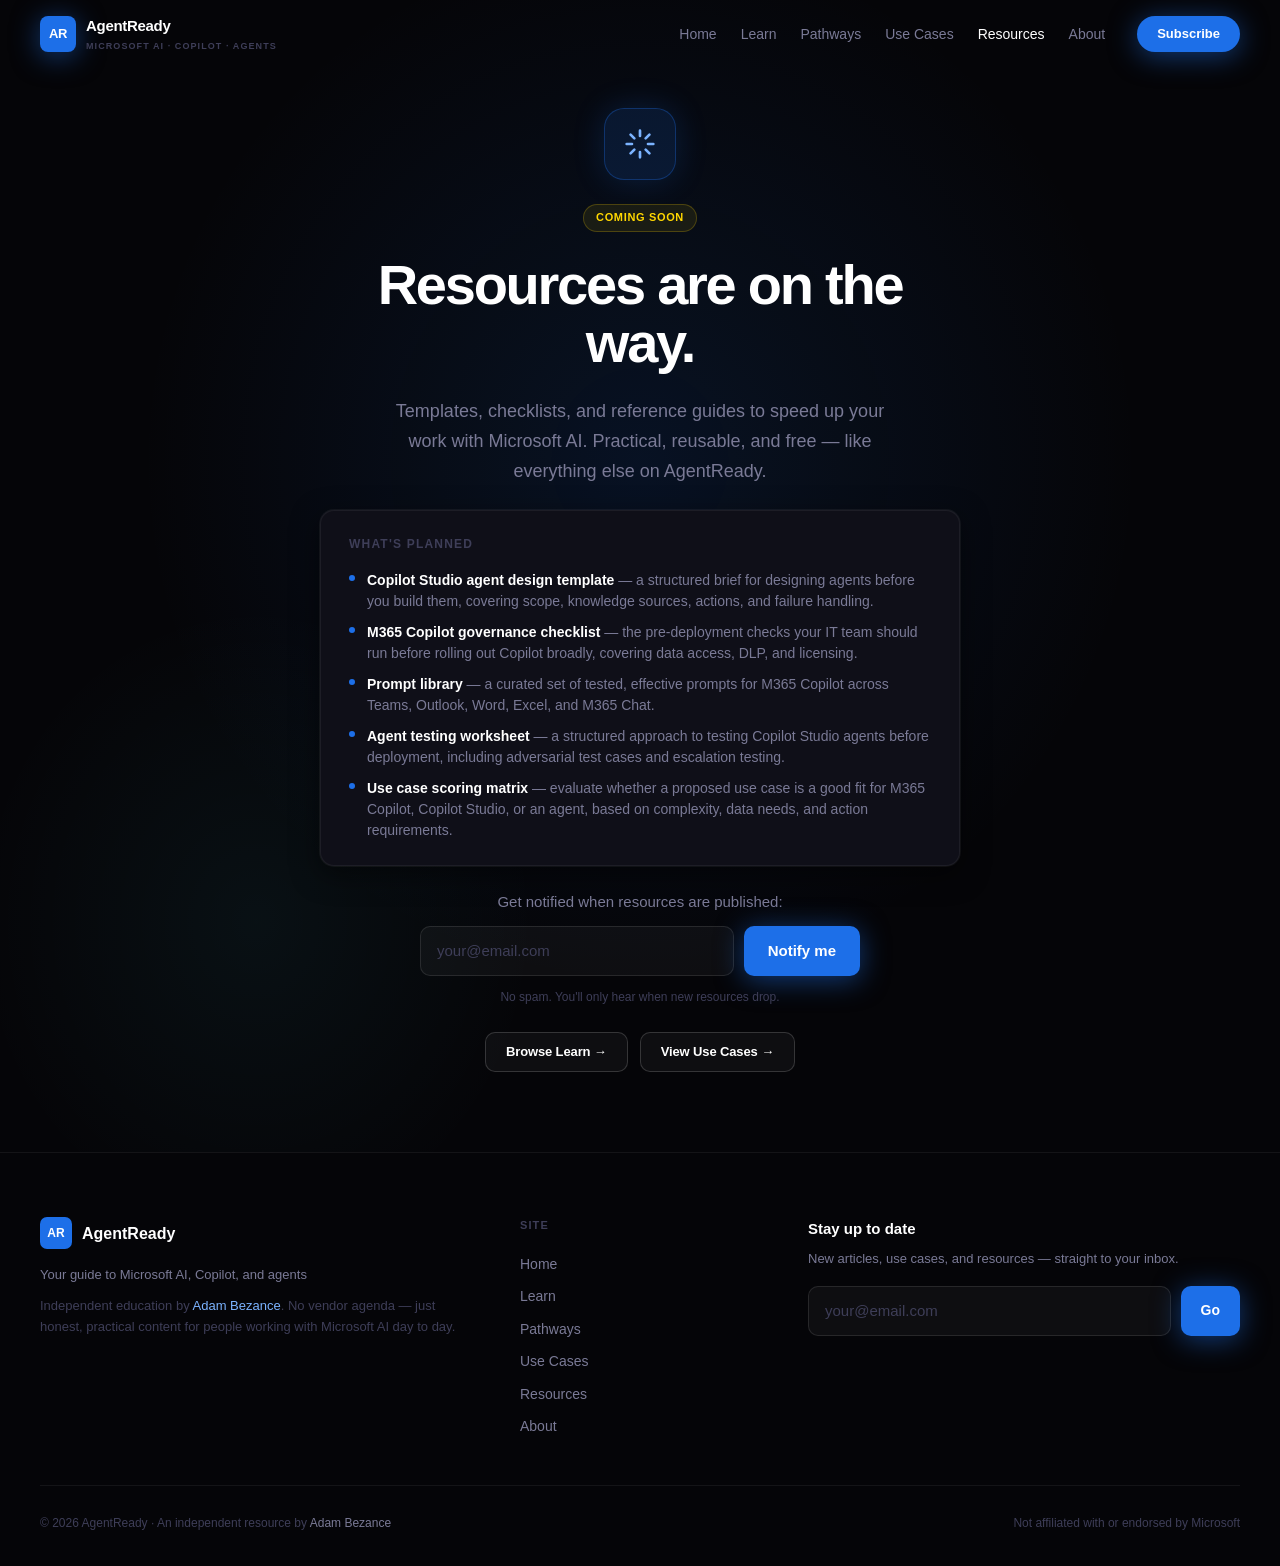
<file: agentready/resources.html>
<!DOCTYPE html>
<html lang="en">
<head>
<meta charset="UTF-8">
<meta name="viewport" content="width=device-width, initial-scale=1.0">
<title>Resources — AgentReady</title>
<meta name="description" content="AgentReady resources — coming soon. Templates, checklists, and reference guides for M365 Copilot and Copilot Studio.">
<link rel="stylesheet" href="styles.css">
<style>
.coming-soon {
  min-height: calc(100vh - var(--nav-h));
  display: flex; align-items: center; justify-content: center;
  padding: calc(var(--nav-h) + 40px) var(--pad-x) 80px;
  position: relative; overflow: hidden;
}
.coming-soon-bg {
  position: absolute; inset: 0; pointer-events: none;
  background:
    radial-gradient(ellipse 60% 70% at 50% 40%, rgba(29,111,232,0.12) 0%, transparent 65%),
    radial-gradient(ellipse 40% 50% at 20% 80%, rgba(80,230,255,0.05) 0%, transparent 55%);
}
.coming-soon-inner {
  position: relative; z-index: 1;
  max-width: 640px; width: 100%; text-align: center;
  display: flex; flex-direction: column; align-items: center; gap: 24px;
}
.coming-icon {
  width: 72px; height: 72px; border-radius: var(--r-xl);
  background: var(--blue-dim); border: 1px solid var(--blue-brd);
  display: flex; align-items: center; justify-content: center;
  box-shadow: 0 0 32px rgba(29,111,232,0.20);
}
.coming-title {
  font-size: clamp(36px, 5vw, 56px); font-weight: 800;
  letter-spacing: -0.04em; line-height: 1.05; color: var(--fg);
}
.coming-sub {
  font-size: 18px; color: var(--fg-2); line-height: 1.65; max-width: 520px;
}
.coming-what {
  width: 100%; background: var(--surface);
  border: 1px solid var(--border); border-radius: var(--r-lg);
  padding: 24px 28px; text-align: left;
  box-shadow: var(--glow-card);
}
.coming-what-title {
  font-size: 12px; font-weight: 700; letter-spacing: 0.10em;
  text-transform: uppercase; color: var(--fg-3); margin-bottom: 16px;
}
.coming-list { display: flex; flex-direction: column; gap: 10px; }
.coming-item {
  display: flex; gap: 12px; align-items: flex-start;
  font-size: 14px; color: var(--fg-2); line-height: 1.5;
}
.coming-item-dot {
  width: 6px; height: 6px; border-radius: 50%;
  background: var(--blue); flex-shrink: 0; margin-top: 5px;
}
.coming-item strong { color: var(--fg); }
.nl-note { font-size: 12px; color: var(--fg-3); }
</style>
</head>
<body>

<!-- NAVIGATION -->
<nav class="nav" id="nav">
  <div class="nav-inner">
    <a class="nav-logo" href="index.html">
      <div class="nav-mark">AR</div>
      <div class="nav-identity">
        <span class="nav-name">AgentReady</span>
        <span class="nav-sub">Microsoft AI · Copilot · Agents</span>
      </div>
    </a>
    <div class="nav-links" id="nav-links">
      <a class="nav-link" href="index.html">Home</a>
      <a class="nav-link" href="learn.html">Learn</a>
      <a class="nav-link" href="pathways.html">Pathways</a>
      <a class="nav-link" href="use-cases.html">Use Cases</a>
      <a class="nav-link active" href="resources.html">Resources</a>
      <a class="nav-link" href="about.html">About</a>
      <a class="nav-cta" href="index.html#newsletter">Subscribe</a>
    </div>
    <button class="nav-toggle" id="nav-toggle" aria-label="Open menu">
      <span></span><span></span><span></span>
    </button>
  </div>
</nav>

<!-- COMING SOON -->
<section class="coming-soon">
  <div class="coming-soon-bg"></div>
  <div class="coming-soon-inner reveal">
    <div class="coming-icon">
      <svg width="32" height="32" viewBox="0 0 24 24" fill="none"><path d="M12 2v4M12 18v4M4.93 4.93l2.83 2.83M16.24 16.24l2.83 2.83M2 12h4M18 12h4M4.93 19.07l2.83-2.83M16.24 7.76l2.83-2.83" stroke="#7BB3FF" stroke-width="2" stroke-linecap="round"/></svg>
    </div>
    <div class="pill pill-gold">Coming soon</div>
    <h1 class="coming-title">Resources are on the way.</h1>
    <p class="coming-sub">Templates, checklists, and reference guides to speed up your work with Microsoft AI. Practical, reusable, and free — like everything else on AgentReady.</p>

    <div class="coming-what">
      <div class="coming-what-title">What's planned</div>
      <div class="coming-list">
        <div class="coming-item">
          <div class="coming-item-dot"></div>
          <div><strong>Copilot Studio agent design template</strong> — a structured brief for designing agents before you build them, covering scope, knowledge sources, actions, and failure handling.</div>
        </div>
        <div class="coming-item">
          <div class="coming-item-dot"></div>
          <div><strong>M365 Copilot governance checklist</strong> — the pre-deployment checks your IT team should run before rolling out Copilot broadly, covering data access, DLP, and licensing.</div>
        </div>
        <div class="coming-item">
          <div class="coming-item-dot"></div>
          <div><strong>Prompt library</strong> — a curated set of tested, effective prompts for M365 Copilot across Teams, Outlook, Word, Excel, and M365 Chat.</div>
        </div>
        <div class="coming-item">
          <div class="coming-item-dot"></div>
          <div><strong>Agent testing worksheet</strong> — a structured approach to testing Copilot Studio agents before deployment, including adversarial test cases and escalation testing.</div>
        </div>
        <div class="coming-item">
          <div class="coming-item-dot"></div>
          <div><strong>Use case scoring matrix</strong> — evaluate whether a proposed use case is a good fit for M365 Copilot, Copilot Studio, or an agent, based on complexity, data needs, and action requirements.</div>
        </div>
      </div>
    </div>

    <div style="width:100%;display:flex;flex-direction:column;align-items:center;gap:12px">
      <p style="font-size:15px;color:var(--fg-2);font-weight:500">Get notified when resources are published:</p>
      <form class="nl-form" style="max-width:440px;width:100%" onsubmit="return false;">
        <input class="nl-input" type="email" placeholder="your@email.com" required>
        <button class="nl-btn" type="submit">Notify me</button>
      </form>
      <p class="nl-note">No spam. You'll only hear when new resources drop.</p>
    </div>

    <div style="display:flex;gap:12px;flex-wrap:wrap;justify-content:center">
      <a class="btn btn-secondary btn-sm" href="learn.html">Browse Learn →</a>
      <a class="btn btn-secondary btn-sm" href="use-cases.html">View Use Cases →</a>
    </div>
  </div>
</section>

<!-- FOOTER -->
<footer>
  <div class="footer-inner">
    <div>
      <div class="footer-logo">
        <div class="footer-mark">AR</div>
        <span class="footer-wordmark">AgentReady</span>
      </div>
      <div class="footer-tagline">Your guide to Microsoft AI, Copilot, and agents</div>
      <p class="footer-desc">Independent education by <a href="about.html">Adam Bezance</a>. No vendor agenda — just honest, practical content for people working with Microsoft AI day to day.</p>
    </div>
    <div>
      <div class="footer-nav-title">Site</div>
      <div class="footer-nav-links">
        <a href="index.html">Home</a>
        <a href="learn.html">Learn</a>
        <a href="pathways.html">Pathways</a>
        <a href="use-cases.html">Use Cases</a>
        <a href="resources.html">Resources</a>
        <a href="about.html">About</a>
      </div>
    </div>
    <div>
      <div class="footer-nl-title">Stay up to date</div>
      <div class="footer-nl-desc">New articles, use cases, and resources — straight to your inbox.</div>
      <form class="nl-form" onsubmit="return false;">
        <input class="nl-input" type="email" placeholder="your@email.com" required>
        <button class="nl-btn" type="submit" style="padding:12px 20px;font-size:14px">Go</button>
      </form>
    </div>
  </div>
  <div class="footer-bottom">
    <span class="footer-copy">© 2026 AgentReady · An independent resource by <a href="about.html">Adam Bezance</a></span>
    <span class="footer-copy">Not affiliated with or endorsed by Microsoft</span>
  </div>
</footer>

<script>
  const nav = document.getElementById('nav');
  window.addEventListener('scroll', () => nav.classList.toggle('scrolled', window.scrollY > 30));
  const toggle = document.getElementById('nav-toggle');
  const links  = document.getElementById('nav-links');
  toggle?.addEventListener('click', () => links.classList.toggle('open'));
  const obs = new IntersectionObserver((entries) => {
    entries.forEach(e => { if (e.isIntersecting) { e.target.classList.add('visible'); obs.unobserve(e.target); }});
  }, { threshold: 0.10 });
  document.querySelectorAll('.reveal').forEach(el => obs.observe(el));
</script>
</body>
</html>
</file>
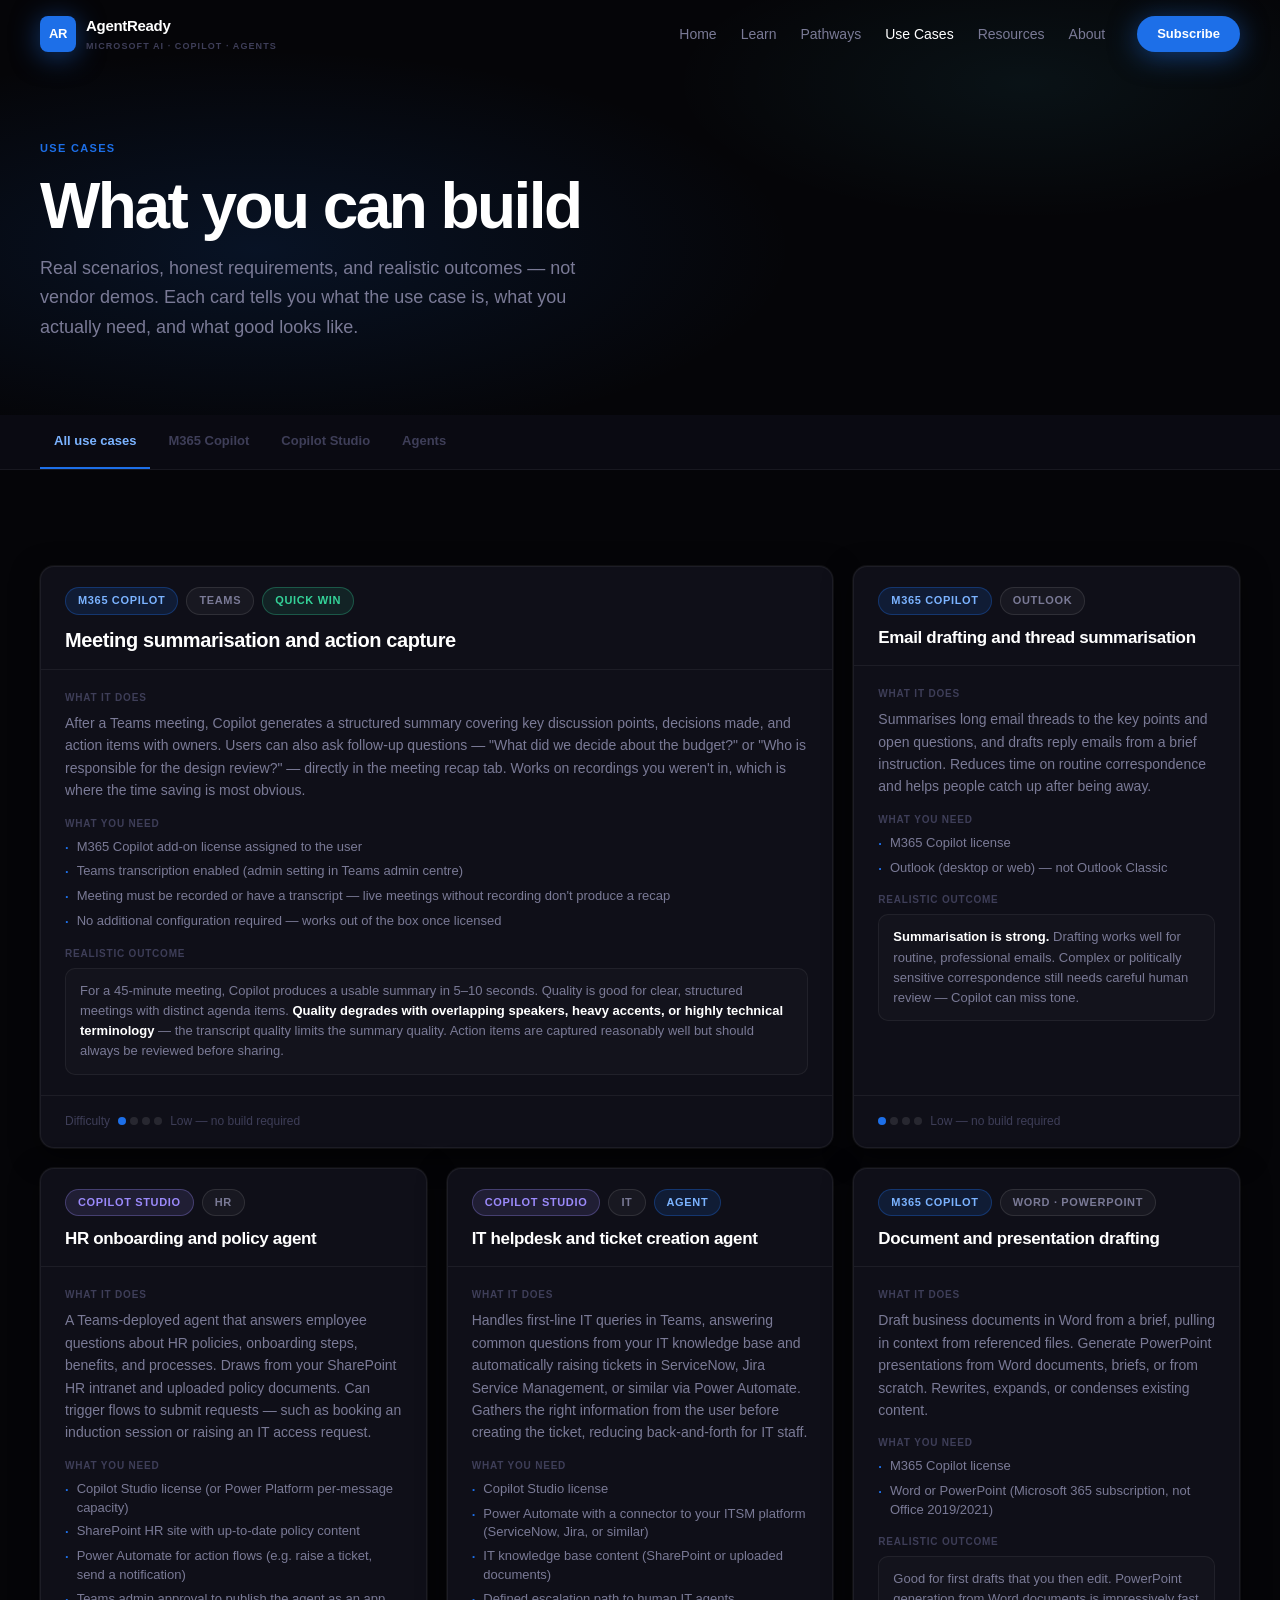
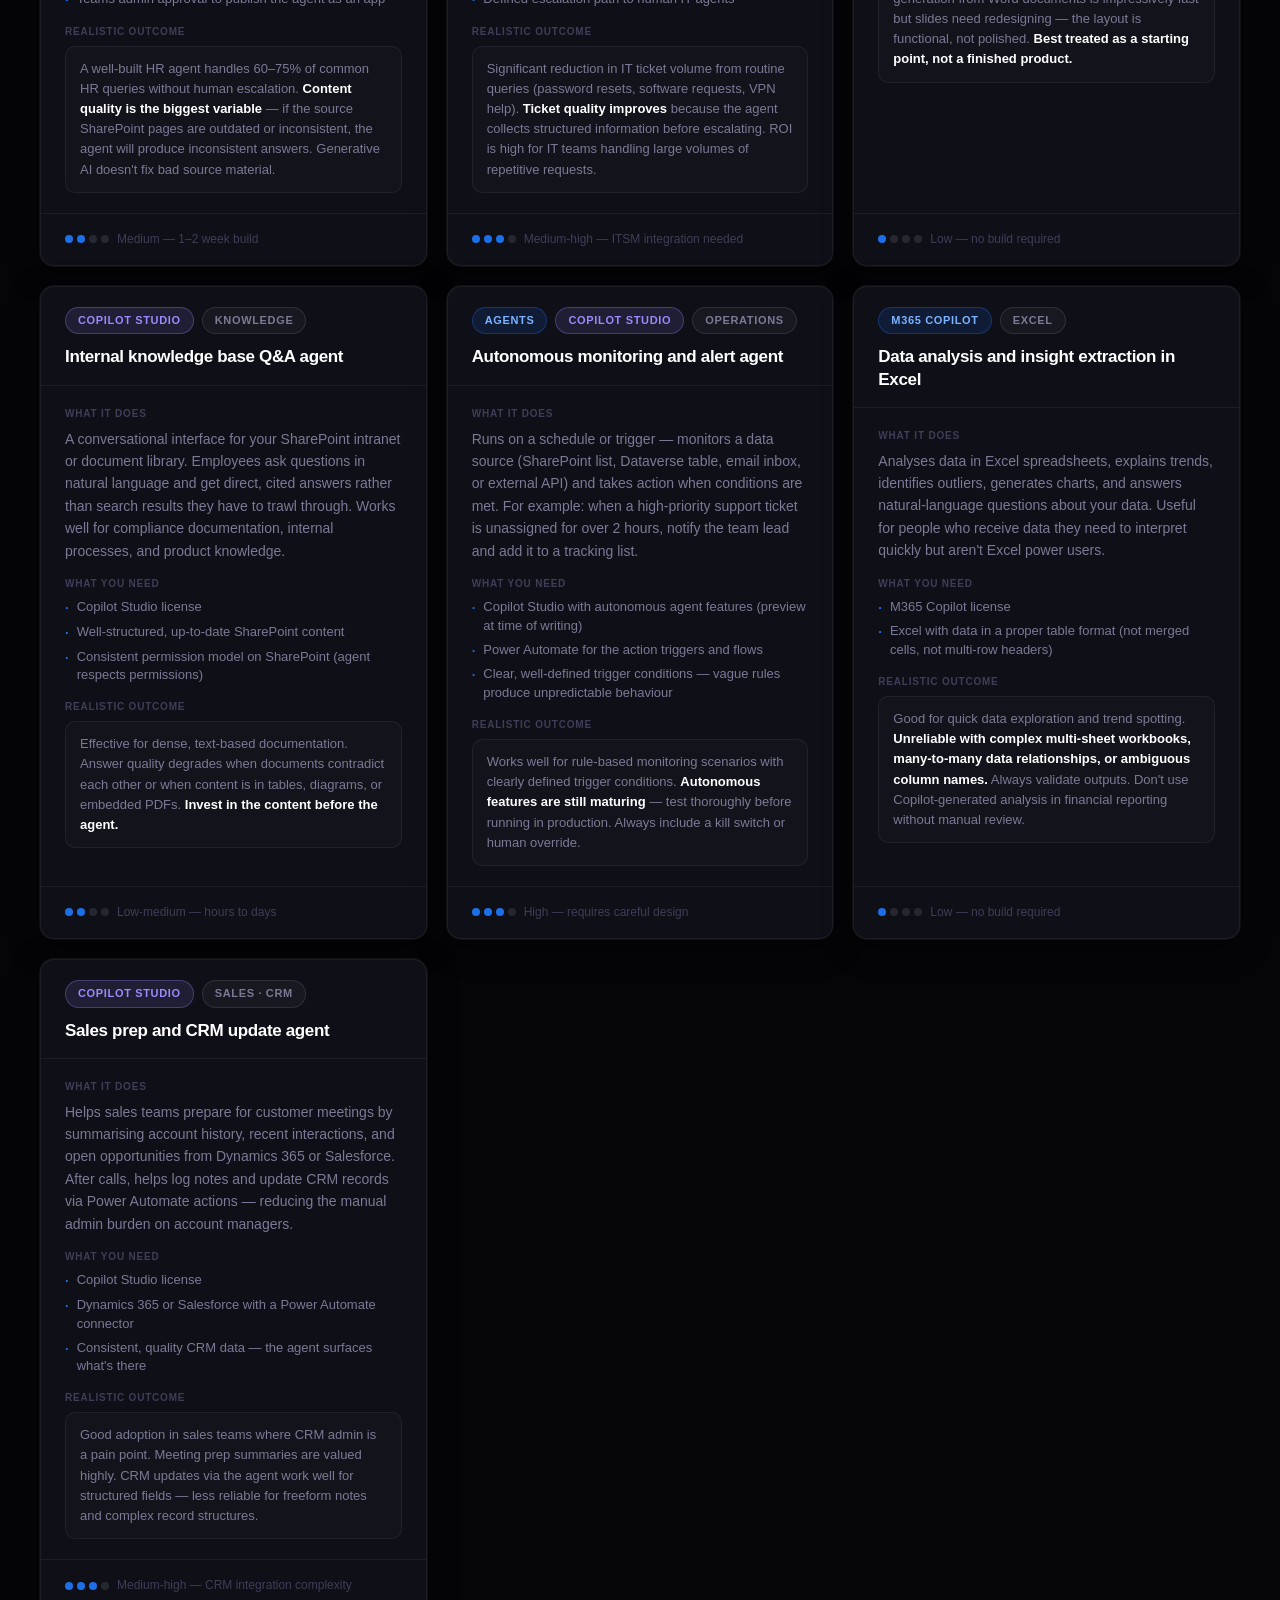
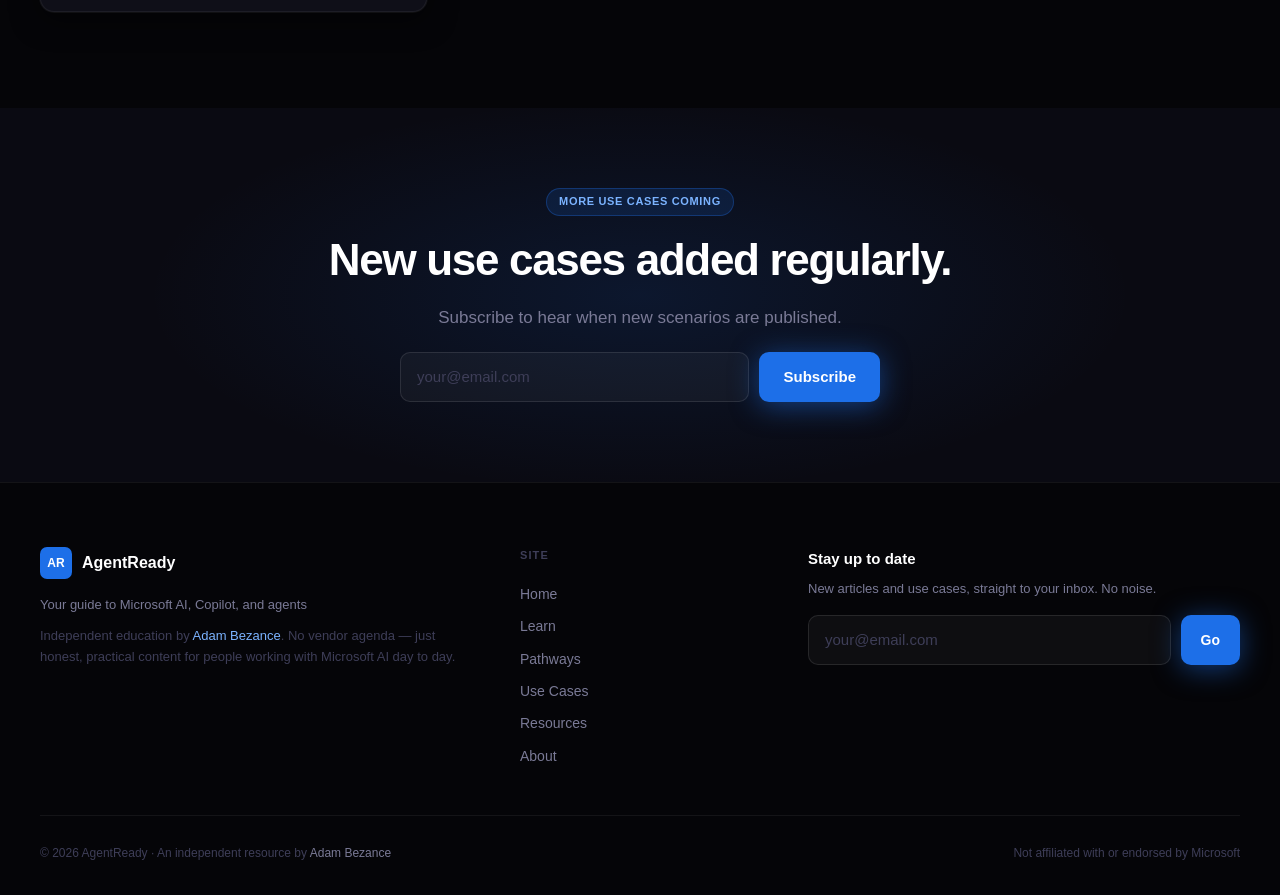
<file: agentready/use-cases.html>
<!DOCTYPE html>
<html lang="en">
<head>
<meta charset="UTF-8">
<meta name="viewport" content="width=device-width, initial-scale=1.0">
<title>Use Cases — AgentReady</title>
<meta name="description" content="Real-world Microsoft AI use cases. Meeting summarisation, HR agents, IT helpdesk agents, and more — with what you need and what realistic outcomes look like.">
<link rel="stylesheet" href="styles.css">
<style>
/* ── Filter bar ────────────────────────────────────────────── */
.filter-bar {
  background: var(--base); border-bottom: 1px solid var(--border);
  padding: 0 var(--pad-x);
  position: sticky; top: var(--nav-h); z-index: 50;
}
.filter-bar-inner {
  max-width: var(--wide); margin: 0 auto;
  display: flex; gap: 4px; align-items: center; overflow-x: auto;
  scrollbar-width: none;
}
.filter-bar-inner::-webkit-scrollbar { display: none; }
.filter-btn {
  font-size: 13px; font-weight: 600; color: var(--fg-3);
  background: none; border: none; cursor: pointer;
  padding: 16px 14px; white-space: nowrap;
  border-bottom: 2px solid transparent;
  transition: color var(--t-fast) var(--ease), border-color var(--t-fast) var(--ease);
}
.filter-btn:hover   { color: var(--fg-2); }
.filter-btn.on      { color: var(--blue-lt); border-bottom-color: var(--blue); }

/* ── Use case grid ─────────────────────────────────────────── */
.uc-grid {
  display: grid; grid-template-columns: repeat(3, 1fr); gap: 20px;
  margin-top: 0;
}
.uc-card { padding: 0; overflow: hidden; display: flex; flex-direction: column; }
.uc-card-header { padding: 20px 24px 16px; border-bottom: 1px solid var(--border); }
.uc-card-body   { padding: 20px 24px; display: flex; flex-direction: column; gap: 14px; flex: 1; }
.uc-card-footer { padding: 16px 24px; border-top: 1px solid var(--border); margin-top: auto; }

.uc-tags { display: flex; gap: 8px; flex-wrap: wrap; margin-bottom: 12px; }
.uc-name { font-size: 17px; font-weight: 700; color: var(--fg); line-height: 1.3; letter-spacing: -0.02em; }

.uc-section-label {
  font-size: 10px; font-weight: 700; letter-spacing: 0.08em;
  text-transform: uppercase; color: var(--fg-3); margin-bottom: 6px;
}
.uc-desc { font-size: 14px; color: var(--fg-2); line-height: 1.6; }
.uc-desc strong { color: var(--fg); font-weight: 600; }

.uc-reqs { display: flex; flex-direction: column; gap: 5px; }
.uc-req {
  display: flex; gap: 8px; align-items: flex-start;
  font-size: 13px; color: var(--fg-2); line-height: 1.45;
}
.uc-req::before { content: '·'; color: var(--blue); font-weight: 800; flex-shrink: 0; margin-top: 1px; }

.uc-outcome {
  padding: 12px 14px; border-radius: var(--r-md);
  background: rgba(255,255,255,0.02); border: 1px solid var(--border);
  font-size: 13px; color: var(--fg-2); line-height: 1.55;
}
.uc-outcome strong { color: var(--fg); font-weight: 600; }

.uc-difficulty {
  display: flex; align-items: center; gap: 8px;
  font-size: 12px; color: var(--fg-3);
}
.difficulty-dots { display: flex; gap: 4px; }
.difficulty-dot {
  width: 8px; height: 8px; border-radius: 50%;
  background: var(--border-md);
}
.difficulty-dot.filled { background: var(--blue); }

/* Highlight card */
.uc-card.featured-uc {
  grid-column: span 2;
}
.uc-card.featured-uc .uc-name { font-size: 20px; }

@media (max-width: 900px) {
  .uc-grid { grid-template-columns: 1fr 1fr; }
  .uc-card.featured-uc { grid-column: span 2; }
}
@media (max-width: 640px) {
  .uc-grid { grid-template-columns: 1fr; }
  .uc-card.featured-uc { grid-column: span 1; }
}
</style>
</head>
<body>

<!-- NAVIGATION -->
<nav class="nav" id="nav">
  <div class="nav-inner">
    <a class="nav-logo" href="index.html">
      <div class="nav-mark">AR</div>
      <div class="nav-identity">
        <span class="nav-name">AgentReady</span>
        <span class="nav-sub">Microsoft AI · Copilot · Agents</span>
      </div>
    </a>
    <div class="nav-links" id="nav-links">
      <a class="nav-link" href="index.html">Home</a>
      <a class="nav-link" href="learn.html">Learn</a>
      <a class="nav-link" href="pathways.html">Pathways</a>
      <a class="nav-link active" href="use-cases.html">Use Cases</a>
      <a class="nav-link" href="resources.html">Resources</a>
      <a class="nav-link" href="about.html">About</a>
      <a class="nav-cta" href="index.html#newsletter">Subscribe</a>
    </div>
    <button class="nav-toggle" id="nav-toggle" aria-label="Open menu">
      <span></span><span></span><span></span>
    </button>
  </div>
</nav>

<!-- PAGE HEADER -->
<div class="page-header">
  <div class="page-header-bg"></div>
  <div class="page-header-inner">
    <div class="eyebrow">Use Cases</div>
    <h1 class="page-title">What you can build</h1>
    <p class="page-desc">Real scenarios, honest requirements, and realistic outcomes — not vendor demos. Each card tells you what the use case is, what you actually need, and what good looks like.</p>
  </div>
</div>

<!-- FILTER BAR -->
<div class="filter-bar">
  <div class="filter-bar-inner">
    <button class="filter-btn on" data-filter="all">All use cases</button>
    <button class="filter-btn" data-filter="m365">M365 Copilot</button>
    <button class="filter-btn" data-filter="studio">Copilot Studio</button>
    <button class="filter-btn" data-filter="agent">Agents</button>
  </div>
</div>

<!-- USE CASES -->
<section class="section">
  <div class="section-inner">
    <div class="uc-grid" id="uc-grid">

      <!-- 1. Meeting Summarisation -->
      <div class="card uc-card featured-uc reveal" id="meeting-summary" data-tags="m365">
        <div class="uc-card-header">
          <div class="uc-tags">
            <span class="pill pill-blue">M365 Copilot</span>
            <span class="pill pill-neutral">Teams</span>
            <span class="pill pill-green">Quick win</span>
          </div>
          <div class="uc-name">Meeting summarisation and action capture</div>
        </div>
        <div class="uc-card-body">
          <div>
            <div class="uc-section-label">What it does</div>
            <p class="uc-desc">After a Teams meeting, Copilot generates a structured summary covering key discussion points, decisions made, and action items with owners. Users can also ask follow-up questions — "What did we decide about the budget?" or "Who is responsible for the design review?" — directly in the meeting recap tab. Works on recordings you weren't in, which is where the time saving is most obvious.</p>
          </div>
          <div>
            <div class="uc-section-label">What you need</div>
            <div class="uc-reqs">
              <div class="uc-req">M365 Copilot add-on license assigned to the user</div>
              <div class="uc-req">Teams transcription enabled (admin setting in Teams admin centre)</div>
              <div class="uc-req">Meeting must be recorded or have a transcript — live meetings without recording don't produce a recap</div>
              <div class="uc-req">No additional configuration required — works out of the box once licensed</div>
            </div>
          </div>
          <div>
            <div class="uc-section-label">Realistic outcome</div>
            <div class="uc-outcome">For a 45-minute meeting, Copilot produces a usable summary in 5–10 seconds. Quality is good for clear, structured meetings with distinct agenda items. <strong>Quality degrades with overlapping speakers, heavy accents, or highly technical terminology</strong> — the transcript quality limits the summary quality. Action items are captured reasonably well but should always be reviewed before sharing.</div>
          </div>
        </div>
        <div class="uc-card-footer">
          <div class="uc-difficulty">
            <span>Difficulty</span>
            <div class="difficulty-dots">
              <div class="difficulty-dot filled"></div><div class="difficulty-dot"></div><div class="difficulty-dot"></div><div class="difficulty-dot"></div>
            </div>
            <span>Low — no build required</span>
          </div>
        </div>
      </div>

      <!-- 2. Email Drafting -->
      <div class="card uc-card reveal reveal-d1" data-tags="m365">
        <div class="uc-card-header">
          <div class="uc-tags">
            <span class="pill pill-blue">M365 Copilot</span>
            <span class="pill pill-neutral">Outlook</span>
          </div>
          <div class="uc-name">Email drafting and thread summarisation</div>
        </div>
        <div class="uc-card-body">
          <div>
            <div class="uc-section-label">What it does</div>
            <p class="uc-desc">Summarises long email threads to the key points and open questions, and drafts reply emails from a brief instruction. Reduces time on routine correspondence and helps people catch up after being away.</p>
          </div>
          <div>
            <div class="uc-section-label">What you need</div>
            <div class="uc-reqs">
              <div class="uc-req">M365 Copilot license</div>
              <div class="uc-req">Outlook (desktop or web) — not Outlook Classic</div>
            </div>
          </div>
          <div>
            <div class="uc-section-label">Realistic outcome</div>
            <div class="uc-outcome"><strong>Summarisation is strong.</strong> Drafting works well for routine, professional emails. Complex or politically sensitive correspondence still needs careful human review — Copilot can miss tone.</div>
          </div>
        </div>
        <div class="uc-card-footer">
          <div class="uc-difficulty">
            <div class="difficulty-dots">
              <div class="difficulty-dot filled"></div><div class="difficulty-dot"></div><div class="difficulty-dot"></div><div class="difficulty-dot"></div>
            </div>
            <span style="font-size:12px;color:var(--fg-3)">Low — no build required</span>
          </div>
        </div>
      </div>

      <!-- 3. HR Onboarding Agent -->
      <div class="card uc-card reveal" data-tags="studio agent" id="hr-agent">
        <div class="uc-card-header">
          <div class="uc-tags">
            <span class="pill pill-violet">Copilot Studio</span>
            <span class="pill pill-neutral">HR</span>
          </div>
          <div class="uc-name">HR onboarding and policy agent</div>
        </div>
        <div class="uc-card-body">
          <div>
            <div class="uc-section-label">What it does</div>
            <p class="uc-desc">A Teams-deployed agent that answers employee questions about HR policies, onboarding steps, benefits, and processes. Draws from your SharePoint HR intranet and uploaded policy documents. Can trigger flows to submit requests — such as booking an induction session or raising an IT access request.</p>
          </div>
          <div>
            <div class="uc-section-label">What you need</div>
            <div class="uc-reqs">
              <div class="uc-req">Copilot Studio license (or Power Platform per-message capacity)</div>
              <div class="uc-req">SharePoint HR site with up-to-date policy content</div>
              <div class="uc-req">Power Automate for action flows (e.g. raise a ticket, send a notification)</div>
              <div class="uc-req">Teams admin approval to publish the agent as an app</div>
            </div>
          </div>
          <div>
            <div class="uc-section-label">Realistic outcome</div>
            <div class="uc-outcome">A well-built HR agent handles 60–75% of common HR queries without human escalation. <strong>Content quality is the biggest variable</strong> — if the source SharePoint pages are outdated or inconsistent, the agent will produce inconsistent answers. Generative AI doesn't fix bad source material.</div>
          </div>
        </div>
        <div class="uc-card-footer">
          <div class="uc-difficulty">
            <div class="difficulty-dots">
              <div class="difficulty-dot filled"></div><div class="difficulty-dot filled"></div><div class="difficulty-dot"></div><div class="difficulty-dot"></div>
            </div>
            <span style="font-size:12px;color:var(--fg-3)">Medium — 1–2 week build</span>
          </div>
        </div>
      </div>

      <!-- 4. IT Helpdesk Agent -->
      <div class="card uc-card reveal reveal-d1" data-tags="studio agent" id="it-helpdesk">
        <div class="uc-card-header">
          <div class="uc-tags">
            <span class="pill pill-violet">Copilot Studio</span>
            <span class="pill pill-neutral">IT</span>
            <span class="pill pill-blue">Agent</span>
          </div>
          <div class="uc-name">IT helpdesk and ticket creation agent</div>
        </div>
        <div class="uc-card-body">
          <div>
            <div class="uc-section-label">What it does</div>
            <p class="uc-desc">Handles first-line IT queries in Teams, answering common questions from your IT knowledge base and automatically raising tickets in ServiceNow, Jira Service Management, or similar via Power Automate. Gathers the right information from the user before creating the ticket, reducing back-and-forth for IT staff.</p>
          </div>
          <div>
            <div class="uc-section-label">What you need</div>
            <div class="uc-reqs">
              <div class="uc-req">Copilot Studio license</div>
              <div class="uc-req">Power Automate with a connector to your ITSM platform (ServiceNow, Jira, or similar)</div>
              <div class="uc-req">IT knowledge base content (SharePoint or uploaded documents)</div>
              <div class="uc-req">Defined escalation path to human IT agents</div>
            </div>
          </div>
          <div>
            <div class="uc-section-label">Realistic outcome</div>
            <div class="uc-outcome">Significant reduction in IT ticket volume from routine queries (password resets, software requests, VPN help). <strong>Ticket quality improves</strong> because the agent collects structured information before escalating. ROI is high for IT teams handling large volumes of repetitive requests.</div>
          </div>
        </div>
        <div class="uc-card-footer">
          <div class="uc-difficulty">
            <div class="difficulty-dots">
              <div class="difficulty-dot filled"></div><div class="difficulty-dot filled"></div><div class="difficulty-dot filled"></div><div class="difficulty-dot"></div>
            </div>
            <span style="font-size:12px;color:var(--fg-3)">Medium-high — ITSM integration needed</span>
          </div>
        </div>
      </div>

      <!-- 5. Document Generation -->
      <div class="card uc-card reveal" data-tags="m365">
        <div class="uc-card-header">
          <div class="uc-tags">
            <span class="pill pill-blue">M365 Copilot</span>
            <span class="pill pill-neutral">Word · PowerPoint</span>
          </div>
          <div class="uc-name">Document and presentation drafting</div>
        </div>
        <div class="uc-card-body">
          <div>
            <div class="uc-section-label">What it does</div>
            <p class="uc-desc">Draft business documents in Word from a brief, pulling in context from referenced files. Generate PowerPoint presentations from Word documents, briefs, or from scratch. Rewrites, expands, or condenses existing content.</p>
          </div>
          <div>
            <div class="uc-section-label">What you need</div>
            <div class="uc-reqs">
              <div class="uc-req">M365 Copilot license</div>
              <div class="uc-req">Word or PowerPoint (Microsoft 365 subscription, not Office 2019/2021)</div>
            </div>
          </div>
          <div>
            <div class="uc-section-label">Realistic outcome</div>
            <div class="uc-outcome">Good for first drafts that you then edit. PowerPoint generation from Word documents is impressively fast but slides need redesigning — the layout is functional, not polished. <strong>Best treated as a starting point, not a finished product.</strong></div>
          </div>
        </div>
        <div class="uc-card-footer">
          <div class="uc-difficulty">
            <div class="difficulty-dots">
              <div class="difficulty-dot filled"></div><div class="difficulty-dot"></div><div class="difficulty-dot"></div><div class="difficulty-dot"></div>
            </div>
            <span style="font-size:12px;color:var(--fg-3)">Low — no build required</span>
          </div>
        </div>
      </div>

      <!-- 6. Knowledge Base Q&A Agent -->
      <div class="card uc-card reveal reveal-d1" data-tags="studio agent">
        <div class="uc-card-header">
          <div class="uc-tags">
            <span class="pill pill-violet">Copilot Studio</span>
            <span class="pill pill-neutral">Knowledge</span>
          </div>
          <div class="uc-name">Internal knowledge base Q&A agent</div>
        </div>
        <div class="uc-card-body">
          <div>
            <div class="uc-section-label">What it does</div>
            <p class="uc-desc">A conversational interface for your SharePoint intranet or document library. Employees ask questions in natural language and get direct, cited answers rather than search results they have to trawl through. Works well for compliance documentation, internal processes, and product knowledge.</p>
          </div>
          <div>
            <div class="uc-section-label">What you need</div>
            <div class="uc-reqs">
              <div class="uc-req">Copilot Studio license</div>
              <div class="uc-req">Well-structured, up-to-date SharePoint content</div>
              <div class="uc-req">Consistent permission model on SharePoint (agent respects permissions)</div>
            </div>
          </div>
          <div>
            <div class="uc-section-label">Realistic outcome</div>
            <div class="uc-outcome">Effective for dense, text-based documentation. Answer quality degrades when documents contradict each other or when content is in tables, diagrams, or embedded PDFs. <strong>Invest in the content before the agent.</strong></div>
          </div>
        </div>
        <div class="uc-card-footer">
          <div class="uc-difficulty">
            <div class="difficulty-dots">
              <div class="difficulty-dot filled"></div><div class="difficulty-dot filled"></div><div class="difficulty-dot"></div><div class="difficulty-dot"></div>
            </div>
            <span style="font-size:12px;color:var(--fg-3)">Low-medium — hours to days</span>
          </div>
        </div>
      </div>

      <!-- 7. Autonomous Monitoring Agent -->
      <div class="card uc-card reveal" data-tags="agent studio">
        <div class="uc-card-header">
          <div class="uc-tags">
            <span class="pill pill-blue">Agents</span>
            <span class="pill pill-violet">Copilot Studio</span>
            <span class="pill pill-neutral">Operations</span>
          </div>
          <div class="uc-name">Autonomous monitoring and alert agent</div>
        </div>
        <div class="uc-card-body">
          <div>
            <div class="uc-section-label">What it does</div>
            <p class="uc-desc">Runs on a schedule or trigger — monitors a data source (SharePoint list, Dataverse table, email inbox, or external API) and takes action when conditions are met. For example: when a high-priority support ticket is unassigned for over 2 hours, notify the team lead and add it to a tracking list.</p>
          </div>
          <div>
            <div class="uc-section-label">What you need</div>
            <div class="uc-reqs">
              <div class="uc-req">Copilot Studio with autonomous agent features (preview at time of writing)</div>
              <div class="uc-req">Power Automate for the action triggers and flows</div>
              <div class="uc-req">Clear, well-defined trigger conditions — vague rules produce unpredictable behaviour</div>
            </div>
          </div>
          <div>
            <div class="uc-section-label">Realistic outcome</div>
            <div class="uc-outcome">Works well for rule-based monitoring scenarios with clearly defined trigger conditions. <strong>Autonomous features are still maturing</strong> — test thoroughly before running in production. Always include a kill switch or human override.</div>
          </div>
        </div>
        <div class="uc-card-footer">
          <div class="uc-difficulty">
            <div class="difficulty-dots">
              <div class="difficulty-dot filled"></div><div class="difficulty-dot filled"></div><div class="difficulty-dot filled"></div><div class="difficulty-dot"></div>
            </div>
            <span style="font-size:12px;color:var(--fg-3)">High — requires careful design</span>
          </div>
        </div>
      </div>

      <!-- 8. Excel Data Analysis -->
      <div class="card uc-card reveal reveal-d1" data-tags="m365">
        <div class="uc-card-header">
          <div class="uc-tags">
            <span class="pill pill-blue">M365 Copilot</span>
            <span class="pill pill-neutral">Excel</span>
          </div>
          <div class="uc-name">Data analysis and insight extraction in Excel</div>
        </div>
        <div class="uc-card-body">
          <div>
            <div class="uc-section-label">What it does</div>
            <p class="uc-desc">Analyses data in Excel spreadsheets, explains trends, identifies outliers, generates charts, and answers natural-language questions about your data. Useful for people who receive data they need to interpret quickly but aren't Excel power users.</p>
          </div>
          <div>
            <div class="uc-section-label">What you need</div>
            <div class="uc-reqs">
              <div class="uc-req">M365 Copilot license</div>
              <div class="uc-req">Excel with data in a proper table format (not merged cells, not multi-row headers)</div>
            </div>
          </div>
          <div>
            <div class="uc-section-label">Realistic outcome</div>
            <div class="uc-outcome">Good for quick data exploration and trend spotting. <strong>Unreliable with complex multi-sheet workbooks, many-to-many data relationships, or ambiguous column names.</strong> Always validate outputs. Don't use Copilot-generated analysis in financial reporting without manual review.</div>
          </div>
        </div>
        <div class="uc-card-footer">
          <div class="uc-difficulty">
            <div class="difficulty-dots">
              <div class="difficulty-dot filled"></div><div class="difficulty-dot"></div><div class="difficulty-dot"></div><div class="difficulty-dot"></div>
            </div>
            <span style="font-size:12px;color:var(--fg-3)">Low — no build required</span>
          </div>
        </div>
      </div>

      <!-- 9. Sales / CRM Agent -->
      <div class="card uc-card reveal" data-tags="studio agent">
        <div class="uc-card-header">
          <div class="uc-tags">
            <span class="pill pill-violet">Copilot Studio</span>
            <span class="pill pill-neutral">Sales · CRM</span>
          </div>
          <div class="uc-name">Sales prep and CRM update agent</div>
        </div>
        <div class="uc-card-body">
          <div>
            <div class="uc-section-label">What it does</div>
            <p class="uc-desc">Helps sales teams prepare for customer meetings by summarising account history, recent interactions, and open opportunities from Dynamics 365 or Salesforce. After calls, helps log notes and update CRM records via Power Automate actions — reducing the manual admin burden on account managers.</p>
          </div>
          <div>
            <div class="uc-section-label">What you need</div>
            <div class="uc-reqs">
              <div class="uc-req">Copilot Studio license</div>
              <div class="uc-req">Dynamics 365 or Salesforce with a Power Automate connector</div>
              <div class="uc-req">Consistent, quality CRM data — the agent surfaces what's there</div>
            </div>
          </div>
          <div>
            <div class="uc-section-label">Realistic outcome</div>
            <div class="uc-outcome">Good adoption in sales teams where CRM admin is a pain point. Meeting prep summaries are valued highly. CRM updates via the agent work well for structured fields — less reliable for freeform notes and complex record structures.</div>
          </div>
        </div>
        <div class="uc-card-footer">
          <div class="uc-difficulty">
            <div class="difficulty-dots">
              <div class="difficulty-dot filled"></div><div class="difficulty-dot filled"></div><div class="difficulty-dot filled"></div><div class="difficulty-dot"></div>
            </div>
            <span style="font-size:12px;color:var(--fg-3)">Medium-high — CRM integration complexity</span>
          </div>
        </div>
      </div>

    </div><!-- /uc-grid -->
  </div>
</section>

<!-- NEWSLETTER CTA -->
<section class="cta-band" id="newsletter">
  <div class="cta-band-bg"></div>
  <div class="cta-band-inner reveal">
    <div class="pill pill-blue">More use cases coming</div>
    <h2 class="cta-title">New use cases added regularly.</h2>
    <p class="cta-sub">Subscribe to hear when new scenarios are published.</p>
    <form class="nl-form" style="max-width:480px;width:100%" onsubmit="return false;">
      <input class="nl-input" type="email" placeholder="your@email.com" required>
      <button class="nl-btn" type="submit">Subscribe</button>
    </form>
  </div>
</section>

<!-- FOOTER -->
<footer>
  <div class="footer-inner">
    <div>
      <div class="footer-logo">
        <div class="footer-mark">AR</div>
        <span class="footer-wordmark">AgentReady</span>
      </div>
      <div class="footer-tagline">Your guide to Microsoft AI, Copilot, and agents</div>
      <p class="footer-desc">Independent education by <a href="about.html">Adam Bezance</a>. No vendor agenda — just honest, practical content for people working with Microsoft AI day to day.</p>
    </div>
    <div>
      <div class="footer-nav-title">Site</div>
      <div class="footer-nav-links">
        <a href="index.html">Home</a>
        <a href="learn.html">Learn</a>
        <a href="pathways.html">Pathways</a>
        <a href="use-cases.html">Use Cases</a>
        <a href="resources.html">Resources</a>
        <a href="about.html">About</a>
      </div>
    </div>
    <div>
      <div class="footer-nl-title">Stay up to date</div>
      <div class="footer-nl-desc">New articles and use cases, straight to your inbox. No noise.</div>
      <form class="nl-form" onsubmit="return false;">
        <input class="nl-input" type="email" placeholder="your@email.com" required>
        <button class="nl-btn" type="submit" style="padding:12px 20px;font-size:14px">Go</button>
      </form>
    </div>
  </div>
  <div class="footer-bottom">
    <span class="footer-copy">© 2026 AgentReady · An independent resource by <a href="about.html">Adam Bezance</a></span>
    <span class="footer-copy">Not affiliated with or endorsed by Microsoft</span>
  </div>
</footer>

<script>
  const nav = document.getElementById('nav');
  window.addEventListener('scroll', () => nav.classList.toggle('scrolled', window.scrollY > 30));
  const toggle = document.getElementById('nav-toggle');
  const links  = document.getElementById('nav-links');
  toggle?.addEventListener('click', () => links.classList.toggle('open'));
  const obs = new IntersectionObserver((entries) => {
    entries.forEach(e => { if (e.isIntersecting) { e.target.classList.add('visible'); obs.unobserve(e.target); }});
  }, { threshold: 0.08 });
  document.querySelectorAll('.reveal').forEach(el => obs.observe(el));

  // Filter
  const filterBtns = document.querySelectorAll('.filter-btn');
  const cards = document.querySelectorAll('.uc-card');
  filterBtns.forEach(btn => {
    btn.addEventListener('click', () => {
      filterBtns.forEach(b => b.classList.remove('on'));
      btn.classList.add('on');
      const f = btn.dataset.filter;
      cards.forEach(c => {
        const tags = c.dataset.tags || '';
        const show = f === 'all' || tags.includes(f);
        c.style.display = show ? '' : 'none';
      });
    });
  });
</script>
</body>
</html>
</file>
<file: agentready/styles.css>
/* ================================================================
   AgentReady — Shared Design System
   Palette: Obsidian & Electric Blue
   ================================================================ */

/* ── Reset ───────────────────────────────────────────────────── */
*, *::before, *::after { box-sizing: border-box; margin: 0; padding: 0; }
html { scroll-behavior: smooth; -webkit-text-size-adjust: 100%; }
img, svg { display: block; max-width: 100%; }
a { color: inherit; }
button, input, select, textarea { font: inherit; }

/* ── Design tokens ───────────────────────────────────────────── */
:root {
  /* Canvas */
  --canvas:    #050508;
  --base:      #0A0A12;
  --surface:   #0F0F18;
  --elevated:  #161625;

  /* Brand */
  --blue:      #1D6FE8;
  --blue-lt:   #7BB3FF;
  --blue-dim:  rgba(29, 111, 232, 0.14);
  --blue-brd:  rgba(29, 111, 232, 0.32);
  --cyan:      #50E6FF;
  --purple:    #7B5EA6;

  /* Borders */
  --border:    rgba(255, 255, 255, 0.06);
  --border-md: rgba(255, 255, 255, 0.10);
  --border-st: rgba(255, 255, 255, 0.16);

  /* Foreground */
  --fg:   #FFFFFF;
  --fg-2: #7A7A96;
  --fg-3: #3E3E58;

  /* Semantic */
  --gold:     #FFD700;
  --gold-bg:  rgba(255, 215, 0, 0.08);
  --gold-brd: rgba(255, 215, 0, 0.22);
  --green:    #34D399;
  --green-bg: rgba(52, 211, 153, 0.10);
  --violet:   #9B8AFB;

  /* Effects */
  --glow:       0 4px 28px rgba(29, 111, 232, 0.50);
  --glow-card:  0 0 0 1px rgba(255,255,255,0.05), 0 8px 28px rgba(0,0,0,0.50);
  --glow-hover: 0 0 0 1px rgba(29,111,232,0.35), 0 12px 36px rgba(0,0,0,0.55), 0 0 20px rgba(29,111,232,0.22);

  /* Typography */
  --font: 'Segoe UI', -apple-system, BlinkMacSystemFont, 'SF Pro Display', 'Helvetica Neue', Arial, sans-serif;
  --mono: 'Cascadia Code', 'Cascadia Mono', Consolas, 'Courier New', monospace;

  /* Layout */
  --max:     1400px;
  --wide:    1200px;
  --content: 960px;
  --narrow:  720px;
  --nav-h:   68px;
  --pad-x:   40px;

  /* Radius */
  --r-sm:   6px;
  --r-md:   10px;
  --r-lg:   14px;
  --r-xl:   20px;
  --r-full: 9999px;

  /* Motion */
  --ease:     cubic-bezier(0.4, 0, 0.2, 1);
  --ease-out: cubic-bezier(0.0, 0.0, 0.2, 1);
  --t-fast:   120ms;
  --t-base:   220ms;
  --t-slow:   380ms;
  --t-reveal: 600ms;
}

/* ── Base ────────────────────────────────────────────────────── */
body {
  font-family: var(--font);
  background: var(--canvas);
  color: var(--fg);
  line-height: 1.6;
  overflow-x: hidden;
  -webkit-font-smoothing: antialiased;
}

/* ── Navigation ──────────────────────────────────────────────── */
.nav {
  position: fixed; top: 0; left: 0; right: 0; z-index: 100;
  height: var(--nav-h);
  display: flex; align-items: center;
  transition: background var(--t-base) var(--ease),
              backdrop-filter var(--t-base) var(--ease);
}
.nav.scrolled {
  background: rgba(5, 5, 8, 0.92);
  backdrop-filter: blur(18px);
  -webkit-backdrop-filter: blur(18px);
  border-bottom: 1px solid var(--border);
}
.nav-inner {
  width: 100%; max-width: var(--max);
  margin: 0 auto; padding: 0 var(--pad-x);
  display: flex; align-items: center;
}
.nav-logo {
  display: flex; align-items: center; gap: 10px;
  text-decoration: none; margin-right: auto; flex-shrink: 0;
}
.nav-mark {
  width: 36px; height: 36px; border-radius: 8px;
  background: var(--blue); box-shadow: var(--glow);
  display: flex; align-items: center; justify-content: center;
  font-size: 13px; font-weight: 800; color: #fff;
  letter-spacing: -0.5px; flex-shrink: 0;
}
.nav-identity { display: flex; flex-direction: column; gap: 1px; }
.nav-name { font-size: 15px; font-weight: 700; color: var(--fg); letter-spacing: -0.02em; }
.nav-sub  { font-size: 9px;  font-weight: 700; letter-spacing: 0.12em; text-transform: uppercase; color: var(--fg-3); }
.nav-links { display: flex; align-items: center; gap: 24px; }
.nav-link {
  font-size: 14px; font-weight: 500; color: var(--fg-2);
  text-decoration: none;
  transition: color var(--t-fast) var(--ease);
  white-space: nowrap;
}
.nav-link:hover, .nav-link.active { color: var(--fg); }
.nav-cta {
  font-size: 13px; font-weight: 700; padding: 8px 20px;
  border-radius: var(--r-full); background: var(--blue);
  color: #fff; text-decoration: none; box-shadow: var(--glow);
  transition: opacity var(--t-base) var(--ease), transform var(--t-base) var(--ease);
  white-space: nowrap; margin-left: 8px;
}
.nav-cta:hover { opacity: 0.88; transform: translateY(-1px); }

/* Mobile hamburger */
.nav-toggle {
  display: none; flex-direction: column; gap: 5px; cursor: pointer;
  background: none; border: none; padding: 4px; margin-left: 16px;
}
.nav-toggle span {
  display: block; width: 22px; height: 2px;
  background: var(--fg-2); border-radius: 2px;
  transition: all var(--t-base) var(--ease);
}

/* ── Layout helpers ──────────────────────────────────────────── */
.section     { padding: 96px var(--pad-x); }
.section-alt { background: var(--base); }

.section-inner         { max-width: var(--wide);    margin: 0 auto; }
.section-inner-content { max-width: var(--content); margin: 0 auto; }
.section-inner-narrow  { max-width: var(--narrow);  margin: 0 auto; }

.section-header { display: flex; flex-direction: column; gap: 12px; margin-bottom: 48px; }
.section-header.centered { text-align: center; align-items: center; }

.eyebrow {
  font-size: 11px; font-weight: 700; letter-spacing: 0.12em;
  text-transform: uppercase; color: var(--blue);
}
.section-title {
  font-size: clamp(32px, 3.5vw, 48px); font-weight: 800;
  letter-spacing: -0.03em; line-height: 1.1; color: var(--fg);
}
.section-sub {
  font-size: 17px; color: var(--fg-2); line-height: 1.65; max-width: 560px;
}
.section-header.centered .section-sub { max-width: 640px; }

/* Page header (inner pages) */
.page-header {
  padding: calc(var(--nav-h) + 72px) var(--pad-x) 72px;
  background: var(--canvas); position: relative; overflow: hidden;
}
.page-header-bg {
  position: absolute; inset: 0; pointer-events: none;
  background:
    radial-gradient(ellipse 70% 80% at 20% 60%, rgba(29,111,232,0.13) 0%, transparent 60%),
    radial-gradient(ellipse 50% 60% at 80% 20%, rgba(80,230,255,0.06) 0%, transparent 55%);
}
.page-header-inner {
  position: relative; z-index: 1;
  max-width: var(--wide); margin: 0 auto;
  display: flex; flex-direction: column; gap: 16px;
}
.page-title {
  font-size: clamp(40px, 5vw, 64px); font-weight: 800;
  letter-spacing: -0.04em; line-height: 1.0; color: var(--fg);
}
.page-desc { font-size: 18px; color: var(--fg-2); line-height: 1.65; max-width: 580px; }

/* ── Buttons ─────────────────────────────────────────────────── */
.btn {
  display: inline-flex; align-items: center; gap: 8px;
  font-family: var(--font); cursor: pointer; border: none;
  text-decoration: none; white-space: nowrap;
  transition: all var(--t-base) var(--ease);
}
.btn-primary {
  padding: 13px 28px; border-radius: var(--r-md);
  background: var(--blue); color: #fff;
  font-size: 15px; font-weight: 700;
  box-shadow: var(--glow); letter-spacing: -0.01em;
}
.btn-primary:hover { opacity: 0.88; transform: translateY(-1px); }
.btn-secondary {
  padding: 13px 28px; border-radius: var(--r-md);
  background: rgba(255,255,255,0.04); color: var(--fg);
  font-size: 15px; font-weight: 600;
  border: 1px solid var(--border-st); letter-spacing: -0.01em;
}
.btn-secondary:hover { border-color: var(--blue-brd); transform: translateY(-1px); }
.btn-sm { padding: 9px 20px; font-size: 13px; }

/* ── Cards ───────────────────────────────────────────────────── */
.card {
  background: var(--surface);
  border: 1px solid var(--border);
  border-radius: var(--r-lg);
  box-shadow: var(--glow-card);
  transition: all var(--t-base) var(--ease);
}
a.card, .card-link {
  text-decoration: none; display: block; color: inherit;
}
a.card:hover, .card:hover {
  border-color: var(--blue-brd);
  transform: translateY(-3px);
  box-shadow: var(--glow-hover);
}

/* ── Pills ───────────────────────────────────────────────────── */
.pill {
  display: inline-flex; align-items: center;
  padding: 4px 12px; border-radius: var(--r-full);
  font-size: 11px; font-weight: 700;
  letter-spacing: 0.06em; text-transform: uppercase;
  border: 1px solid; white-space: nowrap;
}
.pill-blue    { background: var(--blue-dim); color: var(--blue-lt); border-color: var(--blue-brd); }
.pill-gold    { background: var(--gold-bg);  color: var(--gold);    border-color: var(--gold-brd); }
.pill-neutral { background: rgba(255,255,255,0.04); color: var(--fg-2); border-color: var(--border-md); }
.pill-green   { background: var(--green-bg); color: var(--green);   border-color: rgba(52,211,153,0.30); }
.pill-violet  { background: rgba(155,138,251,0.12); color: var(--violet); border-color: rgba(155,138,251,0.30); }

/* ── Newsletter form ─────────────────────────────────────────── */
.nl-form { display: flex; gap: 10px; flex-wrap: wrap; }
.nl-input {
  flex: 1; min-width: 220px; padding: 12px 16px;
  border-radius: var(--r-md); background: rgba(255,255,255,0.04);
  border: 1px solid var(--border-md); color: var(--fg);
  font-size: 15px; outline: none;
  transition: border-color var(--t-fast) var(--ease);
}
.nl-input::placeholder { color: var(--fg-3); }
.nl-input:focus { border-color: var(--blue-brd); }
.nl-btn {
  padding: 12px 24px; border-radius: var(--r-md);
  background: var(--blue); color: #fff;
  font-size: 15px; font-weight: 700; border: none; cursor: pointer;
  box-shadow: var(--glow); white-space: nowrap;
  transition: opacity var(--t-base) var(--ease), transform var(--t-base) var(--ease);
}
.nl-btn:hover { opacity: 0.88; transform: translateY(-1px); }

/* ── CTA band (newsletter) ───────────────────────────────────── */
.cta-band {
  padding: 80px var(--pad-x);
  background: var(--base); position: relative; overflow: hidden;
}
.cta-band-bg {
  position: absolute; inset: 0; pointer-events: none;
  background: radial-gradient(ellipse 55% 75% at 50% 50%, rgba(29,111,232,0.13) 0%, transparent 70%);
}
.cta-band-inner {
  position: relative; z-index: 1;
  max-width: var(--narrow); margin: 0 auto; text-align: center;
  display: flex; flex-direction: column; align-items: center; gap: 20px;
}
.cta-title {
  font-size: clamp(28px, 3.5vw, 44px); font-weight: 800;
  letter-spacing: -0.03em; line-height: 1.1; color: var(--fg);
}
.cta-sub { font-size: 17px; color: var(--fg-2); line-height: 1.65; }

/* ── Footer ──────────────────────────────────────────────────── */
footer {
  background: var(--canvas);
  border-top: 1px solid var(--border);
  padding: 64px var(--pad-x) 32px;
}
.footer-inner {
  max-width: var(--wide); margin: 0 auto;
  display: grid; grid-template-columns: 1.8fr 1fr 1.8fr; gap: 48px;
  padding-bottom: 48px; border-bottom: 1px solid var(--border);
}
.footer-logo { display: flex; align-items: center; gap: 10px; margin-bottom: 16px; }
.footer-mark {
  width: 32px; height: 32px; border-radius: 7px; background: var(--blue);
  display: flex; align-items: center; justify-content: center;
  font-size: 12px; font-weight: 800; color: #fff; flex-shrink: 0;
}
.footer-wordmark  { font-size: 16px; font-weight: 700; color: var(--fg); }
.footer-tagline   { font-size: 13px; color: var(--fg-2); margin-bottom: 10px; }
.footer-desc      { font-size: 13px; color: var(--fg-3); line-height: 1.6; }
.footer-desc a    { color: var(--blue-lt); text-decoration: none; }
.footer-desc a:hover { color: var(--fg); }
.footer-nav-title {
  font-size: 11px; font-weight: 700; letter-spacing: 0.10em;
  text-transform: uppercase; color: var(--fg-3); margin-bottom: 18px;
}
.footer-nav-links { display: flex; flex-direction: column; gap: 10px; }
.footer-nav-links a {
  font-size: 14px; color: var(--fg-2); text-decoration: none;
  transition: color var(--t-fast) var(--ease);
}
.footer-nav-links a:hover { color: var(--fg); }
.footer-nl-title { font-size: 15px; font-weight: 700; color: var(--fg); margin-bottom: 8px; }
.footer-nl-desc  { font-size: 13px; color: var(--fg-2); line-height: 1.55; margin-bottom: 16px; }
.footer-bottom {
  max-width: var(--wide); margin: 0 auto;
  padding-top: 28px; display: flex; justify-content: space-between;
  align-items: center; flex-wrap: wrap; gap: 12px;
}
.footer-copy { font-size: 12px; color: var(--fg-3); }
.footer-copy a { color: var(--fg-2); text-decoration: none; }
.footer-copy a:hover { color: var(--fg); }

/* ── Scroll reveal ───────────────────────────────────────────── */
@media (prefers-reduced-motion: no-preference) {
  .reveal {
    opacity: 0; transform: translateY(28px);
    transition: opacity var(--t-reveal) var(--ease-out),
                transform var(--t-reveal) var(--ease-out);
  }
  .reveal.visible { opacity: 1; transform: translateY(0); }
  .reveal-d1 { transition-delay: 100ms; }
  .reveal-d2 { transition-delay: 200ms; }
  .reveal-d3 { transition-delay: 320ms; }
}

/* ── Responsive ──────────────────────────────────────────────── */
@media (max-width: 1024px) {
  :root { --pad-x: 32px; }
}

@media (max-width: 768px) {
  :root { --pad-x: 24px; }
  .section { padding: 64px var(--pad-x); }
  .page-header { padding-top: calc(var(--nav-h) + 40px); padding-bottom: 48px; }
  .footer-inner { grid-template-columns: 1fr 1fr; }
  .footer-inner > *:first-child { grid-column: 1 / -1; }
}

@media (max-width: 640px) {
  :root { --pad-x: 20px; }
  .nav-links { display: none; }
  .nav-toggle { display: flex; }
  .nav-links.open {
    display: flex; flex-direction: column; align-items: flex-start;
    position: fixed; top: var(--nav-h); left: 0; right: 0;
    background: rgba(5,5,8,0.97); backdrop-filter: blur(18px);
    padding: 24px var(--pad-x) 36px; gap: 2px;
    border-bottom: 1px solid var(--border); z-index: 99;
  }
  .nav-links.open .nav-link { font-size: 16px; padding: 11px 0; width: 100%; }
  .nav-links.open .nav-cta {
    margin: 12px 0 0; width: 100%; text-align: center;
    display: flex; justify-content: center;
  }
  .section { padding: 56px var(--pad-x); }
  .footer-inner { grid-template-columns: 1fr; }
  .nl-form { flex-direction: column; }
  .nl-input, .nl-btn { width: 100%; }
  .btn { justify-content: center; }
}
</file>
